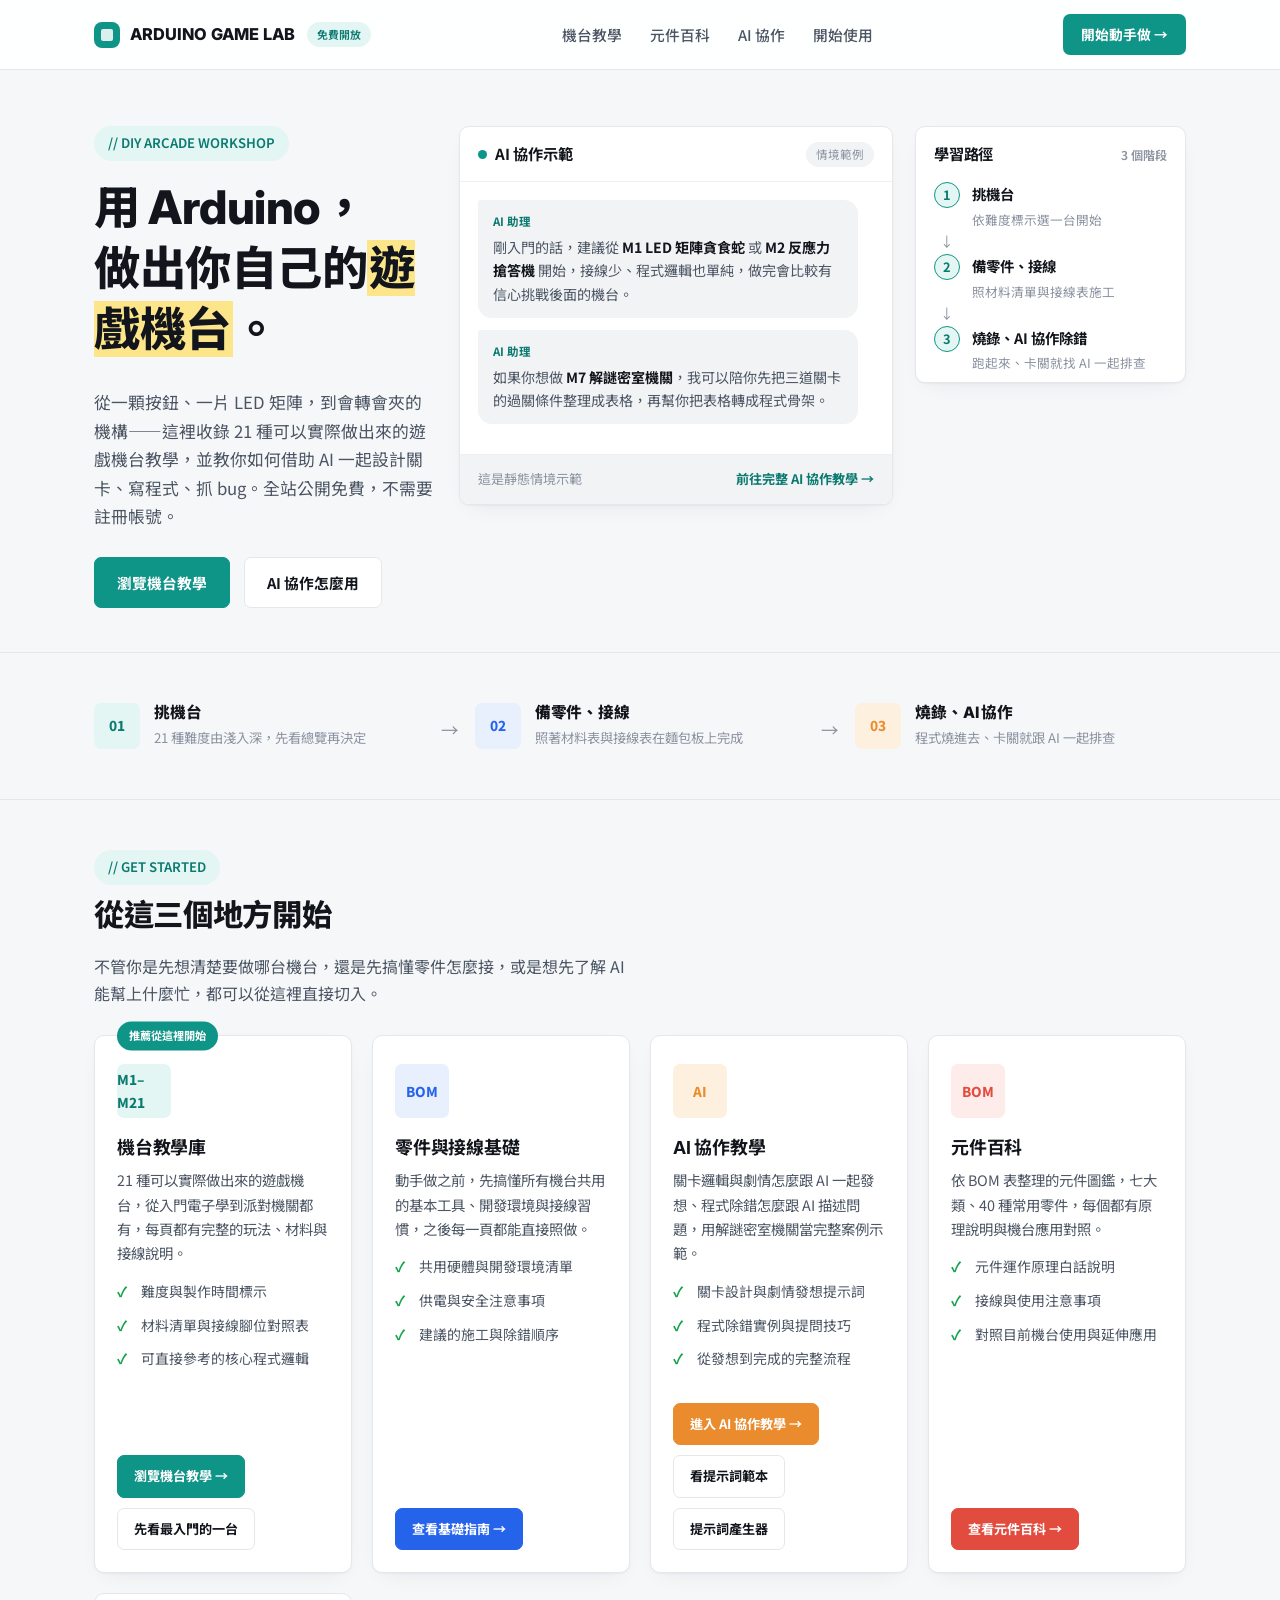
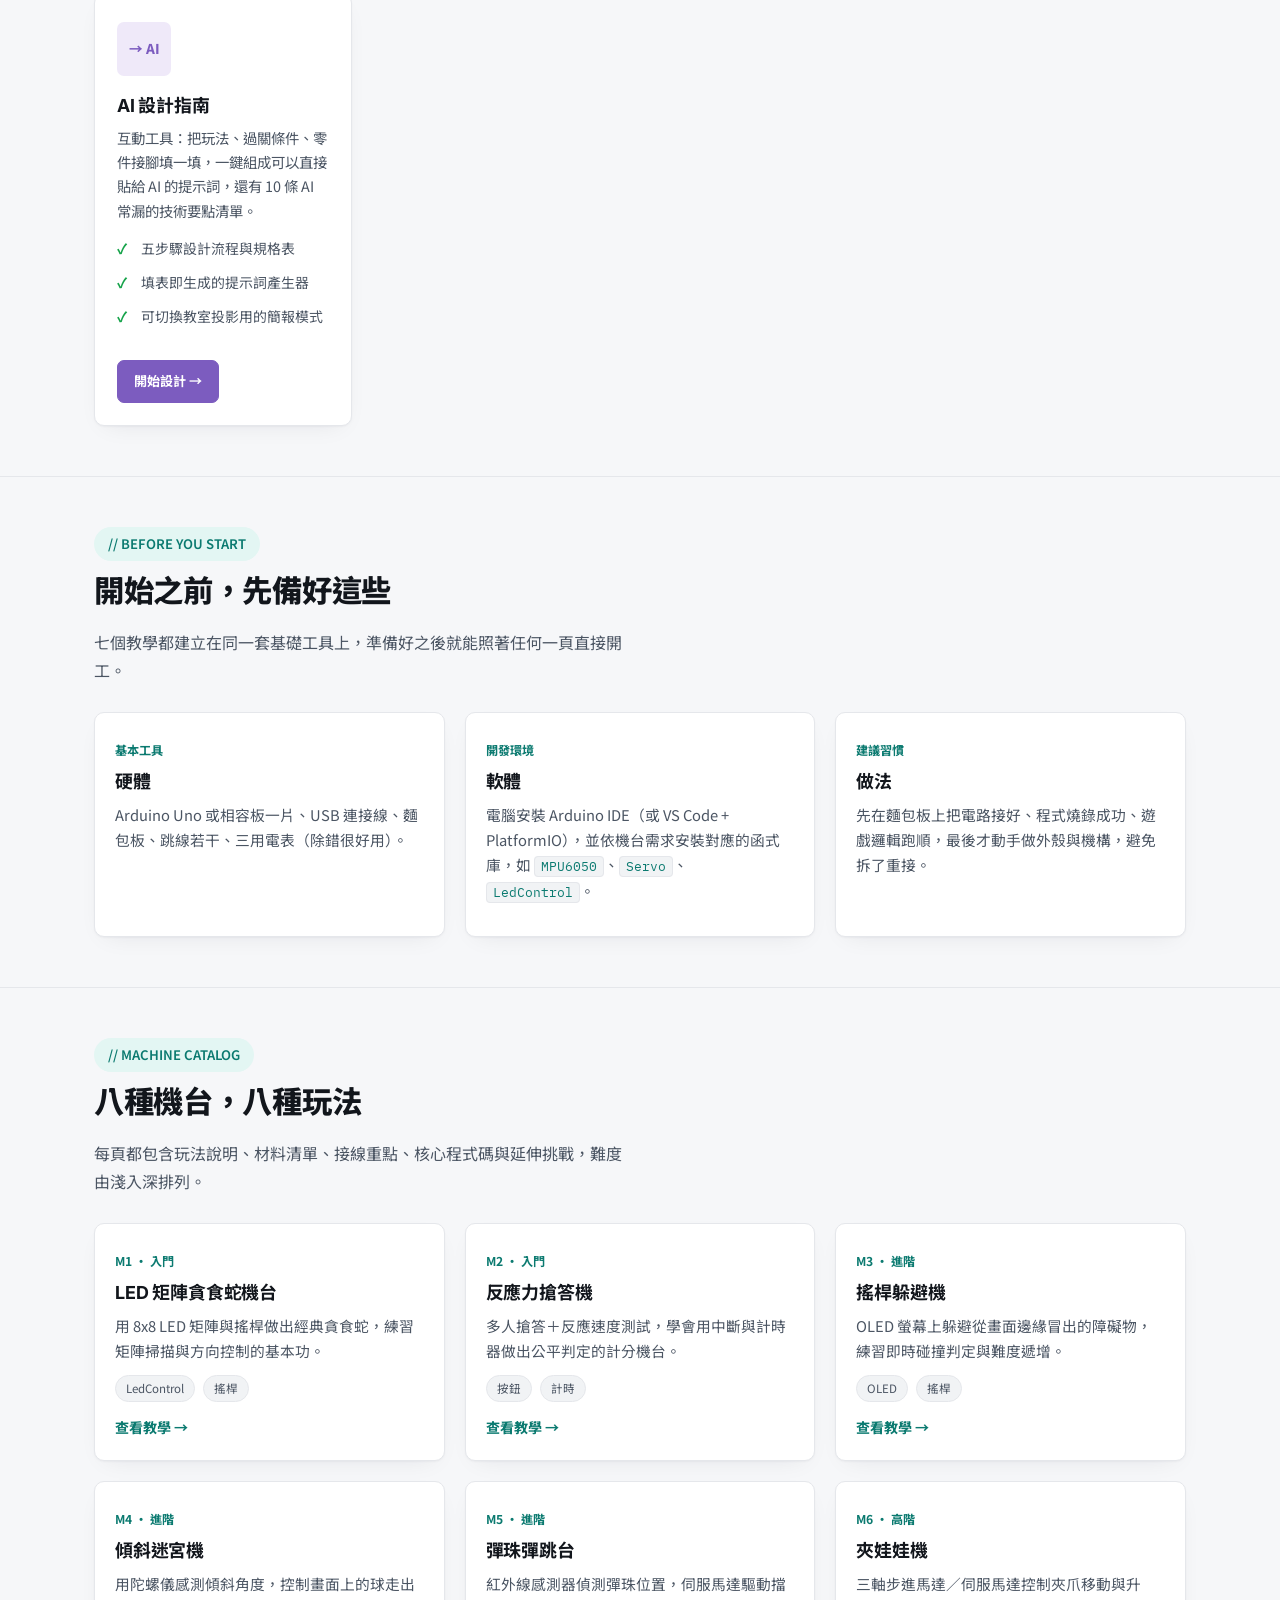
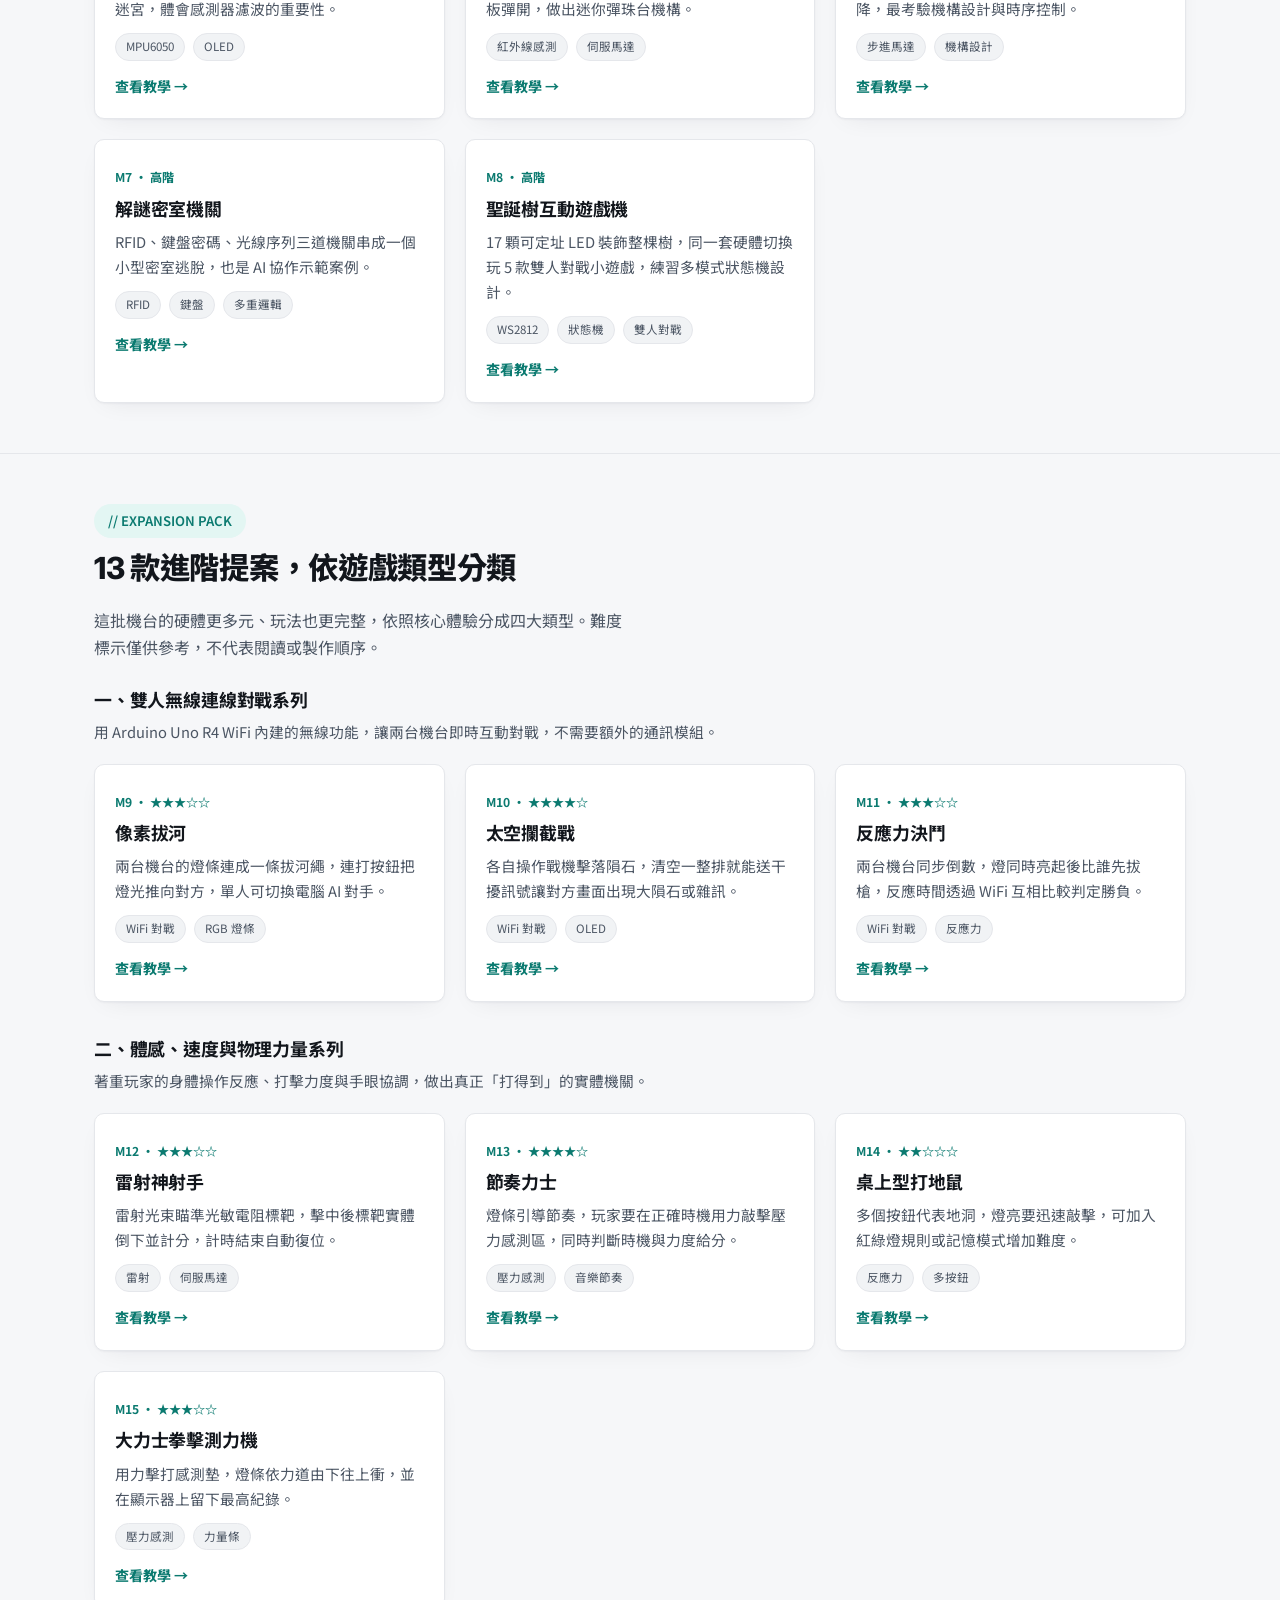
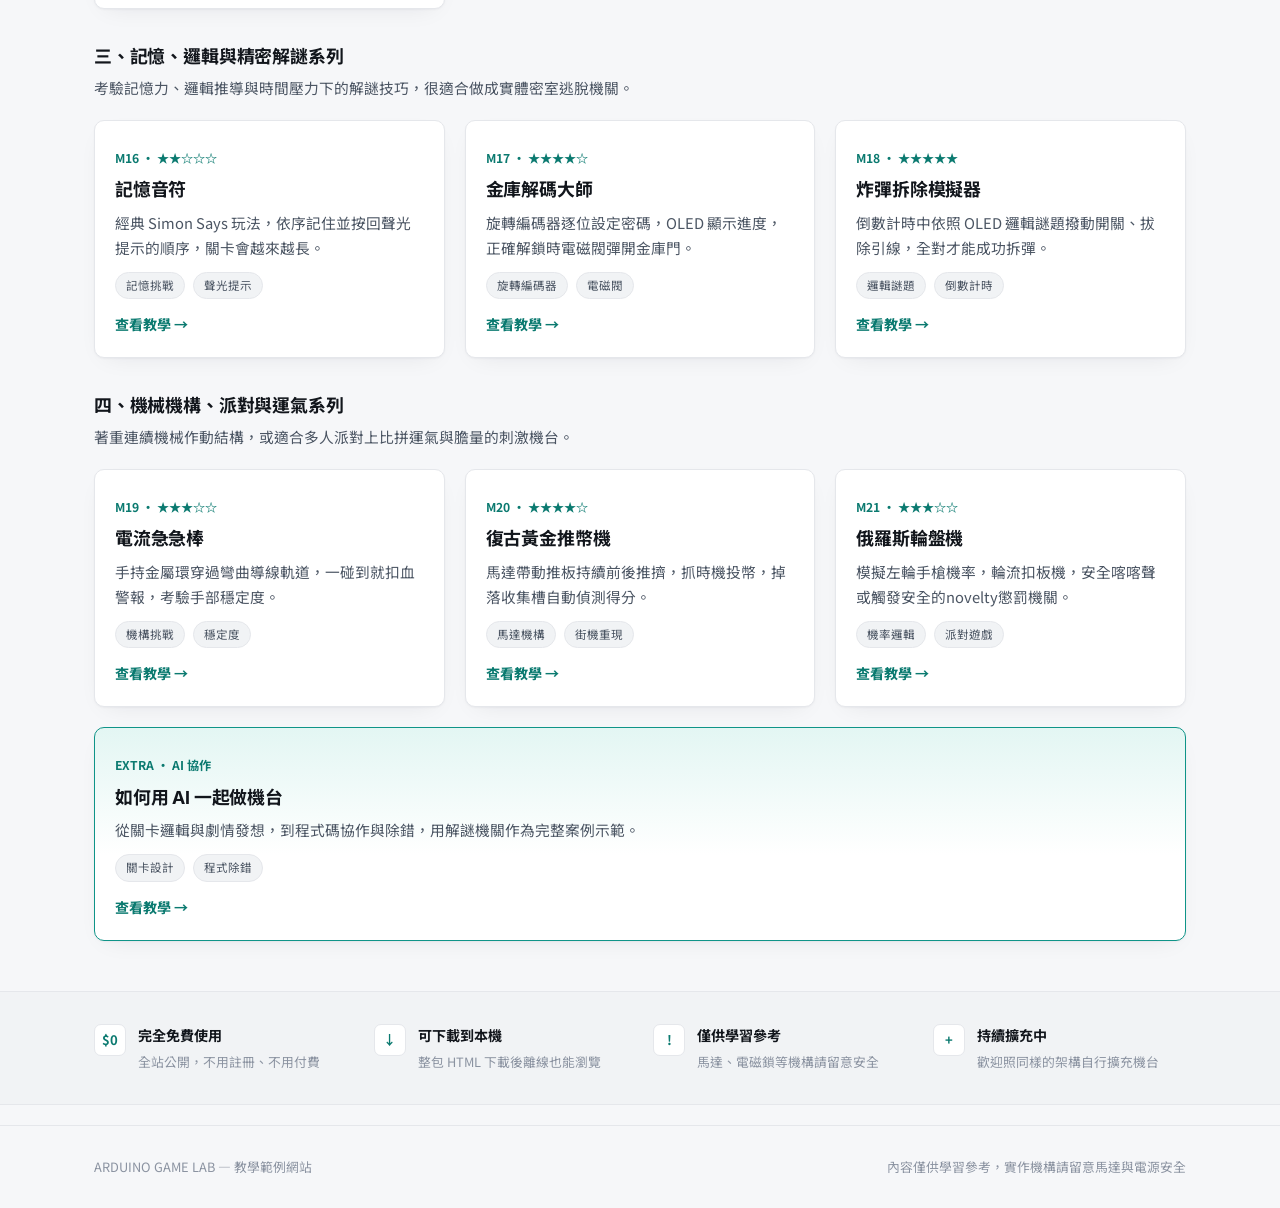
<file: index.html>
<!DOCTYPE html>
<html lang="zh-Hant">
<head>
<meta charset="UTF-8">
<meta name="viewport" content="width=device-width, initial-scale=1.0">
<title>Arduino Game Lab｜自製遊戲機台教學</title>
<link rel="stylesheet" href="style.css">
</head>
<body>

<header class="site-header">
  <nav class="nav">
    <div class="brand"><span class="dot"></span> ARDUINO GAME LAB <span class="free-badge">免費開放</span></div>
    <div class="nav-links">
      <a href="#machines">機台教學</a>
      <a href="components.html">元件百科</a>
      <a href="ai-collaboration.html">AI 協作</a>
      <a href="#start">開始使用</a>
    </div>
    <a href="#machines" class="nav-cta">開始動手做 →</a>
  </nav>
</header>

<section class="hero">
  <div class="wrap hero-grid-app">
    <div>
      <span class="eyebrow">// DIY ARCADE WORKSHOP</span>
      <h1>用 Arduino，<br>做出你自己的<span class="hl">遊戲機台</span>。</h1>
      <p class="lead">從一顆按鈕、一片 LED 矩陣，到會轉會夾的機構——這裡收錄 21 種可以實際做出來的遊戲機台教學，並教你如何借助 AI 一起設計關卡、寫程式、抓 bug。全站公開免費，不需要註冊帳號。</p>
      <div class="btn-row">
        <a href="#machines" class="btn btn-primary">瀏覽機台教學</a>
        <a href="ai-collaboration.html" class="btn btn-ghost">AI 協作怎麼用</a>
      </div>
    </div>

    <a class="assistant-panel" href="ai-collaboration.html">
      <div class="assistant-head">
        <span class="title"><span class="dot"></span> AI 協作示範</span>
        <span class="badge">情境範例</span>
      </div>
      <div class="assistant-body">
        <div class="chat-bubble bot">
          <span class="who">AI 助理</span>
          剛入門的話，建議從 <strong>M1 LED 矩陣貪食蛇</strong> 或 <strong>M2 反應力搶答機</strong> 開始，接線少、程式邏輯也單純，做完會比較有信心挑戰後面的機台。
        </div>
        <div class="chat-bubble bot">
          <span class="who">AI 助理</span>
          如果你想做 <strong>M7 解謎密室機關</strong>，我可以陪你先把三道關卡的過關條件整理成表格，再幫你把表格轉成程式骨架。
        </div>
      </div>
      <div class="assistant-cta">
        <span>這是靜態情境示範</span>
        <span class="go">前往完整 AI 協作教學 →</span>
      </div>
    </a>

    <div class="progress-panel">
      <div class="progress-head"><h3>學習路徑</h3><span>3 個階段</span></div>
      <div class="progress-item">
        <span class="num">1</span>
        <div><strong>挑機台</strong><p>依難度標示選一台開始</p></div>
      </div>
      <div class="progress-arrow">↓</div>
      <div class="progress-item">
        <span class="num">2</span>
        <div><strong>備零件、接線</strong><p>照材料清單與接線表施工</p></div>
      </div>
      <div class="progress-arrow">↓</div>
      <div class="progress-item">
        <span class="num">3</span>
        <div><strong>燒錄、AI 協作除錯</strong><p>跑起來、卡關就找 AI 一起排查</p></div>
      </div>
    </div>
  </div>
</section>

<hr class="divider">

<section>
  <div class="wrap">
    <div class="flow-row">
      <div class="flow-step">
        <div class="flow-icon">01</div>
        <div><h4>挑機台</h4><p>21 種難度由淺入深，先看總覽再決定</p></div>
      </div>
      <span class="flow-arrow">→</span>
      <div class="flow-step">
        <div class="flow-icon">02</div>
        <div><h4>備零件、接線</h4><p>照著材料表與接線表在麵包板上完成</p></div>
      </div>
      <span class="flow-arrow">→</span>
      <div class="flow-step">
        <div class="flow-icon">03</div>
        <div><h4>燒錄、AI 協作</h4><p>程式燒進去、卡關就跟 AI 一起排查</p></div>
      </div>
    </div>
  </div>
</section>

<hr class="divider">

<section>
  <div class="wrap">
    <div class="section-head">
      <span class="eyebrow">// GET STARTED</span>
      <h2>從這三個地方開始</h2>
      <p>不管你是先想清楚要做哪台機台，還是先搞懂零件怎麼接，或是想先了解 AI 能幫上什麼忙，都可以從這裡直接切入。</p>
    </div>
    <div class="feature-grid">

      <div class="feature-card">
        <span class="ribbon">推薦從這裡開始</span>
        <div class="icon-block">M1–M21</div>
        <h3>機台教學庫</h3>
        <p class="desc">21 種可以實際做出來的遊戲機台，從入門電子學到派對機關都有，每頁都有完整的玩法、材料與接線說明。</p>
        <ul class="check-list">
          <li>難度與製作時間標示</li>
          <li>材料清單與接線腳位對照表</li>
          <li>可直接參考的核心程式邏輯</li>
        </ul>
        <div class="card-btn-row">
          <a href="#machines" class="btn btn-primary btn-sm">瀏覽機台教學 →</a>
          <a href="machines/led-matrix-snake.html" class="btn btn-ghost btn-sm">先看最入門的一台</a>
        </div>
      </div>

      <div class="feature-card blue">
        <div class="icon-block">BOM</div>
        <h3>零件與接線基礎</h3>
        <p class="desc">動手做之前，先搞懂所有機台共用的基本工具、開發環境與接線習慣，之後每一頁都能直接照做。</p>
        <ul class="check-list">
          <li>共用硬體與開發環境清單</li>
          <li>供電與安全注意事項</li>
          <li>建議的施工與除錯順序</li>
        </ul>
        <div class="card-btn-row">
          <a href="#start" class="btn btn-blue btn-sm">查看基礎指南 →</a>
        </div>
      </div>

      <div class="feature-card orange">
        <div class="icon-block">AI</div>
        <h3>AI 協作教學</h3>
        <p class="desc">關卡邏輯與劇情怎麼跟 AI 一起發想、程式除錯怎麼跟 AI 描述問題，用解謎密室機關當完整案例示範。</p>
        <ul class="check-list">
          <li>關卡設計與劇情發想提示詞</li>
          <li>程式除錯實例與提問技巧</li>
          <li>從發想到完成的完整流程</li>
        </ul>
        <div class="card-btn-row">
          <a href="ai-collaboration.html" class="btn btn-orange btn-sm">進入 AI 協作教學 →</a>
          <a href="ai-collaboration.html#design-prompts" class="btn btn-ghost btn-sm">看提示詞範本</a>
          <a href="design-guide.html" class="btn btn-ghost btn-sm">提示詞產生器</a>
        </div>
      </div>

      <div class="feature-card red">
        <div class="icon-block">BOM</div>
        <h3>元件百科</h3>
        <p class="desc">依 BOM 表整理的元件圖鑑，七大類、40 種常用零件，每個都有原理說明與機台應用對照。</p>
        <ul class="check-list">
          <li>元件運作原理白話說明</li>
          <li>接線與使用注意事項</li>
          <li>對照目前機台使用與延伸應用</li>
        </ul>
        <div class="card-btn-row">
          <a href="components.html" class="btn btn-red btn-sm">查看元件百科 →</a>
        </div>
      </div>

      <div class="feature-card purple">
        <div class="icon-block">→ AI</div>
        <h3>AI 設計指南</h3>
        <p class="desc">互動工具：把玩法、過關條件、零件接腳填一填，一鍵組成可以直接貼給 AI 的提示詞，還有 10 條 AI 常漏的技術要點清單。</p>
        <ul class="check-list">
          <li>五步驟設計流程與規格表</li>
          <li>填表即生成的提示詞產生器</li>
          <li>可切換教室投影用的簡報模式</li>
        </ul>
        <div class="card-btn-row">
          <a href="design-guide.html" class="btn btn-purple btn-sm">開始設計 →</a>
        </div>
      </div>

    </div>
  </div>
</section>

<hr class="divider">

<section id="start">
  <div class="wrap">
    <div class="section-head">
      <span class="eyebrow">// BEFORE YOU START</span>
      <h2>開始之前，先備好這些</h2>
      <p>七個教學都建立在同一套基礎工具上，準備好之後就能照著任何一頁直接開工。</p>
    </div>
    <div class="card-grid">
      <div class="card">
        <span class="ref">基本工具</span>
        <h3>硬體</h3>
        <p>Arduino Uno 或相容板一片、USB 連接線、麵包板、跳線若干、三用電表（除錯很好用）。</p>
      </div>
      <div class="card">
        <span class="ref">開發環境</span>
        <h3>軟體</h3>
        <p>電腦安裝 Arduino IDE（或 VS Code + PlatformIO），並依機台需求安裝對應的函式庫，如 <code>MPU6050</code>、<code>Servo</code>、<code>LedControl</code>。</p>
      </div>
      <div class="card">
        <span class="ref">建議習慣</span>
        <h3>做法</h3>
        <p>先在麵包板上把電路接好、程式燒錄成功、遊戲邏輯跑順，最後才動手做外殼與機構，避免拆了重接。</p>
      </div>
    </div>
  </div>
</section>

<hr class="divider">

<section id="machines">
  <div class="wrap">
    <div class="section-head">
      <span class="eyebrow">// MACHINE CATALOG</span>
      <h2>八種機台，八種玩法</h2>
      <p>每頁都包含玩法說明、材料清單、接線重點、核心程式碼與延伸挑戰，難度由淺入深排列。</p>
    </div>
    <div class="card-grid">

      <div class="card">
        <span class="ref">M1 · 入門</span>
        <h3>LED 矩陣貪食蛇機台</h3>
        <p>用 8x8 LED 矩陣與搖桿做出經典貪食蛇，練習矩陣掃描與方向控制的基本功。</p>
        <div class="tag-row"><span class="tag">LedControl</span><span class="tag">搖桿</span></div>
        <a class="card-link" href="machines/led-matrix-snake.html">查看教學 →</a>
      </div>

      <div class="card">
        <span class="ref">M2 · 入門</span>
        <h3>反應力搶答機</h3>
        <p>多人搶答＋反應速度測試，學會用中斷與計時器做出公平判定的計分機台。</p>
        <div class="tag-row"><span class="tag">按鈕</span><span class="tag">計時</span></div>
        <a class="card-link" href="machines/reaction-button.html">查看教學 →</a>
      </div>

      <div class="card">
        <span class="ref">M3 · 進階</span>
        <h3>搖桿躲避機</h3>
        <p>OLED 螢幕上躲避從畫面邊緣冒出的障礙物，練習即時碰撞判定與難度遞增。</p>
        <div class="tag-row"><span class="tag">OLED</span><span class="tag">搖桿</span></div>
        <a class="card-link" href="machines/joystick-dodge.html">查看教學 →</a>
      </div>

      <div class="card">
        <span class="ref">M4 · 進階</span>
        <h3>傾斜迷宮機</h3>
        <p>用陀螺儀感測傾斜角度，控制畫面上的球走出迷宮，體會感測器濾波的重要性。</p>
        <div class="tag-row"><span class="tag">MPU6050</span><span class="tag">OLED</span></div>
        <a class="card-link" href="machines/tilt-maze.html">查看教學 →</a>
      </div>

      <div class="card">
        <span class="ref">M5 · 進階</span>
        <h3>彈珠彈跳台</h3>
        <p>紅外線感測器偵測彈珠位置，伺服馬達驅動擋板彈開，做出迷你彈珠台機構。</p>
        <div class="tag-row"><span class="tag">紅外線感測</span><span class="tag">伺服馬達</span></div>
        <a class="card-link" href="machines/pinball.html">查看教學 →</a>
      </div>

      <div class="card">
        <span class="ref">M6 · 高階</span>
        <h3>夾娃娃機</h3>
        <p>三軸步進馬達／伺服馬達控制夾爪移動與升降，最考驗機構設計與時序控制。</p>
        <div class="tag-row"><span class="tag">步進馬達</span><span class="tag">機構設計</span></div>
        <a class="card-link" href="machines/claw-machine.html">查看教學 →</a>
      </div>

      <div class="card">
        <span class="ref">M7 · 高階</span>
        <h3>解謎密室機關</h3>
        <p>RFID、鍵盤密碼、光線序列三道機關串成一個小型密室逃脫，也是 AI 協作示範案例。</p>
        <div class="tag-row"><span class="tag">RFID</span><span class="tag">鍵盤</span><span class="tag">多重邏輯</span></div>
        <a class="card-link" href="machines/puzzle-escape.html">查看教學 →</a>
      </div>

      <div class="card">
        <span class="ref">M8 · 高階</span>
        <h3>聖誕樹互動遊戲機</h3>
        <p>17 顆可定址 LED 裝飾整棵樹，同一套硬體切換玩 5 款雙人對戰小遊戲，練習多模式狀態機設計。</p>
        <div class="tag-row"><span class="tag">WS2812</span><span class="tag">狀態機</span><span class="tag">雙人對戰</span></div>
        <a class="card-link" href="machines/christmas-tree.html">查看教學 →</a>
      </div>

    </div>
  </div>
</section>

<hr class="divider">

<section>
  <div class="wrap">
    <div class="section-head">
      <span class="eyebrow">// EXPANSION PACK</span>
      <h2>13 款進階提案，依遊戲類型分類</h2>
      <p>這批機台的硬體更多元、玩法也更完整，依照核心體驗分成四大類型。難度標示僅供參考，不代表閱讀或製作順序。</p>
    </div>

    <h3 style="margin-bottom:6px;">一、雙人無線連線對戰系列</h3>
    <p style="margin-bottom:20px; font-size:0.92rem;">用 Arduino Uno R4 WiFi 內建的無線功能，讓兩台機台即時互動對戰，不需要額外的通訊模組。</p>
    <div class="card-grid">
      <div class="card">
        <span class="ref">M9 · ★★★☆☆</span>
        <h3>像素拔河</h3>
        <p>兩台機台的燈條連成一條拔河繩，連打按鈕把燈光推向對方，單人可切換電腦 AI 對手。</p>
        <div class="tag-row"><span class="tag">WiFi 對戰</span><span class="tag">RGB 燈條</span></div>
        <a class="card-link" href="machines/tug-of-war-wifi.html">查看教學 →</a>
      </div>
      <div class="card">
        <span class="ref">M10 · ★★★★☆</span>
        <h3>太空攔截戰</h3>
        <p>各自操作戰機擊落隕石，清空一整排就能送干擾訊號讓對方畫面出現大隕石或雜訊。</p>
        <div class="tag-row"><span class="tag">WiFi 對戰</span><span class="tag">OLED</span></div>
        <a class="card-link" href="machines/space-defense.html">查看教學 →</a>
      </div>
      <div class="card">
        <span class="ref">M11 · ★★★☆☆</span>
        <h3>反應力決鬥</h3>
        <p>兩台機台同步倒數，燈同時亮起後比誰先拔槍，反應時間透過 WiFi 互相比較判定勝負。</p>
        <div class="tag-row"><span class="tag">WiFi 對戰</span><span class="tag">反應力</span></div>
        <a class="card-link" href="machines/wild-gunman.html">查看教學 →</a>
      </div>
    </div>

    <h3 style="margin:36px 0 6px;">二、體感、速度與物理力量系列</h3>
    <p style="margin-bottom:20px; font-size:0.92rem;">著重玩家的身體操作反應、打擊力度與手眼協調，做出真正「打得到」的實體機關。</p>
    <div class="card-grid">
      <div class="card">
        <span class="ref">M12 · ★★★☆☆</span>
        <h3>雷射神射手</h3>
        <p>雷射光束瞄準光敏電阻標靶，擊中後標靶實體倒下並計分，計時結束自動復位。</p>
        <div class="tag-row"><span class="tag">雷射</span><span class="tag">伺服馬達</span></div>
        <a class="card-link" href="machines/laser-shooter.html">查看教學 →</a>
      </div>
      <div class="card">
        <span class="ref">M13 · ★★★★☆</span>
        <h3>節奏力士</h3>
        <p>燈條引導節奏，玩家要在正確時機用力敲擊壓力感測區，同時判斷時機與力度給分。</p>
        <div class="tag-row"><span class="tag">壓力感測</span><span class="tag">音樂節奏</span></div>
        <a class="card-link" href="machines/rhythm-striker.html">查看教學 →</a>
      </div>
      <div class="card">
        <span class="ref">M14 · ★★☆☆☆</span>
        <h3>桌上型打地鼠</h3>
        <p>多個按鈕代表地洞，燈亮要迅速敲擊，可加入紅綠燈規則或記憶模式增加難度。</p>
        <div class="tag-row"><span class="tag">反應力</span><span class="tag">多按鈕</span></div>
        <a class="card-link" href="machines/mini-whac-a-mole.html">查看教學 →</a>
      </div>
      <div class="card">
        <span class="ref">M15 · ★★★☆☆</span>
        <h3>大力士拳擊測力機</h3>
        <p>用力擊打感測墊，燈條依力道由下往上衝，並在顯示器上留下最高紀錄。</p>
        <div class="tag-row"><span class="tag">壓力感測</span><span class="tag">力量條</span></div>
        <a class="card-link" href="machines/punch-power-meter.html">查看教學 →</a>
      </div>
    </div>

    <h3 style="margin:36px 0 6px;">三、記憶、邏輯與精密解謎系列</h3>
    <p style="margin-bottom:20px; font-size:0.92rem;">考驗記憶力、邏輯推導與時間壓力下的解謎技巧，很適合做成實體密室逃脫機關。</p>
    <div class="card-grid">
      <div class="card">
        <span class="ref">M16 · ★★☆☆☆</span>
        <h3>記憶音符</h3>
        <p>經典 Simon Says 玩法，依序記住並按回聲光提示的順序，關卡會越來越長。</p>
        <div class="tag-row"><span class="tag">記憶挑戰</span><span class="tag">聲光提示</span></div>
        <a class="card-link" href="machines/memory-notes.html">查看教學 →</a>
      </div>
      <div class="card">
        <span class="ref">M17 · ★★★★☆</span>
        <h3>金庫解碼大師</h3>
        <p>旋轉編碼器逐位設定密碼，OLED 顯示進度，正確解鎖時電磁閥彈開金庫門。</p>
        <div class="tag-row"><span class="tag">旋轉編碼器</span><span class="tag">電磁閥</span></div>
        <a class="card-link" href="machines/vault-cracker.html">查看教學 →</a>
      </div>
      <div class="card">
        <span class="ref">M18 · ★★★★★</span>
        <h3>炸彈拆除模擬器</h3>
        <p>倒數計時中依照 OLED 邏輯謎題撥動開關、拔除引線，全對才能成功拆彈。</p>
        <div class="tag-row"><span class="tag">邏輯謎題</span><span class="tag">倒數計時</span></div>
        <a class="card-link" href="machines/bomb-defuser.html">查看教學 →</a>
      </div>
    </div>

    <h3 style="margin:36px 0 6px;">四、機械機構、派對與運氣系列</h3>
    <p style="margin-bottom:20px; font-size:0.92rem;">著重連續機械作動結構，或適合多人派對上比拼運氣與膽量的刺激機台。</p>
    <div class="card-grid">
      <div class="card">
        <span class="ref">M19 · ★★★☆☆</span>
        <h3>電流急急棒</h3>
        <p>手持金屬環穿過彎曲導線軌道，一碰到就扣血警報，考驗手部穩定度。</p>
        <div class="tag-row"><span class="tag">機構挑戰</span><span class="tag">穩定度</span></div>
        <a class="card-link" href="machines/steady-hand.html">查看教學 →</a>
      </div>
      <div class="card">
        <span class="ref">M20 · ★★★★☆</span>
        <h3>復古黃金推幣機</h3>
        <p>馬達帶動推板持續前後推擠，抓時機投幣，掉落收集槽自動偵測得分。</p>
        <div class="tag-row"><span class="tag">馬達機構</span><span class="tag">街機重現</span></div>
        <a class="card-link" href="machines/coin-pusher.html">查看教學 →</a>
      </div>
      <div class="card">
        <span class="ref">M21 · ★★★☆☆</span>
        <h3>俄羅斯輪盤機</h3>
        <p>模擬左輪手槍機率，輪流扣板機，安全喀喀聲或觸發安全的novelty懲罰機關。</p>
        <div class="tag-row"><span class="tag">機率邏輯</span><span class="tag">派對遊戲</span></div>
        <a class="card-link" href="machines/russian-roulette.html">查看教學 →</a>
      </div>
    </div>

    <div class="card highlight" style="margin-top:20px;">
      <span class="ref">EXTRA · AI 協作</span>
      <h3>如何用 AI 一起做機台</h3>
      <p>從關卡邏輯與劇情發想，到程式碼協作與除錯，用解謎機關作為完整案例示範。</p>
      <div class="tag-row"><span class="tag">關卡設計</span><span class="tag">程式除錯</span></div>
      <a class="card-link" href="ai-collaboration.html">查看教學 →</a>
    </div>

  </div>
</section>

<section class="info-strip">
  <div class="wrap info-grid">
    <div class="info-item">
      <span class="mark">$0</span>
      <div><strong>完全免費使用</strong><p>全站公開，不用註冊、不用付費</p></div>
    </div>
    <div class="info-item">
      <span class="mark">↓</span>
      <div><strong>可下載到本機</strong><p>整包 HTML 下載後離線也能瀏覽</p></div>
    </div>
    <div class="info-item">
      <span class="mark">!</span>
      <div><strong>僅供學習參考</strong><p>馬達、電磁鎖等機構請留意安全</p></div>
    </div>
    <div class="info-item">
      <span class="mark">+</span>
      <div><strong>持續擴充中</strong><p>歡迎照同樣的架構自行擴充機台</p></div>
    </div>
  </div>
</section>

<footer>
  <div class="wrap">
    <span>ARDUINO GAME LAB — 教學範例網站</span>
    <span>內容僅供學習參考，實作機構請留意馬達與電源安全</span>
  </div>
</footer>

</body>
</html>
</file>
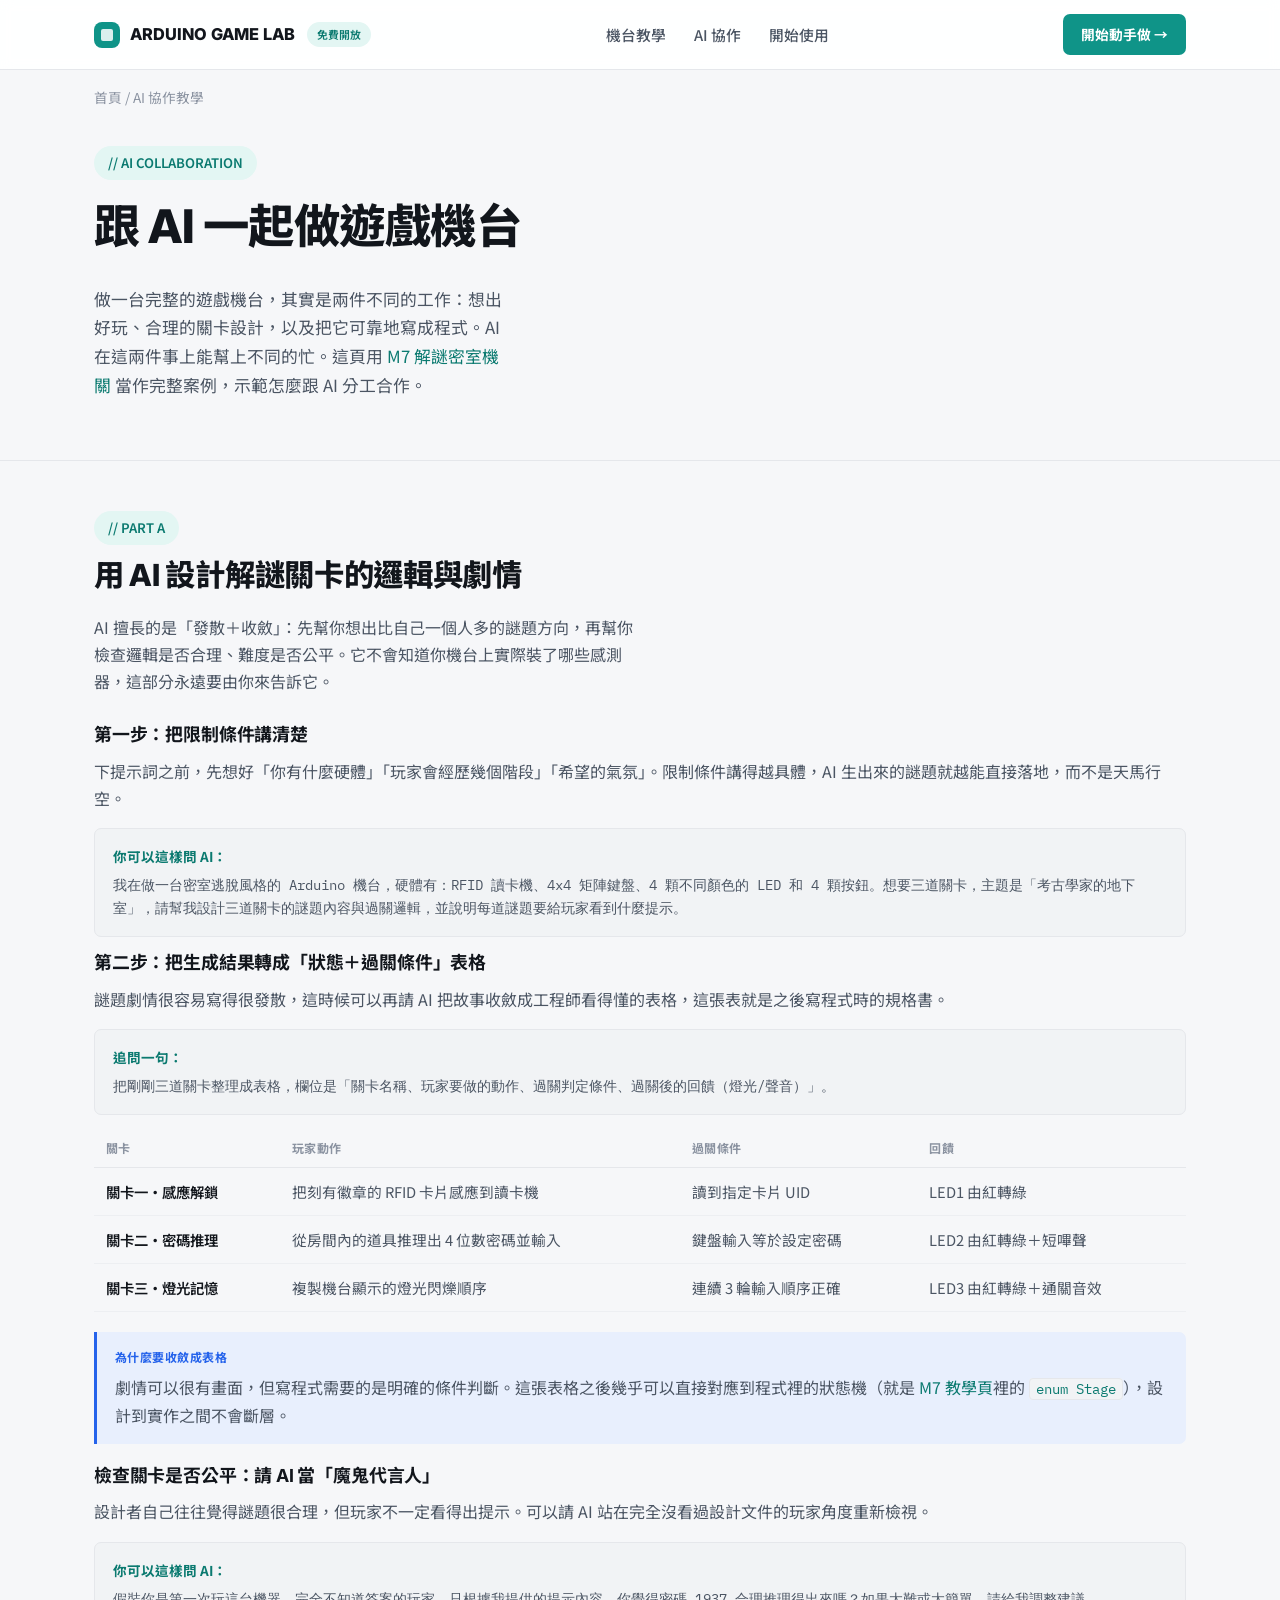
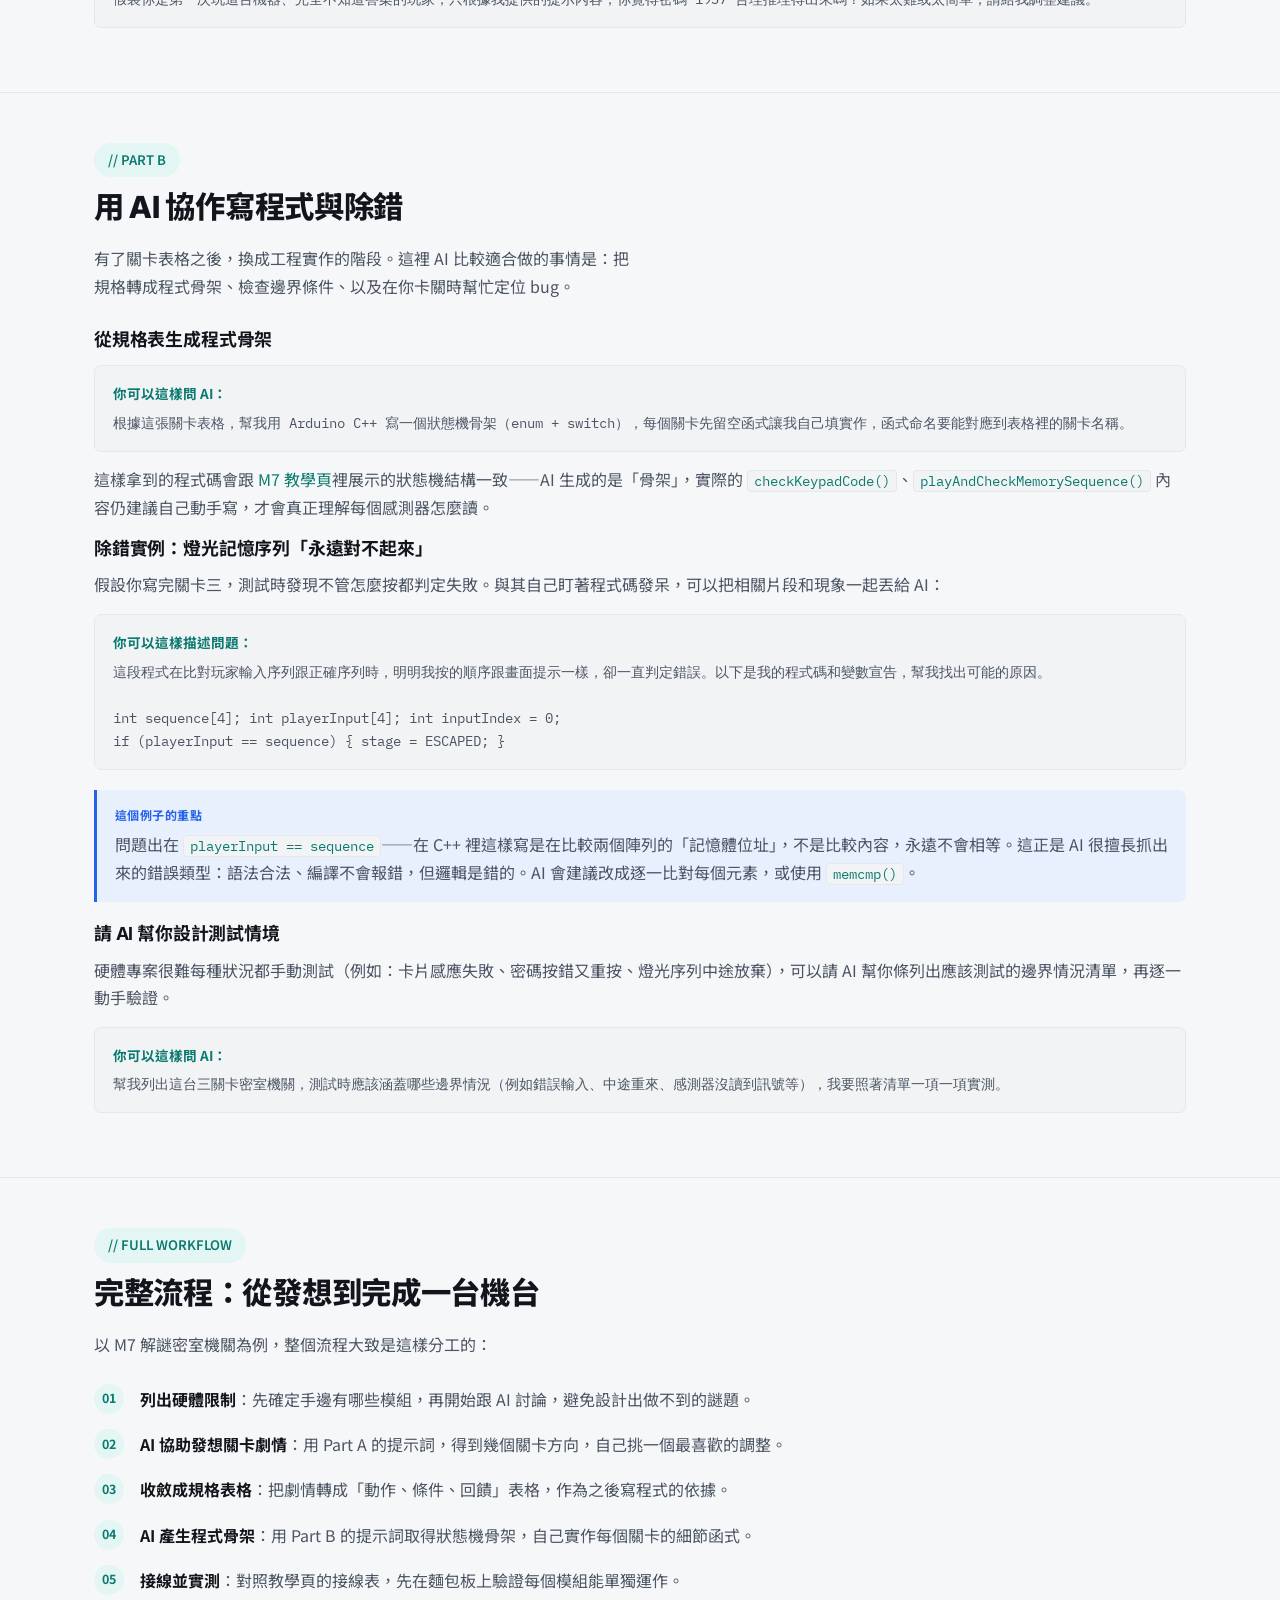
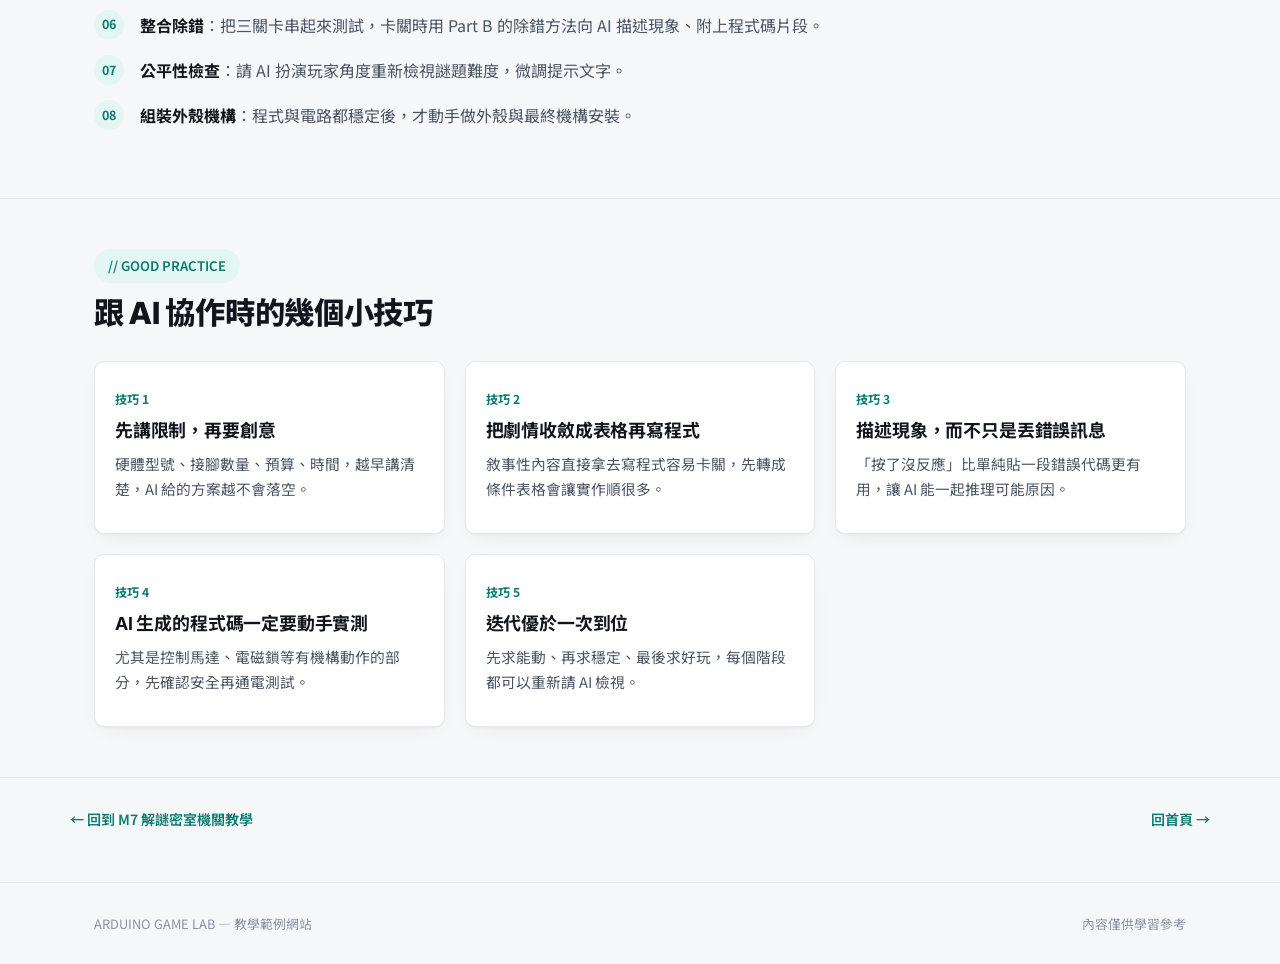
<file: ai-collaboration.html>
<!DOCTYPE html>
<html lang="zh-Hant">
<head>
<meta charset="UTF-8">
<meta name="viewport" content="width=device-width, initial-scale=1.0">
<title>AI 協作教學｜Arduino Game Lab</title>
<link rel="stylesheet" href="style.css">
</head>
<body>

<header class="site-header">
  <nav class="nav">
    <div class="brand"><span class="dot"></span> ARDUINO GAME LAB <span class="free-badge">免費開放</span></div>
    <div class="nav-links">
      <a href="index.html#machines">機台教學</a>
      <a href="ai-collaboration.html">AI 協作</a>
      <a href="index.html#start">開始使用</a>
    </div>
    <a href="index.html#machines" class="nav-cta">開始動手做 →</a>
  </nav>
</header>
<div class="breadcrumb"><a href="index.html">首頁</a> / AI 協作教學</div>

<section class="hero" style="padding-top:36px;">
  <div class="wrap">
    <span class="eyebrow">// AI COLLABORATION</span>
    <h1>跟 AI 一起做遊戲機台</h1>
    <p class="lead">做一台完整的遊戲機台，其實是兩件不同的工作：想出好玩、合理的關卡設計，以及把它可靠地寫成程式。AI 在這兩件事上能幫上不同的忙。這頁用 <a href="machines/puzzle-escape.html">M7 解謎密室機關</a> 當作完整案例，示範怎麼跟 AI 分工合作。</p>
  </div>
</section>

<hr class="divider">

<section id="design-prompts">
  <div class="wrap">
    <div class="section-head">
      <span class="eyebrow">// PART A</span>
      <h2>用 AI 設計解謎關卡的邏輯與劇情</h2>
      <p>AI 擅長的是「發散＋收斂」：先幫你想出比自己一個人多的謎題方向，再幫你檢查邏輯是否合理、難度是否公平。它不會知道你機台上實際裝了哪些感測器，這部分永遠要由你來告訴它。</p>
    </div>

    <h3>第一步：把限制條件講清楚</h3>
    <p>下提示詞之前，先想好「你有什麼硬體」「玩家會經歷幾個階段」「希望的氣氛」。限制條件講得越具體，AI 生出來的謎題就越能直接落地，而不是天馬行空。</p>

    <div class="prompt-card">
      <span class="who">你可以這樣問 AI：</span>
      我在做一台密室逃脫風格的 Arduino 機台，硬體有：RFID 讀卡機、4x4 矩陣鍵盤、4 顆不同顏色的 LED 和 4 顆按鈕。想要三道關卡，主題是「考古學家的地下室」，請幫我設計三道關卡的謎題內容與過關邏輯，並說明每道謎題要給玩家看到什麼提示。
    </div>

    <h3>第二步：把生成結果轉成「狀態＋過關條件」表格</h3>
    <p>謎題劇情很容易寫得很發散，這時候可以再請 AI 把故事收斂成工程師看得懂的表格，這張表就是之後寫程式時的規格書。</p>

    <div class="prompt-card">
      <span class="who">追問一句：</span>
      把剛剛三道關卡整理成表格，欄位是「關卡名稱、玩家要做的動作、過關判定條件、過關後的回饋（燈光/聲音）」。
    </div>

    <table>
      <thead><tr><th>關卡</th><th>玩家動作</th><th>過關條件</th><th>回饋</th></tr></thead>
      <tbody>
        <tr><td>關卡一・感應解鎖</td><td>把刻有徽章的 RFID 卡片感應到讀卡機</td><td>讀到指定卡片 UID</td><td>LED1 由紅轉綠</td></tr>
        <tr><td>關卡二・密碼推理</td><td>從房間內的道具推理出 4 位數密碼並輸入</td><td>鍵盤輸入等於設定密碼</td><td>LED2 由紅轉綠＋短嗶聲</td></tr>
        <tr><td>關卡三・燈光記憶</td><td>複製機台顯示的燈光閃爍順序</td><td>連續 3 輪輸入順序正確</td><td>LED3 由紅轉綠＋通關音效</td></tr>
      </tbody>
    </table>

    <div class="note">
      <span class="note-label">為什麼要收斂成表格</span>
      <p>劇情可以很有畫面，但寫程式需要的是明確的條件判斷。這張表格之後幾乎可以直接對應到程式裡的狀態機（就是 <a href="machines/puzzle-escape.html">M7 教學頁</a>裡的 <code>enum Stage</code>），設計到實作之間不會斷層。</p>
    </div>

    <h3>檢查關卡是否公平：請 AI 當「魔鬼代言人」</h3>
    <p>設計者自己往往覺得謎題很合理，但玩家不一定看得出提示。可以請 AI 站在完全沒看過設計文件的玩家角度重新檢視。</p>
    <div class="prompt-card">
      <span class="who">你可以這樣問 AI：</span>
      假裝你是第一次玩這台機器、完全不知道答案的玩家，只根據我提供的提示內容，你覺得密碼 1937 合理推理得出來嗎？如果太難或太簡單，請給我調整建議。
    </div>
  </div>
</section>

<hr class="divider">

<section>
  <div class="wrap">
    <div class="section-head">
      <span class="eyebrow">// PART B</span>
      <h2>用 AI 協作寫程式與除錯</h2>
      <p>有了關卡表格之後，換成工程實作的階段。這裡 AI 比較適合做的事情是：把規格轉成程式骨架、檢查邊界條件、以及在你卡關時幫忙定位 bug。</p>
    </div>

    <h3>從規格表生成程式骨架</h3>
    <div class="prompt-card">
      <span class="who">你可以這樣問 AI：</span>
      根據這張關卡表格，幫我用 Arduino C++ 寫一個狀態機骨架（enum + switch），每個關卡先留空函式讓我自己填實作，函式命名要能對應到表格裡的關卡名稱。
    </div>
    <p>這樣拿到的程式碼會跟 <a href="machines/puzzle-escape.html">M7 教學頁</a>裡展示的狀態機結構一致——AI 生成的是「骨架」，實際的 <code>checkKeypadCode()</code>、<code>playAndCheckMemorySequence()</code> 內容仍建議自己動手寫，才會真正理解每個感測器怎麼讀。</p>

    <h3>除錯實例：燈光記憶序列「永遠對不起來」</h3>
    <p>假設你寫完關卡三，測試時發現不管怎麼按都判定失敗。與其自己盯著程式碼發呆，可以把相關片段和現象一起丟給 AI：</p>

    <div class="prompt-card">
      <span class="who">你可以這樣描述問題：</span>
      這段程式在比對玩家輸入序列跟正確序列時，明明我按的順序跟畫面提示一樣，卻一直判定錯誤。以下是我的程式碼和變數宣告，幫我找出可能的原因。
      <br><br>
      <code>int sequence[4]; int playerInput[4]; int inputIndex = 0;</code><br>
      <code>if (playerInput == sequence) { stage = ESCAPED; }</code>
    </div>

    <div class="note">
      <span class="note-label">這個例子的重點</span>
      <p>問題出在 <code>playerInput == sequence</code>——在 C++ 裡這樣寫是在比較兩個陣列的「記憶體位址」，不是比較內容，永遠不會相等。這正是 AI 很擅長抓出來的錯誤類型：語法合法、編譯不會報錯，但邏輯是錯的。AI 會建議改成逐一比對每個元素，或使用 <code>memcmp()</code>。</p>
    </div>

    <h3>請 AI 幫你設計測試情境</h3>
    <p>硬體專案很難每種狀況都手動測試（例如：卡片感應失敗、密碼按錯又重按、燈光序列中途放棄），可以請 AI 幫你條列出應該測試的邊界情況清單，再逐一動手驗證。</p>
    <div class="prompt-card">
      <span class="who">你可以這樣問 AI：</span>
      幫我列出這台三關卡密室機關，測試時應該涵蓋哪些邊界情況（例如錯誤輸入、中途重來、感測器沒讀到訊號等），我要照著清單一項一項實測。
    </div>
  </div>
</section>

<hr class="divider">

<section>
  <div class="wrap">
    <div class="section-head">
      <span class="eyebrow">// FULL WORKFLOW</span>
      <h2>完整流程：從發想到完成一台機台</h2>
      <p>以 M7 解謎密室機關為例，整個流程大致是這樣分工的：</p>
    </div>
    <ol class="steps">
      <li><strong>列出硬體限制</strong>：先確定手邊有哪些模組，再開始跟 AI 討論，避免設計出做不到的謎題。</li>
      <li><strong>AI 協助發想關卡劇情</strong>：用 Part A 的提示詞，得到幾個關卡方向，自己挑一個最喜歡的調整。</li>
      <li><strong>收斂成規格表格</strong>：把劇情轉成「動作、條件、回饋」表格，作為之後寫程式的依據。</li>
      <li><strong>AI 產生程式骨架</strong>：用 Part B 的提示詞取得狀態機骨架，自己實作每個關卡的細節函式。</li>
      <li><strong>接線並實測</strong>：對照教學頁的接線表，先在麵包板上驗證每個模組能單獨運作。</li>
      <li><strong>整合除錯</strong>：把三關卡串起來測試，卡關時用 Part B 的除錯方法向 AI 描述現象、附上程式碼片段。</li>
      <li><strong>公平性檢查</strong>：請 AI 扮演玩家角度重新檢視謎題難度，微調提示文字。</li>
      <li><strong>組裝外殼機構</strong>：程式與電路都穩定後，才動手做外殼與最終機構安裝。</li>
    </ol>
  </div>
</section>

<hr class="divider">

<section>
  <div class="wrap">
    <div class="section-head">
      <span class="eyebrow">// GOOD PRACTICE</span>
      <h2>跟 AI 協作時的幾個小技巧</h2>
    </div>
    <div class="card-grid">
      <div class="card">
        <span class="ref">技巧 1</span>
        <h3>先講限制，再要創意</h3>
        <p>硬體型號、接腳數量、預算、時間，越早講清楚，AI 給的方案越不會落空。</p>
      </div>
      <div class="card">
        <span class="ref">技巧 2</span>
        <h3>把劇情收斂成表格再寫程式</h3>
        <p>敘事性內容直接拿去寫程式容易卡關，先轉成條件表格會讓實作順很多。</p>
      </div>
      <div class="card">
        <span class="ref">技巧 3</span>
        <h3>描述現象，而不只是丟錯誤訊息</h3>
        <p>「按了沒反應」比單純貼一段錯誤代碼更有用，讓 AI 能一起推理可能原因。</p>
      </div>
      <div class="card">
        <span class="ref">技巧 4</span>
        <h3>AI 生成的程式碼一定要動手實測</h3>
        <p>尤其是控制馬達、電磁鎖等有機構動作的部分，先確認安全再通電測試。</p>
      </div>
      <div class="card">
        <span class="ref">技巧 5</span>
        <h3>迭代優於一次到位</h3>
        <p>先求能動、再求穩定、最後求好玩，每個階段都可以重新請 AI 檢視。</p>
      </div>
    </div>
  </div>
</section>

<hr class="divider">
<div class="wrap page-nav">
  <a href="machines/puzzle-escape.html">← 回到 M7 解謎密室機關教學</a>
  <a href="index.html">回首頁 →</a>
</div>

<footer>
  <div class="wrap">
    <span>ARDUINO GAME LAB — 教學範例網站</span>
    <span>內容僅供學習參考</span>
  </div>
</footer>

</body>
</html>
</file>
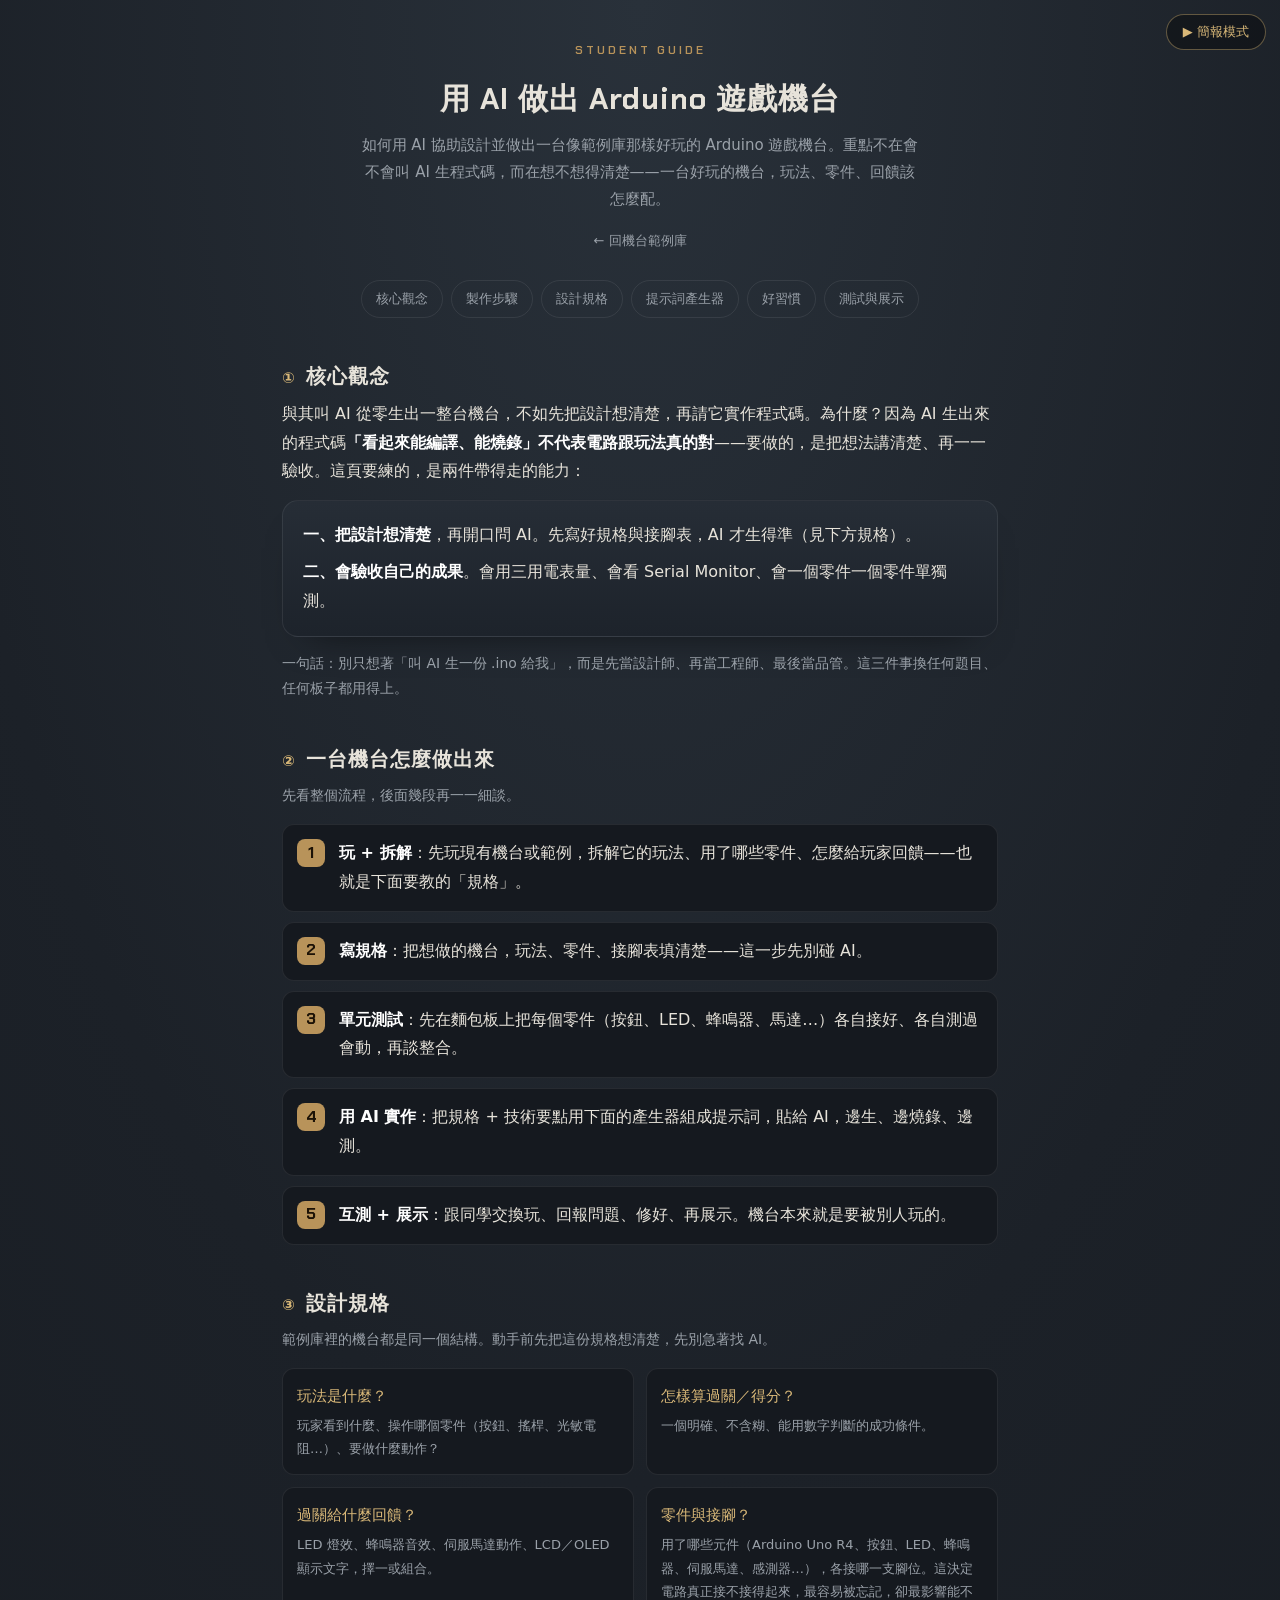
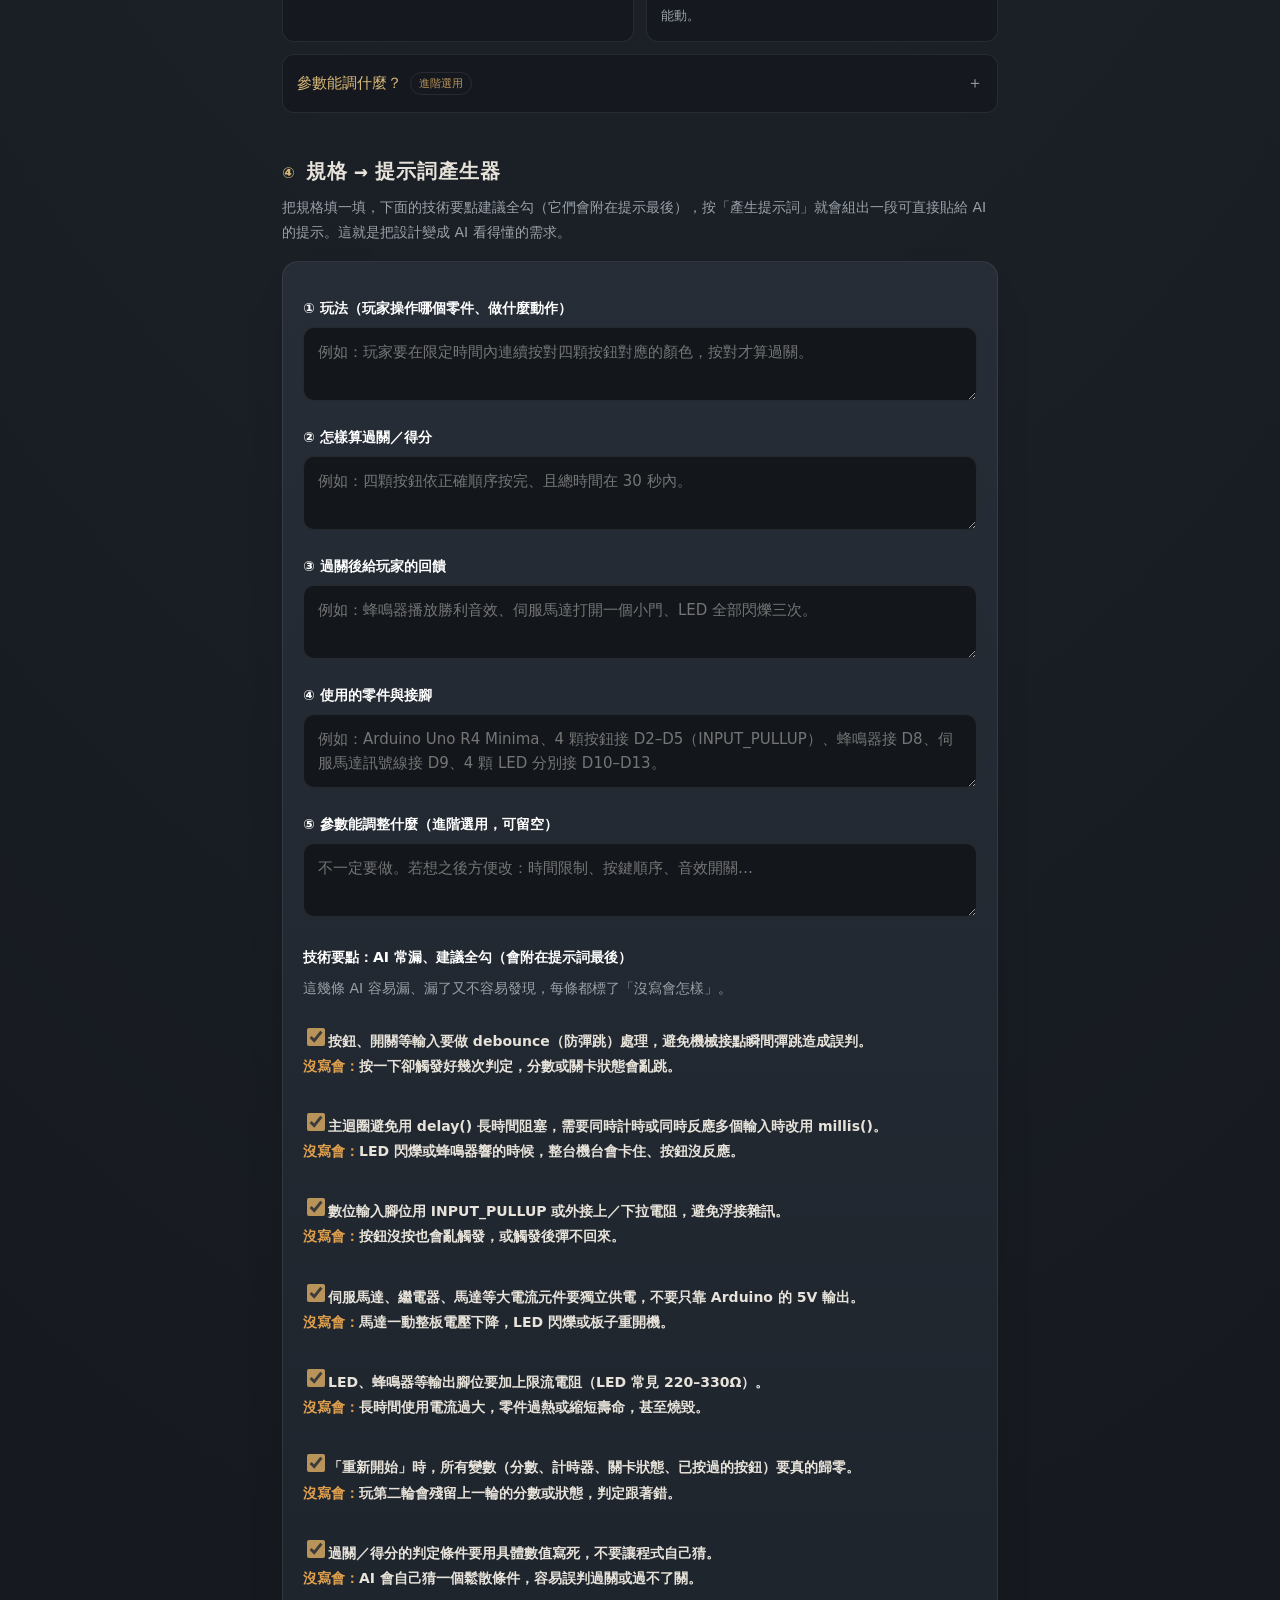
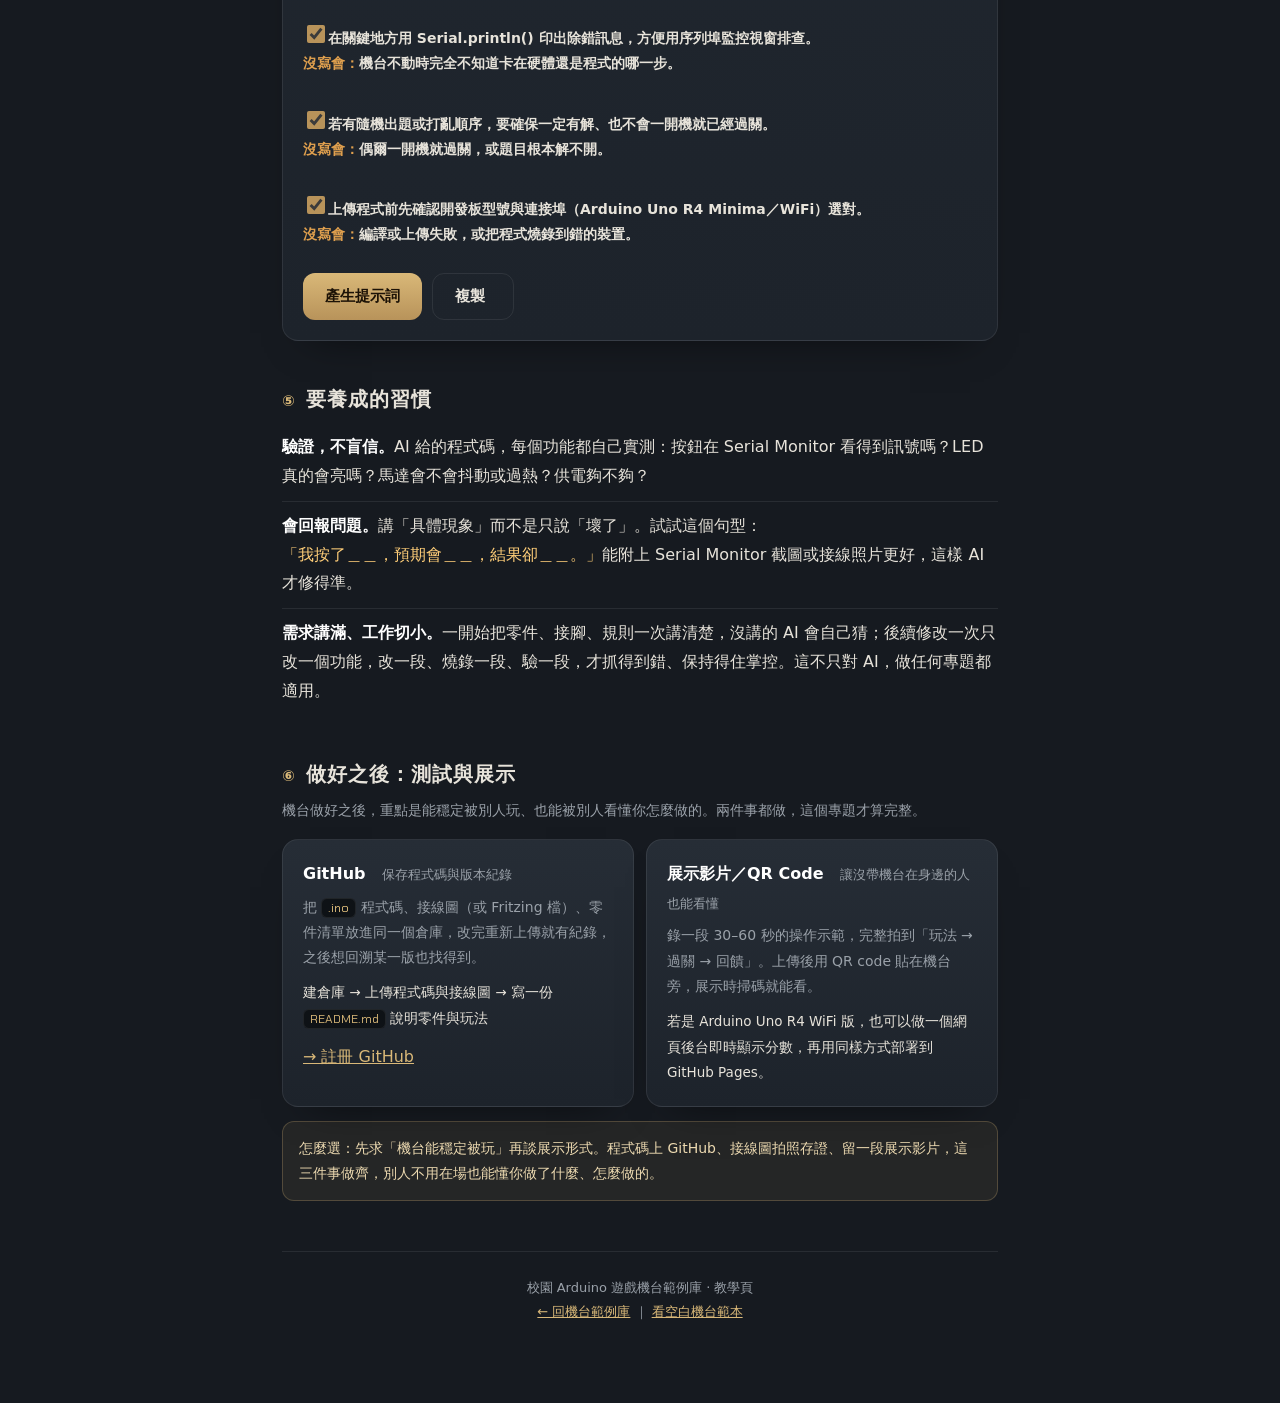
<file: arduino-arcade-guide.html>
<!DOCTYPE html>
<html lang="zh-Hant">
<head>
<meta charset="UTF-8">
<meta name="viewport" content="width=device-width, initial-scale=1.0">
<title>用 AI 做出 Arduino 遊戲機台 · 教學</title>
<link rel="preconnect" href="https://fonts.googleapis.com">
<link rel="preconnect" href="https://fonts.gstatic.com" crossorigin>
<link href="https://fonts.googleapis.com/css2?family=Chakra+Petch:wght@400;500;600;700&display=swap" rel="stylesheet">
<style>
  :root{
    --slate:#1c2128; --slate2:#161a20;
    --graphite:#2a3139; --graphite-lo:#1f242b;
    --brass:#d9b878; --brass-mid:#b8935a; --brass-lo:#8a6d3f;
    --amber:#ffce78;
    --txt:#e7e3da; --txt-dim:#9aa1a9;
    --line:rgba(255,255,255,.08);
    --display:"Chakra Petch", system-ui, sans-serif;
    --cjk:"PingFang TC","Microsoft JhengHei","Noto Sans TC", system-ui, sans-serif;
  }
  *{box-sizing:border-box;-webkit-tap-highlight-color:transparent}
  html{scroll-behavior:smooth}
  body{margin:0;font-family:var(--cjk);color:var(--txt);line-height:1.8;
    background:radial-gradient(120% 70% at 50% 0%, #29313a 0%, var(--slate) 46%, var(--slate2) 100%);}
  .wrap{max-width:760px;margin:0 auto;padding:40px 22px 80px}
  a{color:var(--brass)}

  header{text-align:center;margin-bottom:14px}
  .kicker{font-family:var(--display);font-weight:600;letter-spacing:3px;font-size:12px;color:var(--brass-mid);text-transform:uppercase}
  h1{font-family:var(--display);font-weight:700;letter-spacing:1px;font-size:30px;margin:10px 0 6px}
  .lede{color:var(--txt-dim);font-size:15px;max-width:560px;margin:0 auto}
  .back{display:inline-block;margin-top:16px;color:var(--txt-dim);font-size:13px;text-decoration:none}
  .back:hover{color:var(--brass)}

  .toc{display:flex;flex-wrap:wrap;gap:8px;justify-content:center;margin:26px 0 8px}
  .toc a{font-size:13px;color:var(--txt-dim);text-decoration:none;border:1px solid var(--line);border-radius:999px;padding:6px 14px}
  .toc a:hover{color:var(--brass);border-color:rgba(217,184,120,.4)}

  section{margin-top:40px;scroll-margin-top:20px}
  h2{font-family:var(--display);font-weight:700;font-size:20px;letter-spacing:1px;margin:0 0 6px;display:flex;align-items:baseline;gap:10px}
  h2 .n{color:var(--brass);font-size:15px}
  .note{color:var(--txt-dim);font-size:14px;margin:0 0 16px}
  p{margin:0 0 14px}
  strong{color:#fff}

  .card{background:linear-gradient(180deg,#262d36,#1d232b);border:1px solid var(--line);border-radius:16px;padding:20px;margin:14px 0;
    box-shadow:0 20px 40px -28px rgba(0,0,0,.7)}
  .grid2{display:grid;grid-template-columns:1fr 1fr;gap:12px}
  @media (max-width:560px){.grid2{grid-template-columns:1fr}}
  .spec-q{background:#15191f;border:1px solid var(--line);border-radius:12px;padding:14px}
  .spec-q .q{font-family:var(--display);color:var(--brass);font-size:15px;margin-bottom:4px}
  .spec-q .d{color:var(--txt-dim);font-size:13px}
  details.spec-q{padding:0}
  details.spec-q>summary{list-style:none;cursor:pointer;padding:13px 14px;display:flex;align-items:center;gap:8px}
  details.spec-q>summary::-webkit-details-marker{display:none}
  details.spec-q>summary .q{margin:0}
  details.spec-q .advbadge{font-size:11px;color:var(--brass-mid);border:1px solid var(--line);border-radius:999px;padding:1px 8px}
  details.spec-q>summary::after{content:"＋";margin-left:auto;color:var(--txt-dim);font-family:var(--display);font-size:16px}
  details.spec-q[open]>summary::after{content:"－"}
  details.spec-q .d{padding:0 14px 14px}
  .spec-q.adv{padding:0}
  .spec-q.adv summary{list-style:none;cursor:pointer;padding:14px;font-family:var(--display);color:var(--brass);font-size:15px;display:flex;align-items:center;gap:8px}
  .spec-q.adv summary::-webkit-details-marker{display:none}
  .spec-q.adv summary::after{content:"＋";margin-left:auto;color:var(--txt-dim);font-size:16px}
  .spec-q.adv[open] summary::after{content:"－"}
  .spec-q.adv .d{padding:0 14px 14px}
  .advbadge{font-size:11px;color:var(--brass-mid);border:1px solid var(--line);border-radius:999px;padding:1px 8px}

  ol.steps{counter-reset:s;list-style:none;padding:0;margin:0}
  ol.steps li{position:relative;padding:14px 14px 14px 56px;background:#15191f;border:1px solid var(--line);border-radius:12px;margin-bottom:10px}
  ol.steps li::before{counter-increment:s;content:counter(s);position:absolute;left:14px;top:14px;width:28px;height:28px;border-radius:8px;
    background:var(--brass-mid);color:#1c1206;font-family:var(--display);font-weight:700;display:flex;align-items:center;justify-content:center}
  ol.steps li b{color:#fff}

  ul.plain{list-style:none;padding:0;margin:0}
  ul.plain li{padding:10px 0;border-bottom:1px solid var(--line)}
  ul.plain li:last-child{border-bottom:none}
  ul.plain li b{color:#fff}

  /* 十行清單 */
  .checklist{margin:0;padding:0;list-style:none}
  .checklist li{padding:12px 0;border-bottom:1px solid var(--line)}
  .checklist li:last-child{border-bottom:none}
  .ci-rule{color:var(--txt)}
  .ci-why{color:var(--txt-dim);font-size:13px;margin-top:3px}
  .ci-why b{color:#e0a04e;font-weight:600}

  /* 產生器 */
  .gen label{display:block;font-size:14px;color:#fff;font-weight:600;margin:14px 0 6px}
  .gen textarea{width:100%;background:#13171c;border:1px solid var(--line);border-radius:11px;color:var(--txt);padding:12px 14px;font-size:15px;font-family:var(--cjk);min-height:60px;resize:vertical;line-height:1.6}
  .gen textarea:focus{outline:none;border-color:var(--brass-mid)}
  .checks{margin-top:6px}
  .chk{display:flex;gap:10px;align-items:flex-start;padding:8px 0;cursor:pointer}
  .chk input{margin-top:4px;width:18px;height:18px;accent-color:var(--brass-mid);flex:none}
  .chk span{font-size:14px;color:var(--txt)}
  .genbtns{display:flex;gap:10px;margin-top:18px;flex-wrap:wrap}
  .btn{border:none;border-radius:12px;padding:13px 22px;font-family:var(--cjk);font-weight:700;font-size:15px;cursor:pointer}
  .btn.primary{background:linear-gradient(180deg,var(--brass),var(--brass-mid));color:#1c1206}
  .btn.ghost{background:transparent;border:1px solid var(--line);color:var(--txt)}
  .out{margin-top:16px;background:#0e1216;border:1px solid var(--line);border-radius:12px;padding:14px;white-space:pre-wrap;font-size:13.5px;color:#d8e0e6;line-height:1.7;display:none}
  .out.show{display:block}
  .copied{color:#5fbf7e;font-size:13px;margin-left:6px}

  .tip{background:rgba(217,184,120,.08);border:1px solid rgba(217,184,120,.25);border-radius:12px;padding:14px 16px;color:#ecd9b0;font-size:14px}
  code{background:#0e1216;border:1px solid var(--line);border-radius:6px;padding:1px 6px;font-family:var(--display);font-size:.9em;color:var(--brass);word-break:break-word}
  footer{margin-top:50px;text-align:center;color:var(--txt-dim);font-size:13px;border-top:1px solid var(--line);padding-top:24px}
  .parts{display:flex;flex-wrap:wrap;gap:8px;margin:0 0 14px}
  .parts span{font-size:12.5px;background:#15191f;border:1px solid var(--line);color:var(--txt-dim);border-radius:999px;padding:5px 12px}
  /* 簡報模式 */
  #presentBtn{position:fixed;top:14px;right:14px;z-index:30;border:1px solid rgba(217,184,120,.4);background:rgba(0,0,0,.35);color:var(--brass);border-radius:999px;padding:8px 16px;font-family:var(--cjk);font-size:13px;cursor:pointer}
  #presentBtn:hover{background:rgba(217,184,120,.15)}
  #slideNav{position:fixed;bottom:18px;left:50%;transform:translateX(-50%);z-index:60;display:none;align-items:center;gap:10px;background:rgba(20,24,30,.92);border:1px solid var(--line);border-radius:999px;padding:8px 12px;box-shadow:0 10px 30px -10px rgba(0,0,0,.6)}
  body.present #slideNav{display:flex}
  #slideNav button{border:none;background:transparent;color:var(--txt);font-size:18px;cursor:pointer;width:40px;height:40px;border-radius:50%;font-family:var(--cjk)}
  #slideNav button:hover{background:rgba(255,255,255,.08);color:var(--brass)}
  #slideNav .count{font-family:var(--display);font-size:14px;color:var(--txt-dim);min-width:58px;text-align:center}
  body.present{overflow:hidden;background:var(--slate)}
  body.present .wrap{max-width:none;margin:0;padding:0}
  body.present .toc,body.present .back,body.present footer,body.present #presentBtn{display:none}
  body.present header,body.present section{display:none}
  body.present .slide-active{display:block;position:fixed;inset:0;overflow:auto;padding:6vh 8vw 13vh;margin:0;background-color:var(--slate);background-image:radial-gradient(120% 70% at 50% 0%, #29313a 0%, var(--slate) 46%, var(--slate2) 100%);animation:slidein .25s ease}
  @keyframes slidein{from{opacity:0;transform:translateY(10px)}to{opacity:1;transform:none}}
  body.present .slide-active>*{max-width:920px;margin-left:auto;margin-right:auto}
  body.present .slide-active h1{font-size:42px}
  body.present .slide-active h2{font-size:32px}
  body.present .slide-active .lede,body.present .slide-active p,body.present .slide-active li,body.present .slide-active .ci-rule,body.present .slide-active .spec-q .q{font-size:18px}
  body.present .slide-active .note,body.present .slide-active .d,body.present .slide-active .ci-why{font-size:15px}
  @media print{body{background:#fff;color:#000}.toc,.genbtns,.back,.out{display:none!important}.card{box-shadow:none;border-color:#ccc}}
</style>
</head>
<body>
<div class="wrap">
  <header>
    <div class="kicker">Student Guide</div>
    <h1>用 AI 做出 Arduino 遊戲機台</h1>
    <p class="lede">如何用 AI 協助設計並做出一台像範例庫那樣好玩的 Arduino 遊戲機台。重點不在會不會叫 AI 生程式碼，而在想不想得清楚——一台好玩的機台，玩法、零件、回饋該怎麼配。</p>
    <a class="back" href="../">← 回機台範例庫</a>
  </header>

  <nav class="toc">
    <a href="#idea">核心觀念</a>
    <a href="#flow">製作步驟</a>
    <a href="#spec">設計規格</a>
    <a href="#gen">提示詞產生器</a>
    <a href="#habit">好習慣</a>
    <a href="#publish">測試與展示</a>
  </nav>

  <section id="idea">
    <h2><span class="n">①</span>核心觀念</h2>
    <p>與其叫 AI 從零生出一整台機台，不如先把設計想清楚，再請它實作程式碼。為什麼？因為 AI 生出來的程式碼<strong>「看起來能編譯、能燒錄」不代表電路跟玩法真的對</strong>——要做的，是把想法講清楚、再一一驗收。這頁要練的，是兩件帶得走的能力：</p>
    <div class="card">
      <p style="margin:0 0 8px"><strong>一、把設計想清楚</strong>，再開口問 AI。先寫好規格與接腳表，AI 才生得準（見下方規格）。</p>
      <p style="margin:0"><strong>二、會驗收自己的成果</strong>。會用三用電表量、會看 Serial Monitor、會一個零件一個零件單獨測。</p>
    </div>
    <p class="note">一句話：別只想著「叫 AI 生一份 .ino 給我」，而是先當設計師、再當工程師、最後當品管。這三件事換任何題目、任何板子都用得上。</p>
  </section>

  <section id="flow">
    <h2><span class="n">②</span>一台機台怎麼做出來</h2>
    <p class="note">先看整個流程，後面幾段再一一細談。</p>
    <ol class="steps">
      <li><b>玩 + 拆解</b>：先玩現有機台或範例，拆解它的玩法、用了哪些零件、怎麼給玩家回饋——也就是下面要教的「規格」。</li>
      <li><b>寫規格</b>：把想做的機台，玩法、零件、接腳表填清楚——這一步先別碰 AI。</li>
      <li><b>單元測試</b>：先在麵包板上把每個零件（按鈕、LED、蜂鳴器、馬達…）各自接好、各自測過會動，再談整合。</li>
      <li><b>用 AI 實作</b>：把規格 + 技術要點用下面的產生器組成提示詞，貼給 AI，邊生、邊燒錄、邊測。</li>
      <li><b>互測 + 展示</b>：跟同學交換玩、回報問題、修好、再展示。機台本來就是要被別人玩的。</li>
    </ol>
  </section>

  <section id="spec">
    <h2><span class="n">③</span>設計規格</h2>
    <p class="note">範例庫裡的機台都是同一個結構。動手前先把這份規格想清楚，先別急著找 AI。</p>
    <div class="grid2">
      <div class="spec-q"><div class="q">玩法是什麼？</div><div class="d">玩家看到什麼、操作哪個零件（按鈕、搖桿、光敏電阻…）、要做什麼動作？</div></div>
      <div class="spec-q"><div class="q">怎樣算過關／得分？</div><div class="d">一個明確、不含糊、能用數字判斷的成功條件。</div></div>
      <div class="spec-q"><div class="q">過關給什麼回饋？</div><div class="d">LED 燈效、蜂鳴器音效、伺服馬達動作、LCD／OLED 顯示文字，擇一或組合。</div></div>
      <div class="spec-q"><div class="q">零件與接腳？</div><div class="d">用了哪些元件（Arduino Uno R4、按鈕、LED、蜂鳴器、伺服馬達、感測器…），各接哪一支腳位。這決定電路真正接不接得起來，最容易被忘記，卻最影響能不能動。</div></div>
      <details class="spec-q adv" style="grid-column:1/-1">
        <summary><span class="q">參數能調什麼？</span><span class="advbadge">進階選用</span></summary>
        <div class="d">參數是為了之後能快速調整難度（時間限制、分數門檻、感測器靈敏度），可以用可調電位器、序列埠指令，或 Uno R4 WiFi 版做網頁後台。對機台能不能玩不是必要的，先做出能玩的版本，行有餘力再加。</div>
      </details>
    </div>
  </section>

  <section id="gen">
    <h2><span class="n">④</span>規格 → 提示詞產生器</h2>
    <p class="note">把規格填一填，下面的技術要點建議全勾（它們會附在提示最後），按「產生提示詞」就會組出一段可直接貼給 AI 的提示。這就是把設計變成 AI 看得懂的需求。</p>
    <div class="card gen">
      <label>① 玩法（玩家操作哪個零件、做什麼動作）</label>
      <textarea id="qPlay" placeholder="例如：玩家要在限定時間內連續按對四顆按鈕對應的顏色，按對才算過關。"></textarea>
      <label>② 怎樣算過關／得分</label>
      <textarea id="qWin" placeholder="例如：四顆按鈕依正確順序按完、且總時間在 30 秒內。"></textarea>
      <label>③ 過關後給玩家的回饋</label>
      <textarea id="qClue" placeholder="例如：蜂鳴器播放勝利音效、伺服馬達打開一個小門、LED 全部閃爍三次。"></textarea>
      <label>④ 使用的零件與接腳</label>
      <textarea id="qParts" placeholder="例如：Arduino Uno R4 Minima、4 顆按鈕接 D2–D5（INPUT_PULLUP）、蜂鳴器接 D8、伺服馬達訊號線接 D9、4 顆 LED 分別接 D10–D13。"></textarea>
      <label>⑤ 參數能調整什麼（進階選用，可留空）</label>
      <textarea id="qAdmin" placeholder="不一定要做。若想之後方便改：時間限制、按鍵順序、音效開關…"></textarea>

      <label style="margin-top:18px">技術要點：AI 常漏、建議全勾（會附在提示詞最後）</label>
      <p class="note" style="margin:2px 0 8px">這幾條 AI 容易漏、漏了又不容易發現，每條都標了「沒寫會怎樣」。</p>
      <div class="checks" id="checks"></div>

      <div class="genbtns">
        <button class="btn primary" id="genBtn">產生提示詞</button>
        <button class="btn ghost" id="copyBtn">複製<span class="copied" id="copied"></span></button>
      </div>
      <div class="out" id="out"></div>
    </div>
  </section>

  <section id="habit">
    <h2><span class="n">⑤</span>要養成的習慣</h2>
    <ul class="plain">
      <li><b>驗證，不盲信。</b>AI 給的程式碼，每個功能都自己實測：按鈕在 Serial Monitor 看得到訊號嗎？LED 真的會亮嗎？馬達會不會抖動或過熱？供電夠不夠？</li>
      <li><b>會回報問題。</b>講「具體現象」而不是只說「壞了」。試試這個句型：<br><span style="color:var(--amber)">「我按了＿＿，預期會＿＿，結果卻＿＿。」</span>能附上 Serial Monitor 截圖或接線照片更好，這樣 AI 才修得準。</li>
      <li><b>需求講滿、工作切小。</b>一開始把零件、接腳、規則一次講清楚，沒講的 AI 會自己猜；後續修改一次只改一個功能，改一段、燒錄一段、驗一段，才抓得到錯、保持得住掌控。這不只對 AI，做任何專題都適用。</li>
    </ul>
  </section>

  <section id="publish">
    <h2><span class="n">⑥</span>做好之後：測試與展示</h2>
    <p class="note">機台做好之後，重點是能穩定被別人玩、也能被別人看懂你怎麼做的。兩件事都做，這個專題才算完整。</p>
    <div class="grid2">
      <div class="card" style="margin:0">
        <p style="margin:0 0 6px"><strong>GitHub</strong>　<span style="color:var(--txt-dim);font-size:13px">保存程式碼與版本紀錄</span></p>
        <p style="margin:0 0 10px;color:var(--txt-dim);font-size:14px">把 <code>.ino</code> 程式碼、接線圖（或 Fritzing 檔）、零件清單放進同一個倉庫，改完重新上傳就有紀錄，之後想回溯某一版也找得到。</p>
        <p style="margin:0;font-size:13.5px;line-height:1.9">建倉庫 → 上傳程式碼與接線圖 → 寫一份 <code>README.md</code> 說明零件與玩法</p>
        <p style="margin:12px 0 0"><a href="https://github.com/signup" target="_blank" rel="noopener">→ 註冊 GitHub</a></p>
      </div>
      <div class="card" style="margin:0">
        <p style="margin:0 0 6px"><strong>展示影片／QR Code</strong>　<span style="color:var(--txt-dim);font-size:13px">讓沒帶機台在身邊的人也能看懂</span></p>
        <p style="margin:0 0 10px;color:var(--txt-dim);font-size:14px">錄一段 30–60 秒的操作示範，完整拍到「玩法 → 過關 → 回饋」。上傳後用 QR code 貼在機台旁，展示時掃碼就能看。</p>
        <p style="margin:0;font-size:13.5px;line-height:1.9">若是 Arduino Uno R4 WiFi 版，也可以做一個網頁後台即時顯示分數，再用同樣方式部署到 GitHub Pages。</p>
      </div>
    </div>
    <div class="tip" style="margin-top:14px">怎麼選：先求「機台能穩定被玩」再談展示形式。程式碼上 GitHub、接線圖拍照存證、留一段展示影片，這三件事做齊，別人不用在場也能懂你做了什麼、怎麼做的。</div>
  </section>

  <footer>
    校園 Arduino 遊戲機台範例庫 · 教學頁<br>
    <a href="../">← 回機台範例庫</a> ｜ <a href="../template/">看空白機台範本</a>
  </footer>
</div>

<button id="presentBtn">▶ 簡報模式</button>
<div id="slideNav">
  <button id="slidePrev" title="上一頁 (←)">◀</button>
  <span class="count" id="slideCount"></span>
  <button id="slideNext" title="下一頁 (→)">▶</button>
  <button id="slideExit" title="離開 (Esc)">✕</button>
</div>

<script>
(function(){
  "use strict";
  var header=document.querySelector(".wrap > header");
  var slides=[header].concat(Array.prototype.slice.call(document.querySelectorAll(".wrap > section")));
  var cur=0, on=false;
  var countEl=document.getElementById("slideCount");
  function show(i){
    cur=Math.max(0,Math.min(slides.length-1,i));
    slides.forEach(function(s,idx){ s.classList.toggle("slide-active", idx===cur); });
    countEl.textContent=(cur+1)+" / "+slides.length;
    if(slides[cur]) slides[cur].scrollTop=0;
  }
  function enter(){ on=true; document.body.classList.add("present"); show(0); }
  function exit(){ on=false; document.body.classList.remove("present"); slides.forEach(function(s){s.classList.remove("slide-active");}); }
  function next(){ if(cur<slides.length-1) show(cur+1); }
  function prev(){ if(cur>0) show(cur-1); }
  document.getElementById("presentBtn").addEventListener("click",enter);
  document.getElementById("slideNext").addEventListener("click",next);
  document.getElementById("slidePrev").addEventListener("click",prev);
  document.getElementById("slideExit").addEventListener("click",exit);
  document.addEventListener("keydown",function(e){
    if(!on)return;
    if(e.key==="Escape"){ exit(); return; }
    var tag=((e.target&&e.target.tagName)||"").toUpperCase();
    if(tag==="TEXTAREA"||tag==="INPUT")return;
    if(e.key==="ArrowRight"||e.key===" "||e.key==="PageDown"){ e.preventDefault(); next(); }
    else if(e.key==="ArrowLeft"||e.key==="PageUp"){ e.preventDefault(); prev(); }
  });
})();
</script>

<script>
(function(){
  "use strict";
  var TECH=[
    { rule:"按鈕、開關等輸入要做 debounce（防彈跳）處理，避免機械接點瞬間彈跳造成誤判。", why:"沒寫 → 按一下卻觸發好幾次判定，分數或關卡狀態會亂跳。" },
    { rule:"主迴圈避免用 delay() 長時間阻塞，需要同時計時或同時反應多個輸入時改用 millis()。", why:"沒寫 → LED 閃爍或蜂鳴器響的時候，整台機台會卡住、按鈕沒反應。" },
    { rule:"數位輸入腳位用 INPUT_PULLUP 或外接上／下拉電阻，避免浮接雜訊。", why:"沒寫 → 按鈕沒按也會亂觸發，或觸發後彈不回來。" },
    { rule:"伺服馬達、繼電器、馬達等大電流元件要獨立供電，不要只靠 Arduino 的 5V 輸出。", why:"沒寫 → 馬達一動整板電壓下降，LED 閃爍或板子重開機。" },
    { rule:"LED、蜂鳴器等輸出腳位要加上限流電阻（LED 常見 220–330Ω）。", why:"沒寫 → 長時間使用電流過大，零件過熱或縮短壽命，甚至燒毀。" },
    { rule:"「重新開始」時，所有變數（分數、計時器、關卡狀態、已按過的按鈕）要真的歸零。", why:"沒寫 → 玩第二輪會殘留上一輪的分數或狀態，判定跟著錯。" },
    { rule:"過關／得分的判定條件要用具體數值寫死，不要讓程式自己猜。", why:"沒寫 → AI 會自己猜一個鬆散條件，容易誤判過關或過不了關。" },
    { rule:"在關鍵地方用 Serial.println() 印出除錯訊息，方便用序列埠監控視窗排查。", why:"沒寫 → 機台不動時完全不知道卡在硬體還是程式的哪一步。" },
    { rule:"若有隨機出題或打亂順序，要確保一定有解、也不會一開機就已經過關。", why:"沒寫 → 偶爾一開機就過關，或題目根本解不開。" },
    { rule:"上傳程式前先確認開發板型號與連接埠（Arduino Uno R4 Minima／WiFi）選對。", why:"沒寫 → 編譯或上傳失敗，或把程式燒錄到錯的裝置。" }
  ];

  // 產生器的勾選清單（含「沒寫會怎樣」）
  var checks=document.getElementById("checks");
  TECH.forEach(function(t,i){
    var lab=document.createElement("label"); lab.className="chk";
    var cb=document.createElement("input"); cb.type="checkbox"; cb.checked=true; cb.dataset.i=i;
    var sp=document.createElement("span");
    var why=t.why.replace(/^[^→]*→\s*/,"");
    sp.innerHTML='<span class="ci-rule">'+escapeHtml(t.rule)+'</span><br><span class="ci-why"><b>沒寫會：</b>'+escapeHtml(why)+'</span>';
    lab.appendChild(cb); lab.appendChild(sp); checks.appendChild(lab);
  });

  function escapeHtml(s){ return String(s).replace(/&/g,"&amp;").replace(/</g,"&lt;").replace(/>/g,"&gt;"); }
  function val(id){ return document.getElementById(id).value.trim(); }

  var lastPrompt="";
  function build(){
    var play=val("qPlay"), win=val("qWin"), clue=val("qClue"), parts=val("qParts"), admin=val("qAdmin");
    var p="我想做一個給同學玩的 Arduino 遊戲機台專題，使用 Arduino Uno R4。請用 Arduino C/C++ 寫出完整的單一 .ino 檔案，程式內註解用繁體中文。\n\n";
    p+="【玩法】\n"+(play||"（請描述玩家操作哪個零件、要做什麼動作）")+"\n\n";
    p+="【怎樣算過關／得分】\n"+(win||"（請描述明確、可用數字判斷的成功條件）")+"\n\n";
    p+="【過關後給玩家的回饋】\n"+(clue||"（例如：燈效、音效、馬達動作或顯示文字）")+"\n\n";
    p+="【零件與接腳】\n"+(parts||"（請列出所有零件與各自接的腳位）")+"\n\n";
    if(admin) p+="【參數要能調整的東西（選用）】\n"+admin+"\n\n";
    var picked=[];
    Array.prototype.forEach.call(checks.querySelectorAll("input"),function(cb){ if(cb.checked) picked.push(TECH[+cb.dataset.i].rule); });
    if(picked.length){
      p+="請務必遵守以下技術要點：\n";
      picked.forEach(function(r,i){ p+=(i+1)+". "+r+"\n"; });
      p+="\n";
    }
    p+="先簡單說明你打算怎麼做（含接線方式），再給我完整的 .ino 程式碼。";
    lastPrompt=p;
    var out=document.getElementById("out"); out.textContent=p; out.classList.add("show");
    document.getElementById("copied").textContent="";
  }
  document.getElementById("genBtn").addEventListener("click",build);
  document.getElementById("copyBtn").addEventListener("click",function(){
    if(!lastPrompt){ build(); }
    var done=function(){ document.getElementById("copied").textContent="已複製！"; };
    var fail=function(){ document.getElementById("copied").textContent="請手動選取複製"; };
    if(navigator.clipboard&&navigator.clipboard.writeText){ navigator.clipboard.writeText(lastPrompt).then(done,fail); }
    else {
      try{ var ta=document.createElement("textarea"); ta.value=lastPrompt; document.body.appendChild(ta); ta.select(); document.execCommand("copy"); document.body.removeChild(ta); done(); }catch(e){ fail(); }
    }
  });
})();
</script>
</body>
</html>
</file>
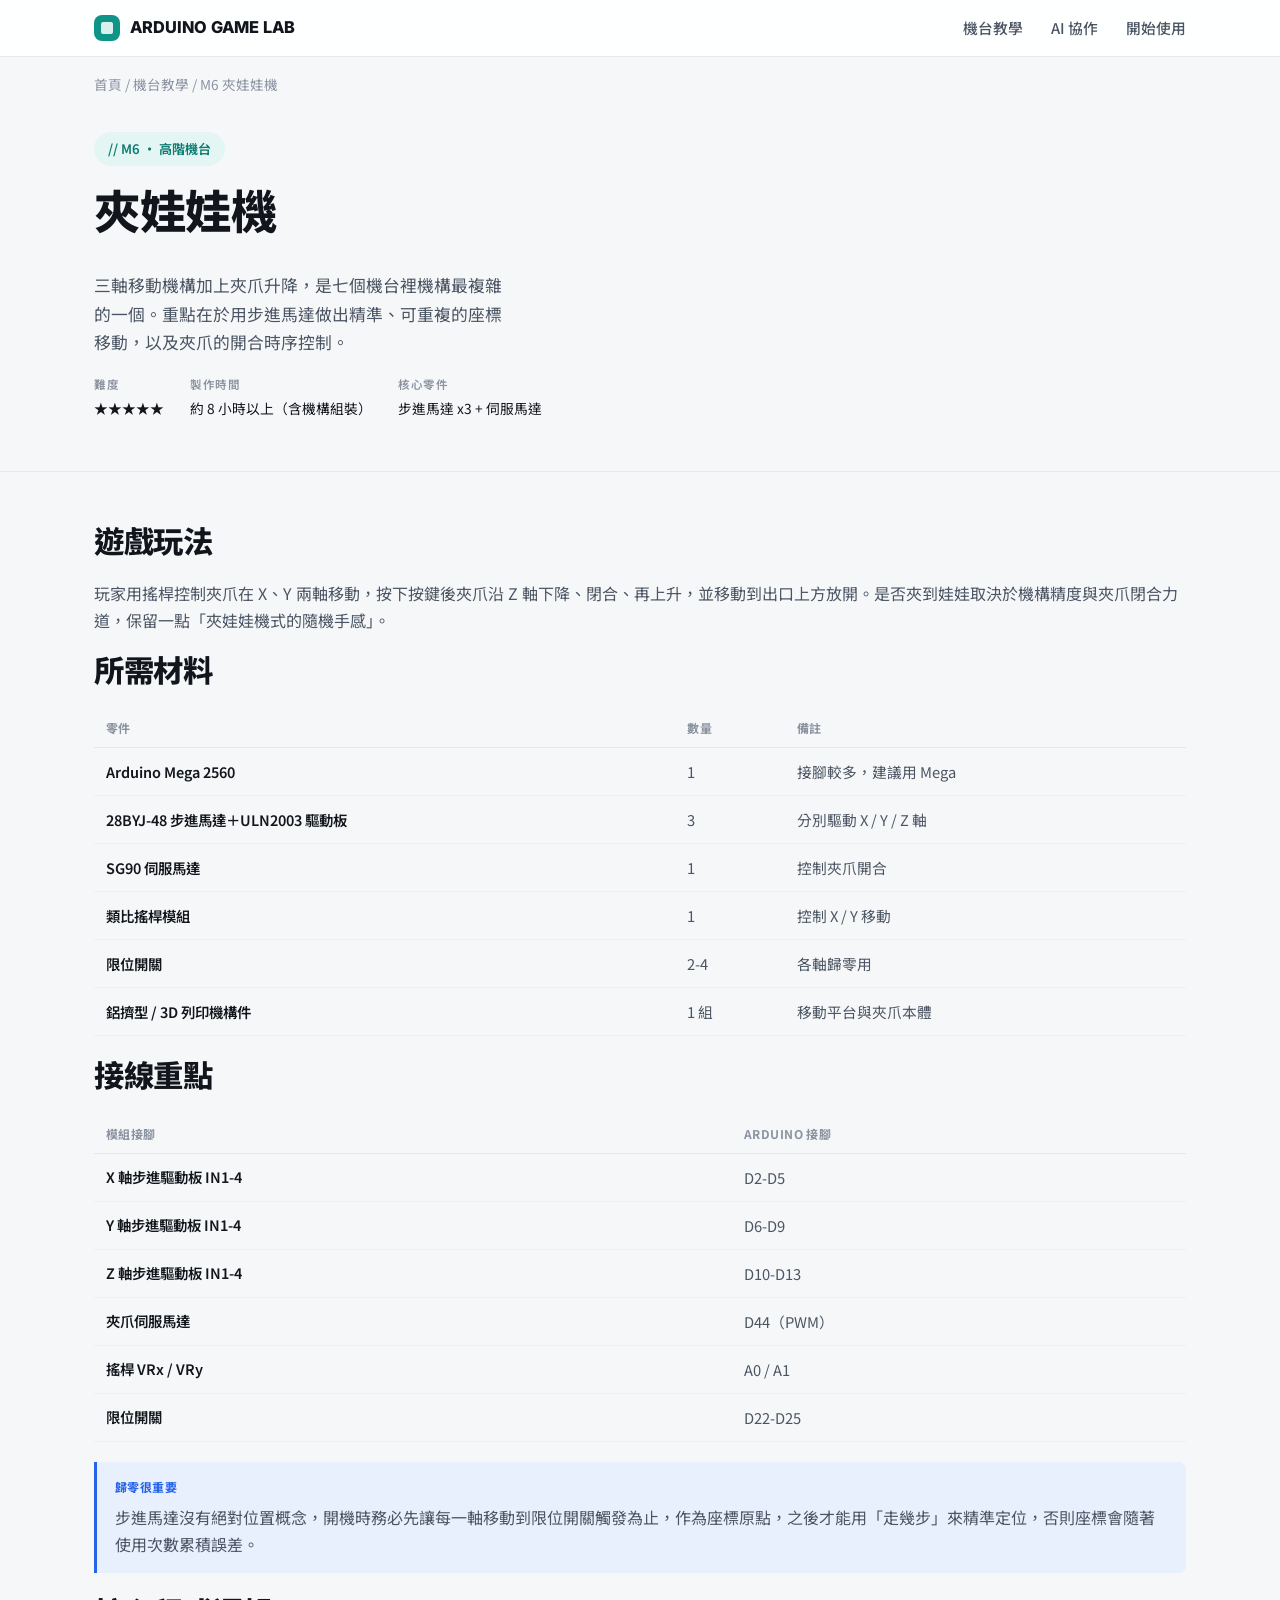
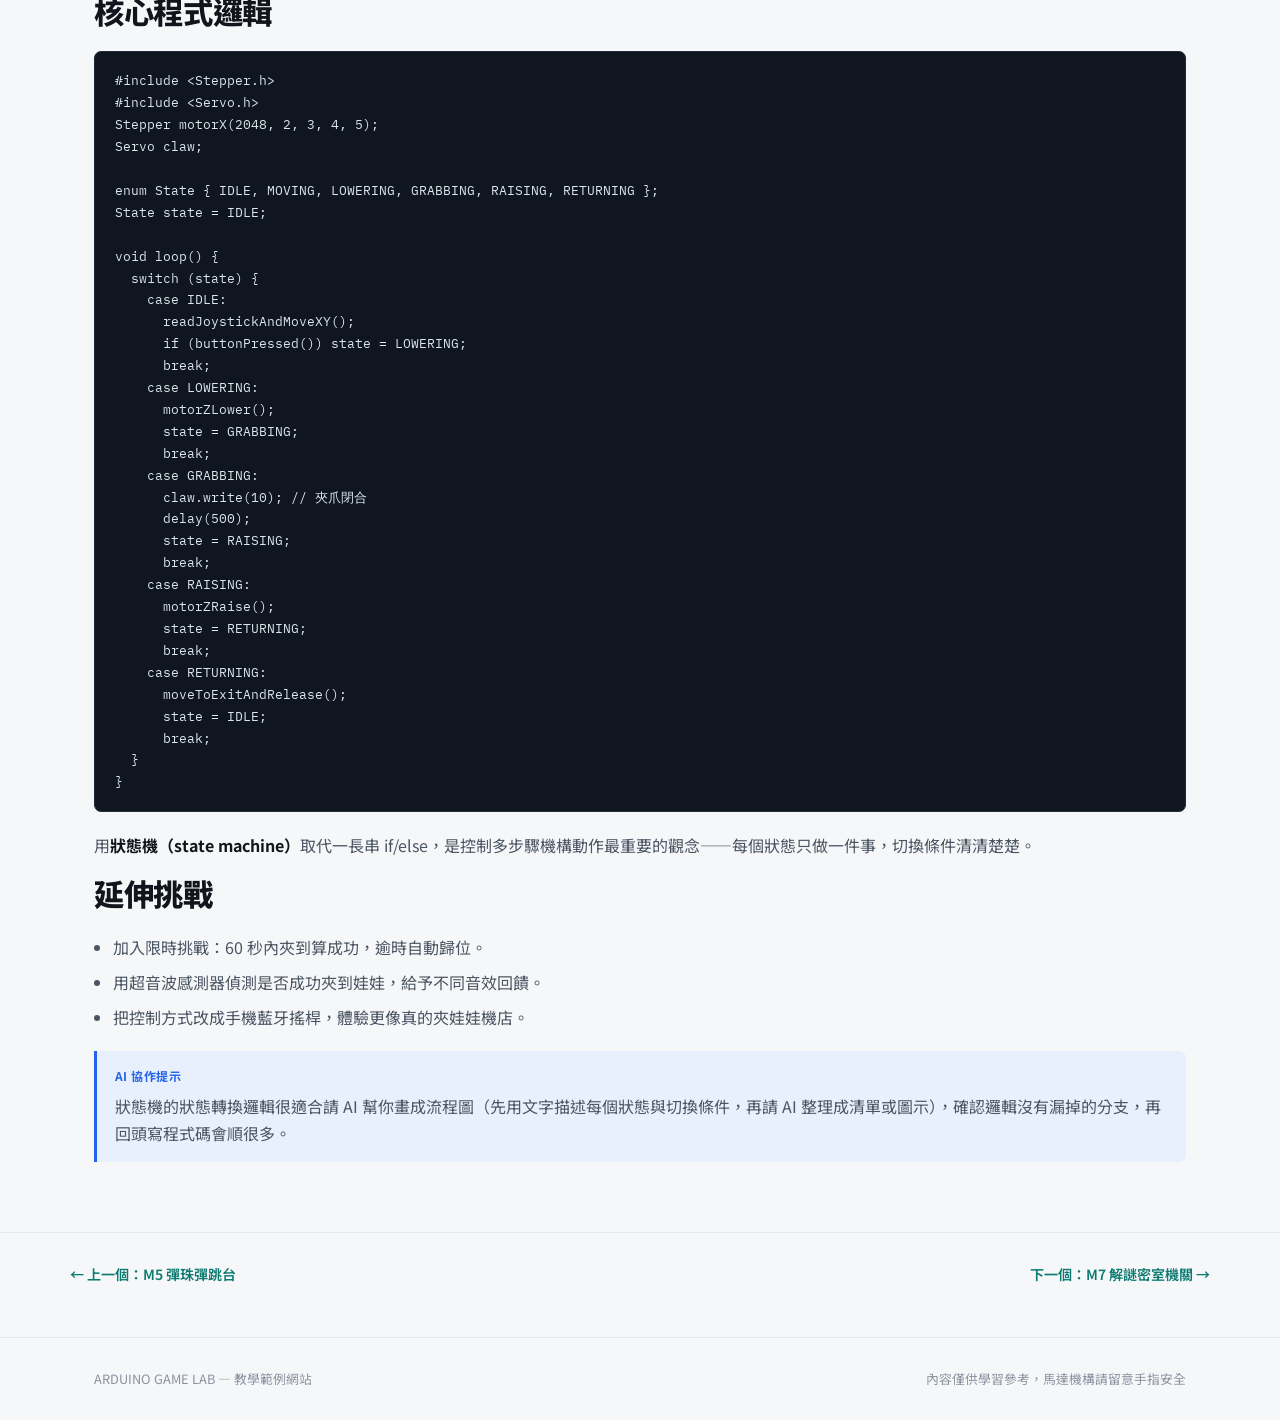
<file: claw-machine.html>
<!DOCTYPE html>
<html lang="zh-Hant">
<head>
<meta charset="UTF-8">
<meta name="viewport" content="width=device-width, initial-scale=1.0">
<title>M6 夾娃娃機｜Arduino Game Lab</title>
<link rel="stylesheet" href="../style.css">
</head>
<body>

<header class="site-header">
  <nav class="nav">
    <div class="brand"><span class="dot"></span> ARDUINO GAME LAB</div>
    <div class="nav-links">
      <a href="../index.html#machines">機台教學</a>
      <a href="../ai-collaboration.html">AI 協作</a>
      <a href="../index.html#start">開始使用</a>
    </div>
  </nav>
</header>
<div class="breadcrumb"><a href="../index.html">首頁</a> / <a href="../index.html#machines">機台教學</a> / M6 夾娃娃機</div>

<section class="hero" style="padding-top:36px;">
  <div class="wrap">
    <span class="eyebrow">// M6 · 高階機台</span>
    <h1>夾娃娃機</h1>
    <p class="lead">三軸移動機構加上夾爪升降，是七個機台裡機構最複雜的一個。重點在於用步進馬達做出精準、可重複的座標移動，以及夾爪的開合時序控制。</p>
    <div class="meta-row">
      <div><span>難度</span>★★★★★</div>
      <div><span>製作時間</span>約 8 小時以上（含機構組裝）</div>
      <div><span>核心零件</span>步進馬達 x3 + 伺服馬達</div>
    </div>
  </div>
</section>

<hr class="divider">

<section>
  <div class="wrap">
    <h2>遊戲玩法</h2>
    <p>玩家用搖桿控制夾爪在 X、Y 兩軸移動，按下按鍵後夾爪沿 Z 軸下降、閉合、再上升，並移動到出口上方放開。是否夾到娃娃取決於機構精度與夾爪閉合力道，保留一點「夾娃娃機式的隨機手感」。</p>

    <h2>所需材料</h2>
    <table>
      <thead><tr><th>零件</th><th>數量</th><th>備註</th></tr></thead>
      <tbody>
        <tr><td>Arduino Mega 2560</td><td>1</td><td>接腳較多，建議用 Mega</td></tr>
        <tr><td>28BYJ-48 步進馬達＋ULN2003 驅動板</td><td>3</td><td>分別驅動 X / Y / Z 軸</td></tr>
        <tr><td>SG90 伺服馬達</td><td>1</td><td>控制夾爪開合</td></tr>
        <tr><td>類比搖桿模組</td><td>1</td><td>控制 X / Y 移動</td></tr>
        <tr><td>限位開關</td><td>2-4</td><td>各軸歸零用</td></tr>
        <tr><td>鋁擠型 / 3D 列印機構件</td><td>1 組</td><td>移動平台與夾爪本體</td></tr>
      </tbody>
    </table>

    <h2>接線重點</h2>
    <table>
      <thead><tr><th>模組接腳</th><th>Arduino 接腳</th></tr></thead>
      <tbody>
        <tr><td>X 軸步進驅動板 IN1-4</td><td>D2-D5</td></tr>
        <tr><td>Y 軸步進驅動板 IN1-4</td><td>D6-D9</td></tr>
        <tr><td>Z 軸步進驅動板 IN1-4</td><td>D10-D13</td></tr>
        <tr><td>夾爪伺服馬達</td><td>D44（PWM）</td></tr>
        <tr><td>搖桿 VRx / VRy</td><td>A0 / A1</td></tr>
        <tr><td>限位開關</td><td>D22-D25</td></tr>
      </tbody>
    </table>
    <div class="note">
      <span class="note-label">歸零很重要</span>
      <p>步進馬達沒有絕對位置概念，開機時務必先讓每一軸移動到限位開關觸發為止，作為座標原點，之後才能用「走幾步」來精準定位，否則座標會隨著使用次數累積誤差。</p>
    </div>

    <h2>核心程式邏輯</h2>
    <pre>#include &lt;Stepper.h&gt;
#include &lt;Servo.h&gt;
Stepper motorX(2048, 2, 3, 4, 5);
Servo claw;

enum State { IDLE, MOVING, LOWERING, GRABBING, RAISING, RETURNING };
State state = IDLE;

void loop() {
  switch (state) {
    case IDLE:
      readJoystickAndMoveXY();
      if (buttonPressed()) state = LOWERING;
      break;
    case LOWERING:
      motorZLower();
      state = GRABBING;
      break;
    case GRABBING:
      claw.write(10); // 夾爪閉合
      delay(500);
      state = RAISING;
      break;
    case RAISING:
      motorZRaise();
      state = RETURNING;
      break;
    case RETURNING:
      moveToExitAndRelease();
      state = IDLE;
      break;
  }
}</pre>
    <p>用<strong>狀態機（state machine）</strong>取代一長串 if/else，是控制多步驟機構動作最重要的觀念——每個狀態只做一件事，切換條件清清楚楚。</p>

    <h2>延伸挑戰</h2>
    <ul class="plain">
      <li>加入限時挑戰：60 秒內夾到算成功，逾時自動歸位。</li>
      <li>用超音波感測器偵測是否成功夾到娃娃，給予不同音效回饋。</li>
      <li>把控制方式改成手機藍牙搖桿，體驗更像真的夾娃娃機店。</li>
    </ul>

    <div class="note">
      <span class="note-label">AI 協作提示</span>
      <p>狀態機的狀態轉換邏輯很適合請 AI 幫你畫成流程圖（先用文字描述每個狀態與切換條件，再請 AI 整理成清單或圖示），確認邏輯沒有漏掉的分支，再回頭寫程式碼會順很多。</p>
    </div>
  </div>
</section>

<hr class="divider">
<div class="wrap page-nav">
  <a href="pinball.html">← 上一個：M5 彈珠彈跳台</a>
  <a href="puzzle-escape.html">下一個：M7 解謎密室機關 →</a>
</div>

<footer>
  <div class="wrap">
    <span>ARDUINO GAME LAB — 教學範例網站</span>
    <span>內容僅供學習參考，馬達機構請留意手指安全</span>
  </div>
</footer>

</body>
</html>
</file>
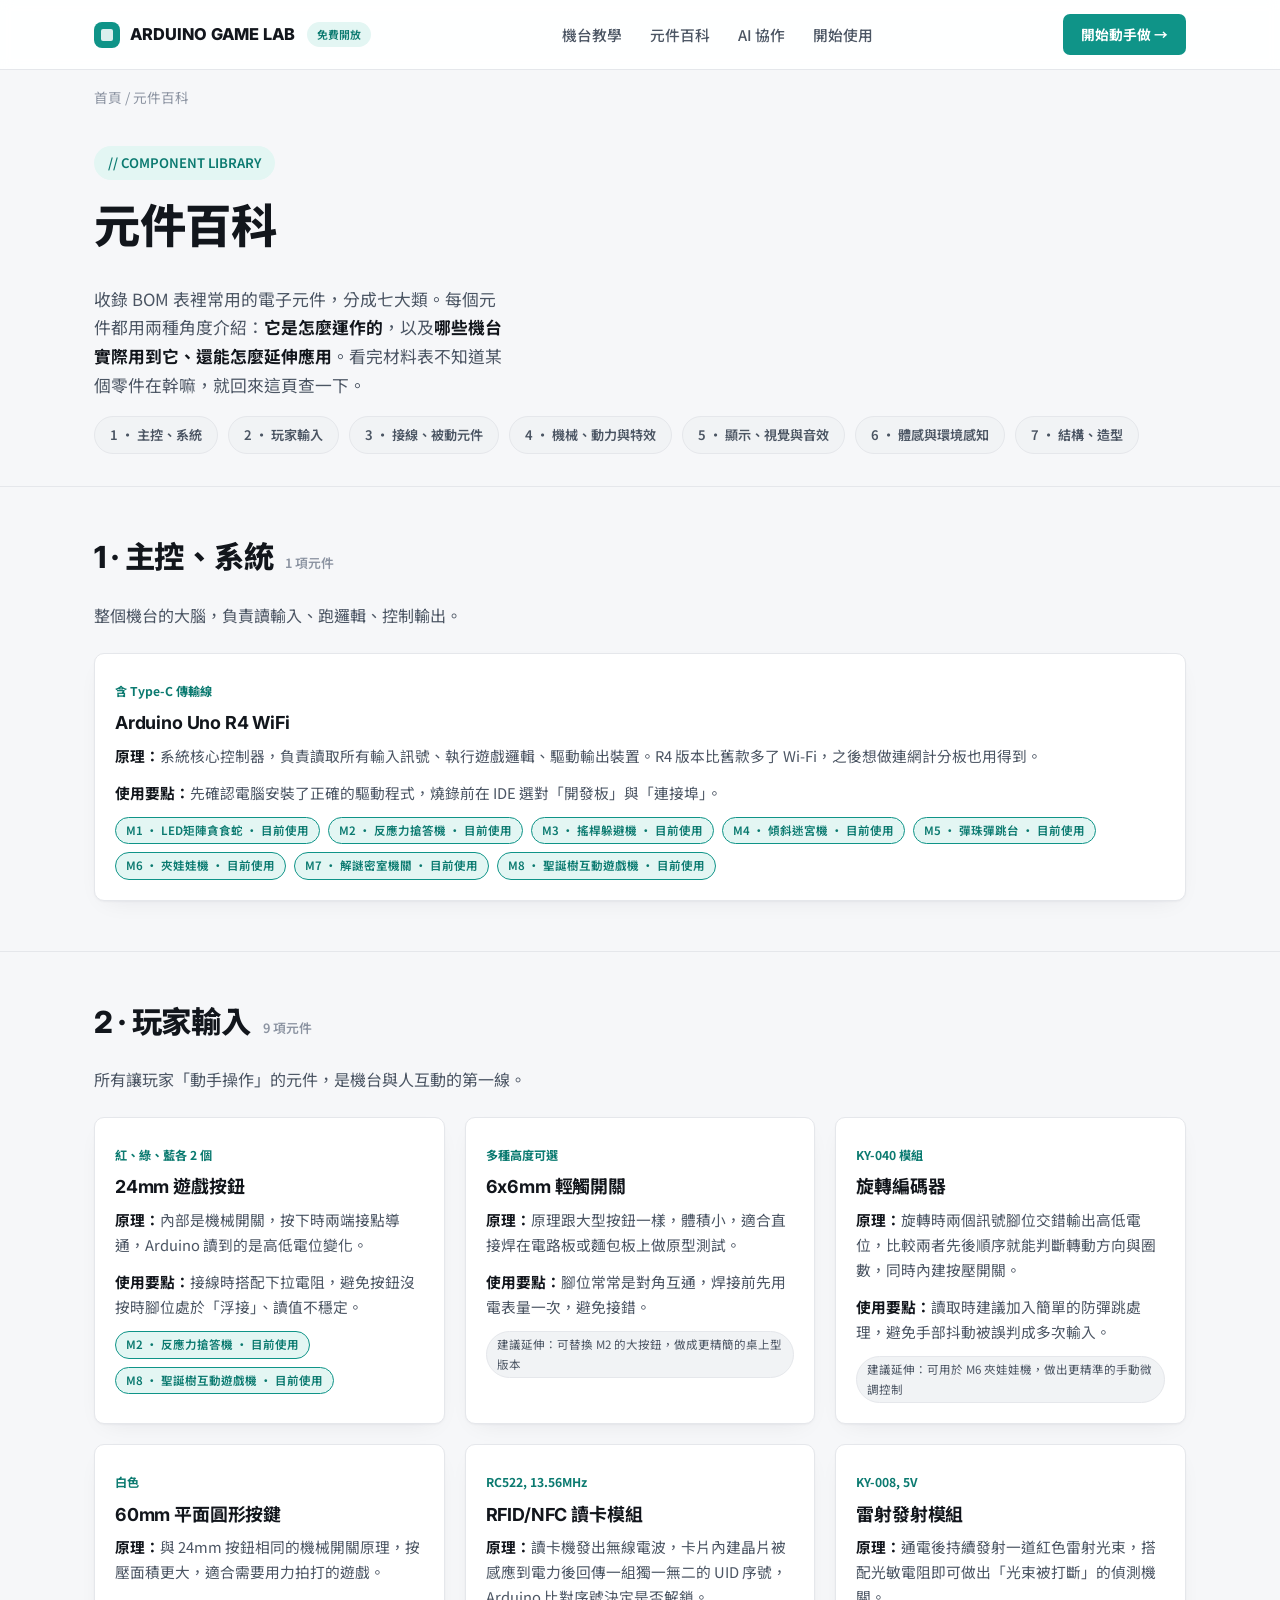
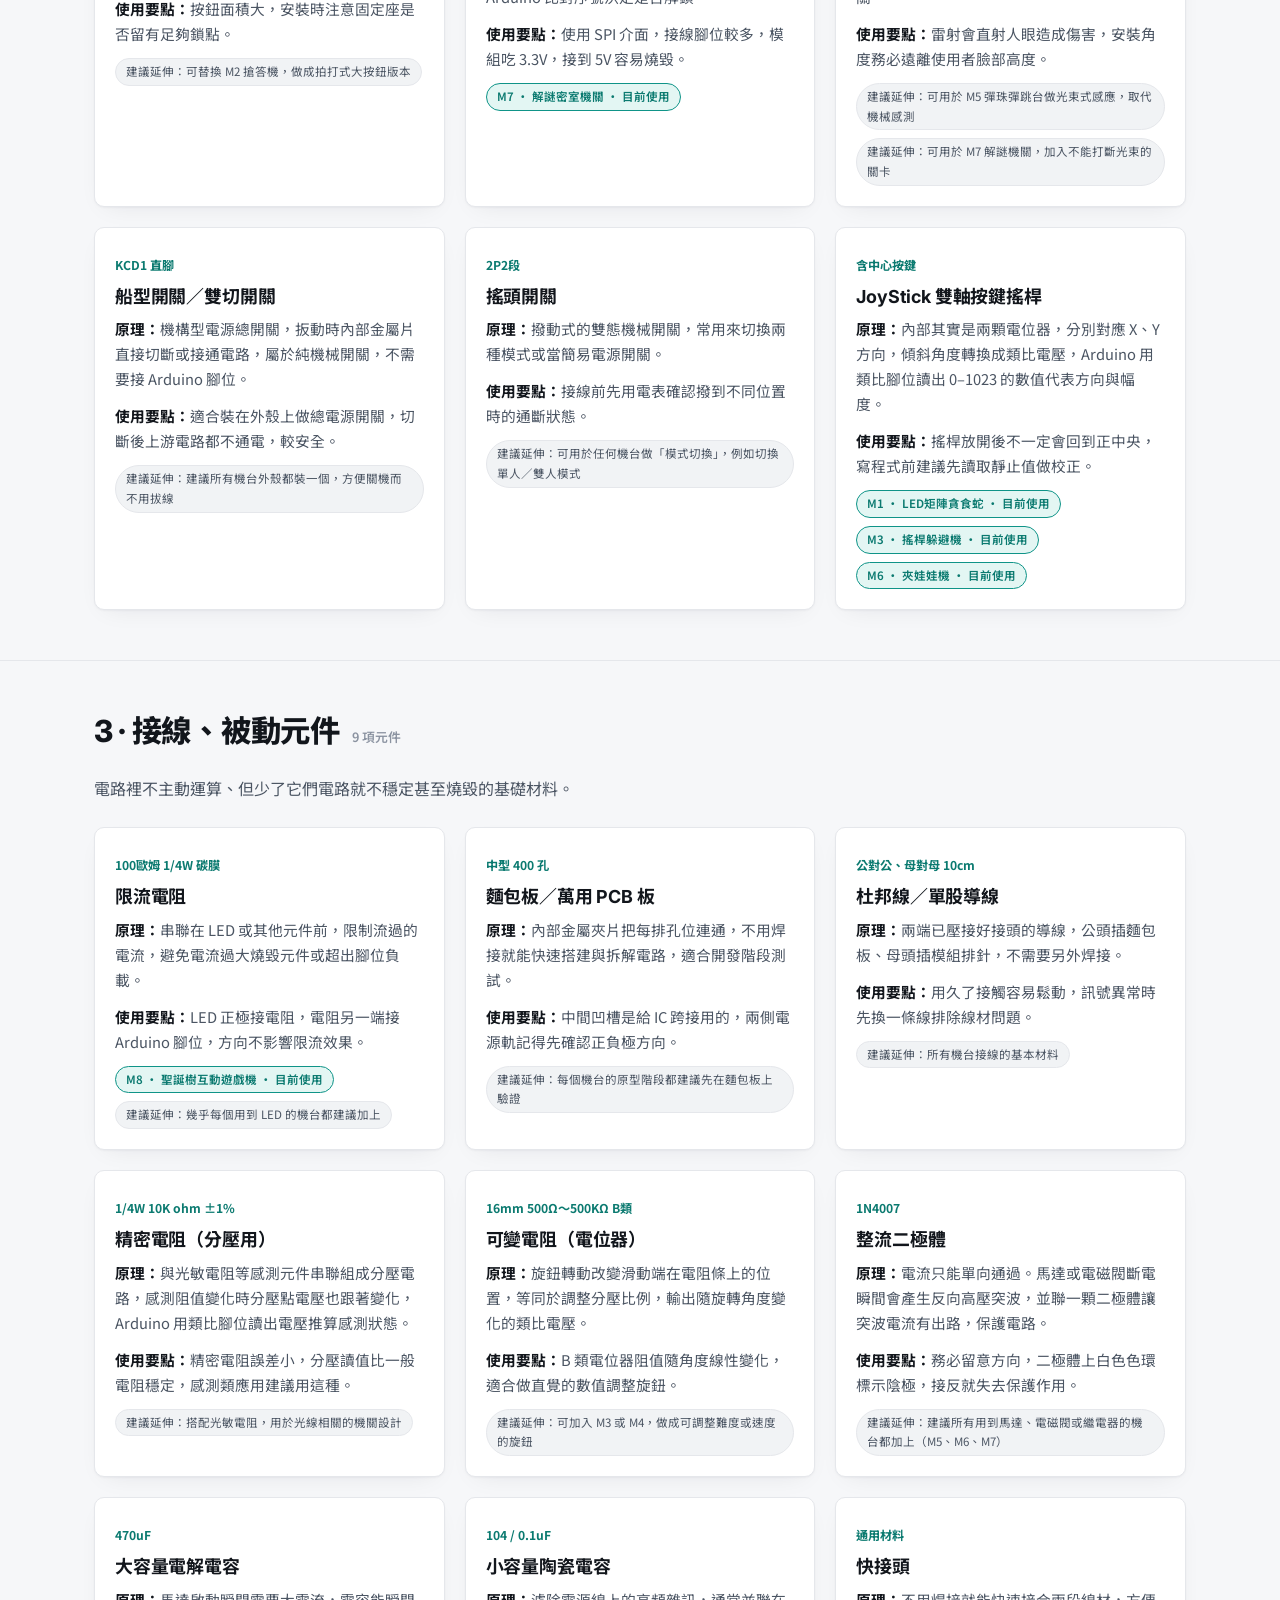
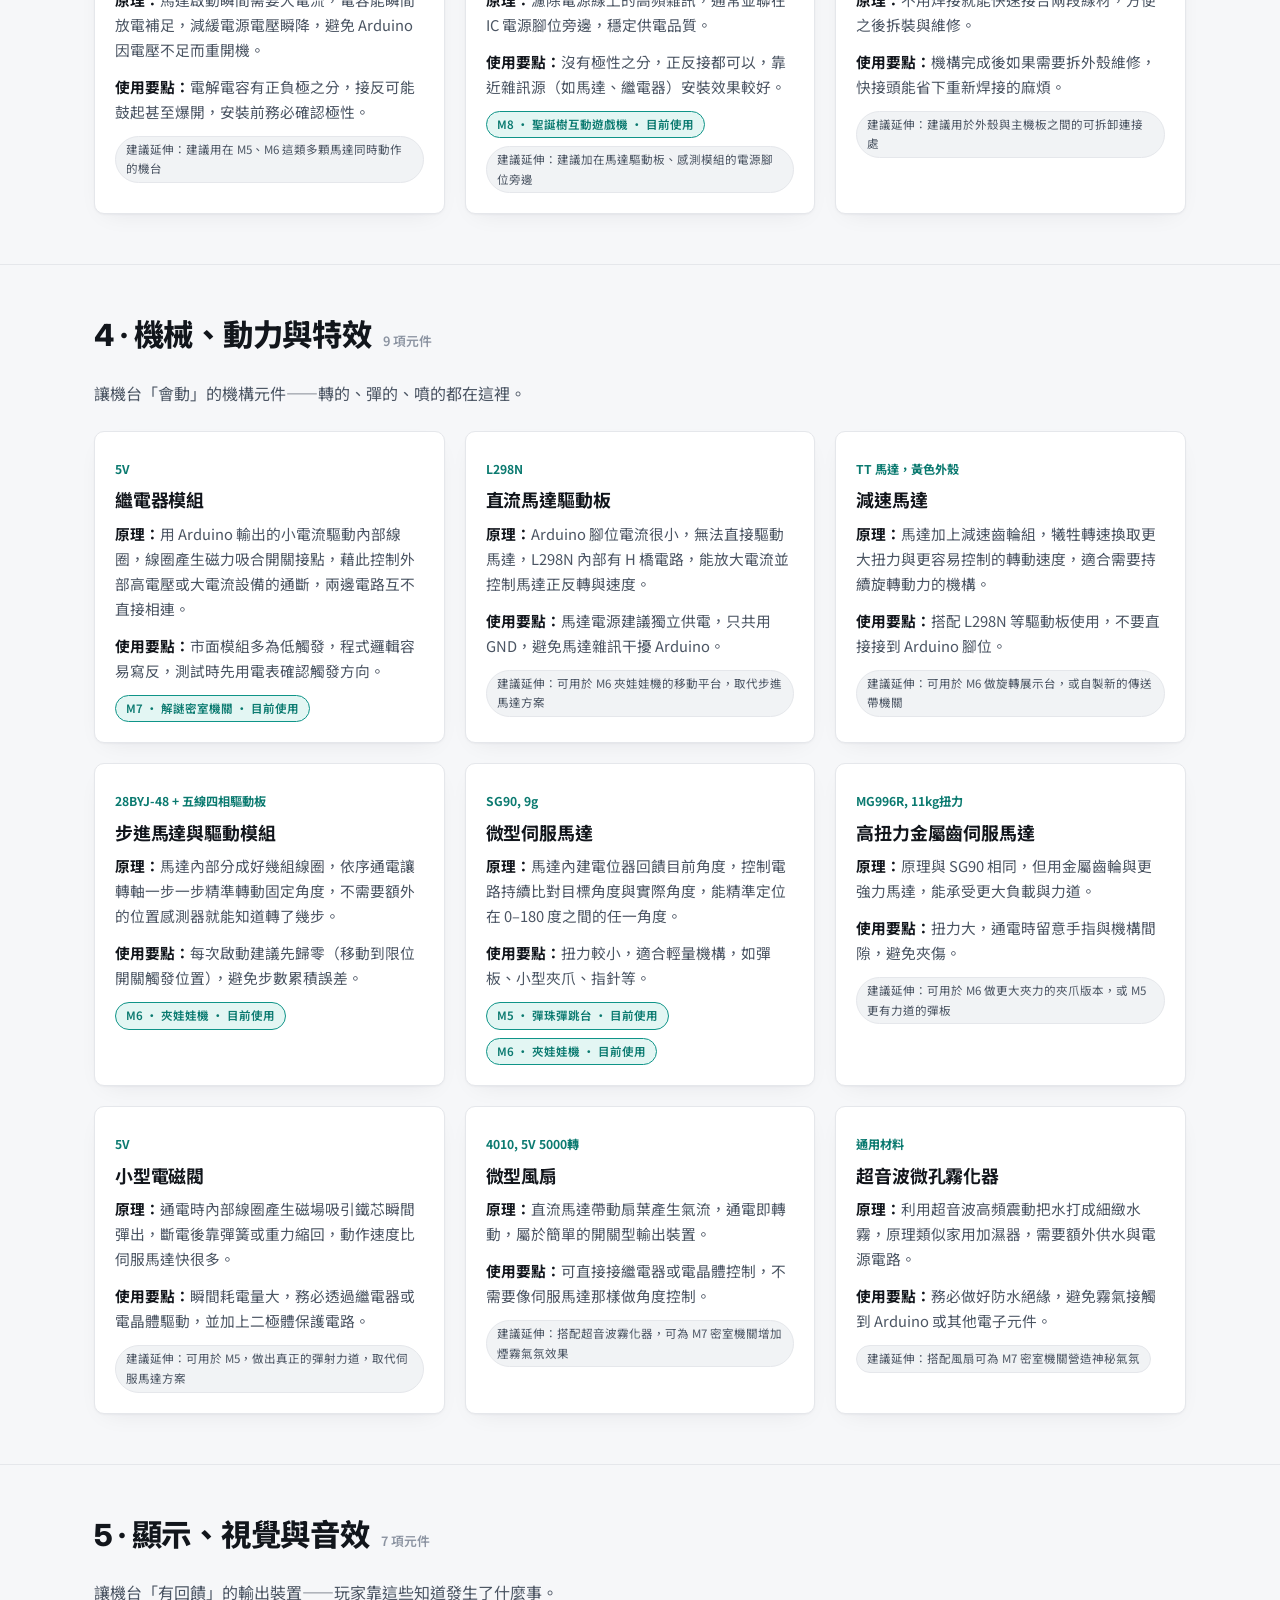
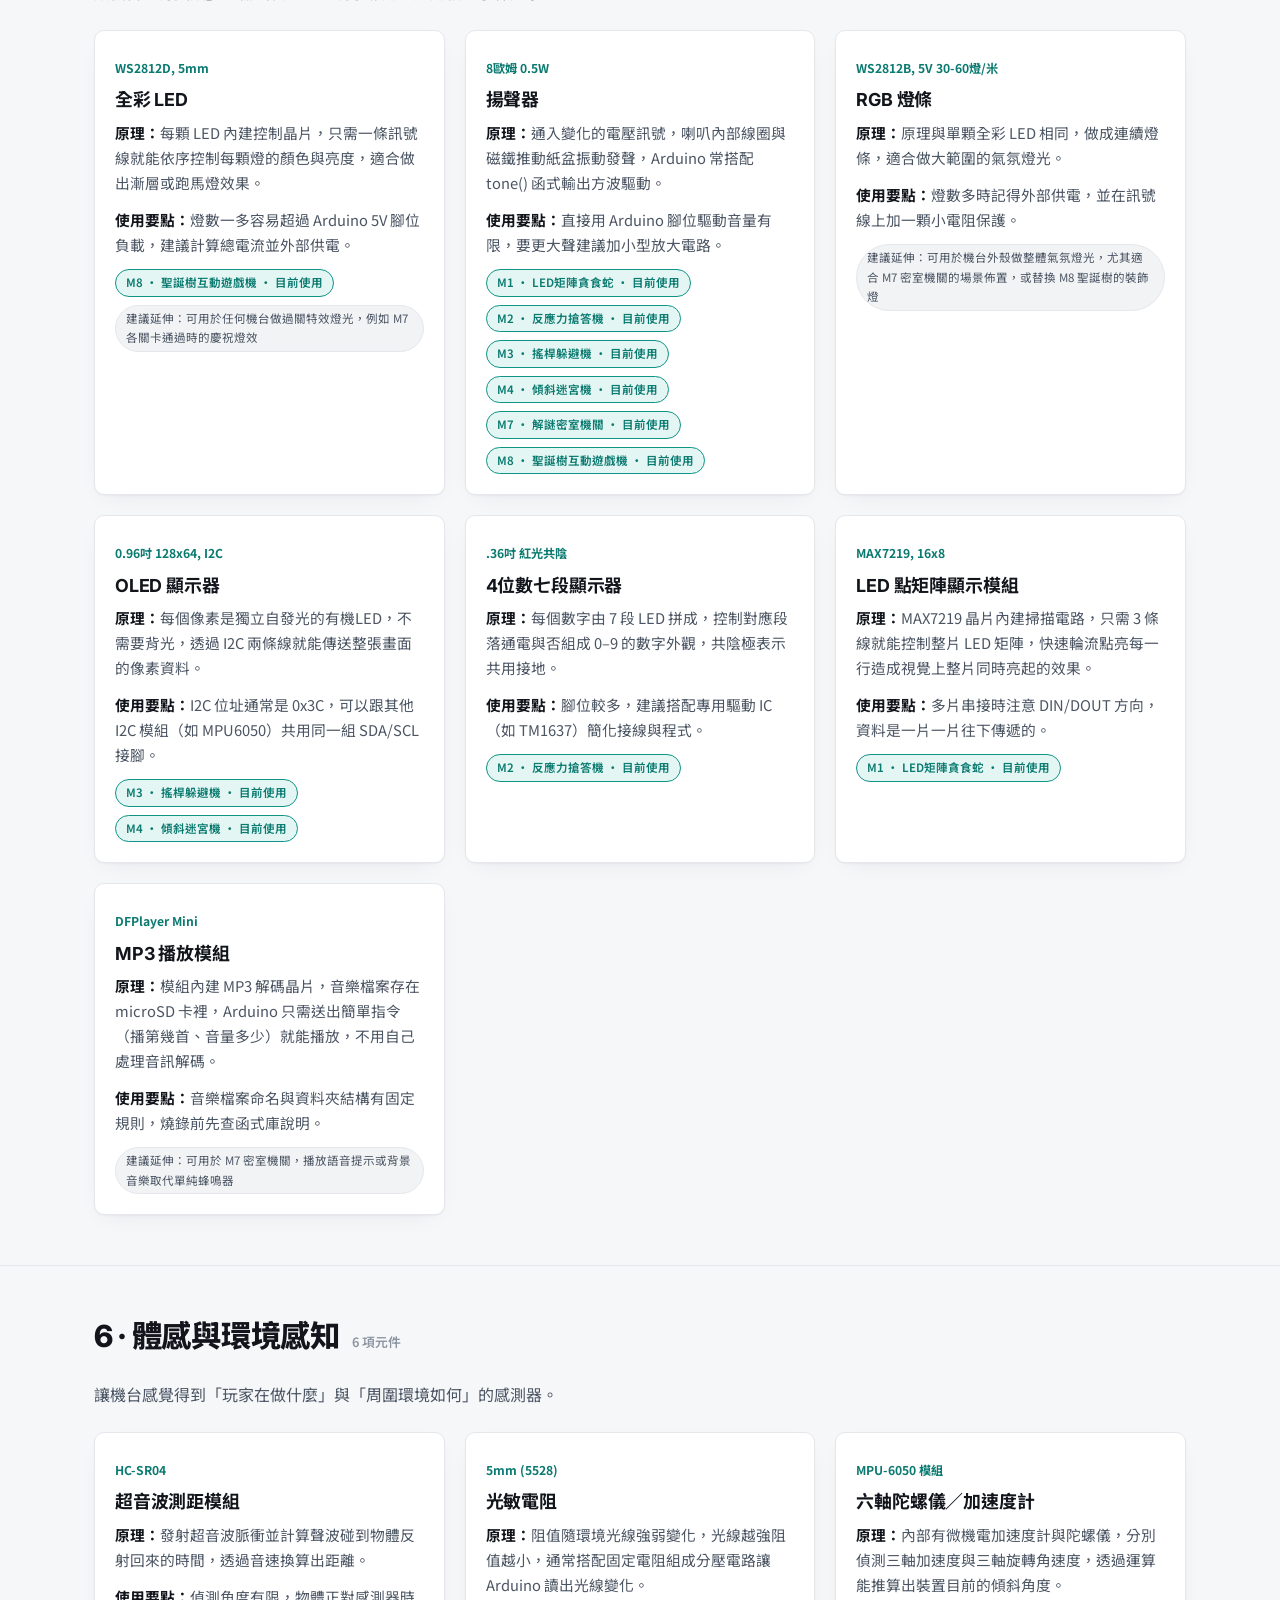
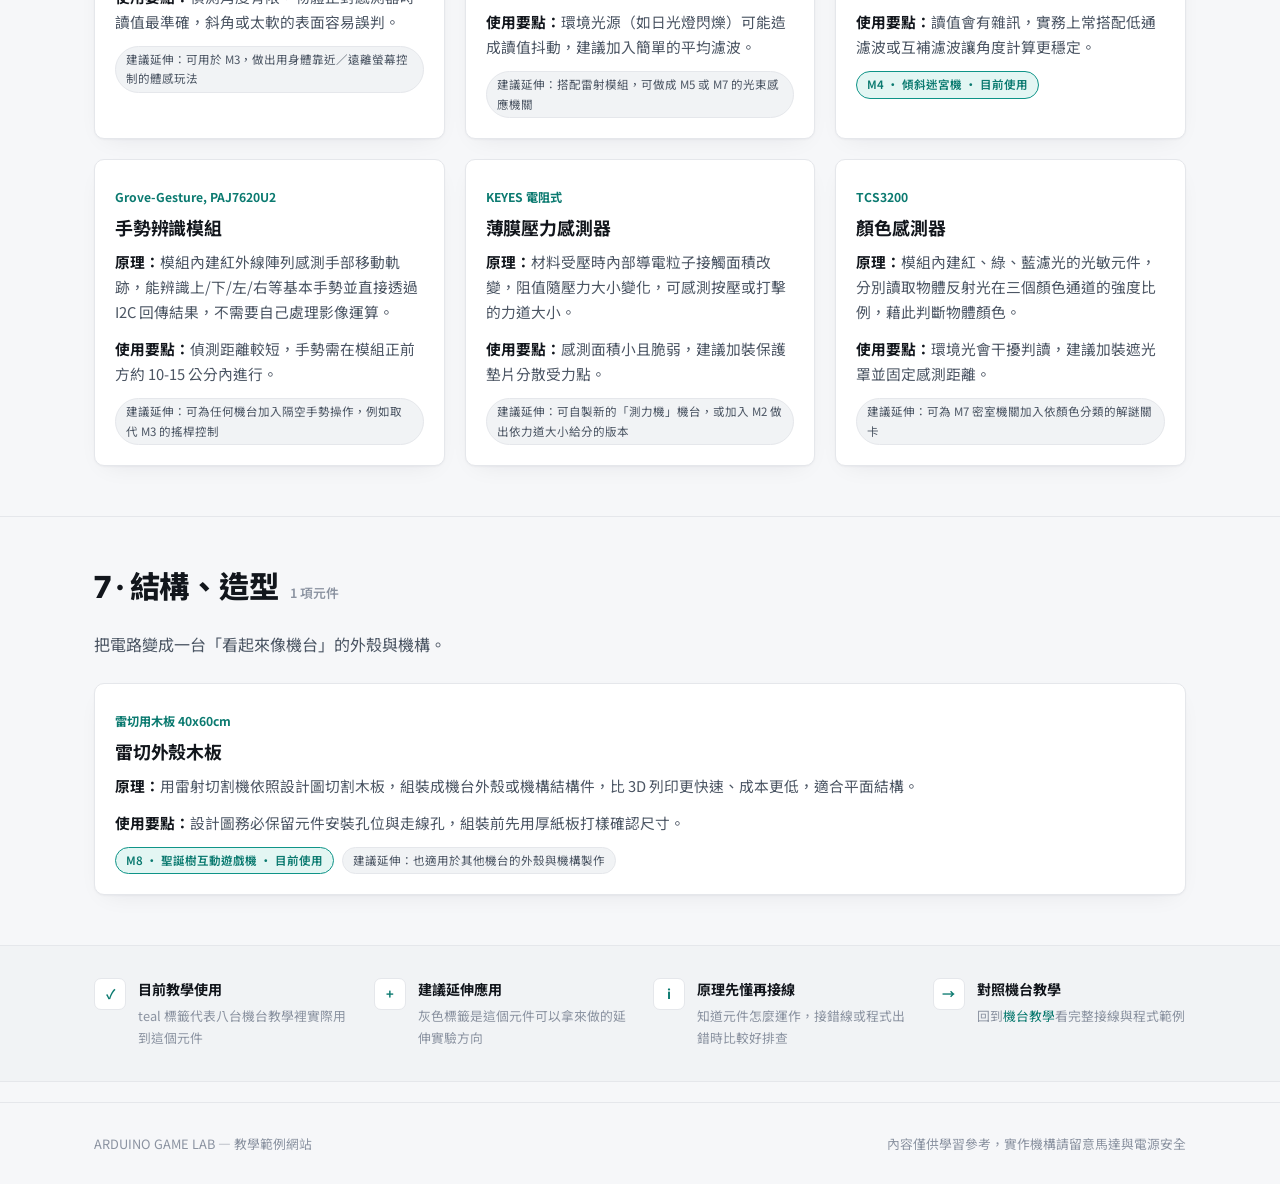
<file: components.html>
<!DOCTYPE html>
<html lang="zh-Hant">
<head>
<meta charset="UTF-8">
<meta name="viewport" content="width=device-width, initial-scale=1.0">
<title>元件百科｜Arduino Game Lab</title>
<link rel="stylesheet" href="style.css">
</head>
<body>

<header class="site-header">
  <nav class="nav">
    <div class="brand"><span class="dot"></span> ARDUINO GAME LAB <span class="free-badge">免費開放</span></div>
    <div class="nav-links">
      <a href="index.html#machines">機台教學</a>
      <a href="components.html">元件百科</a>
      <a href="ai-collaboration.html">AI 協作</a>
      <a href="index.html#start">開始使用</a>
    </div>
    <a href="index.html#machines" class="nav-cta">開始動手做 →</a>
  </nav>
</header>
<div class="breadcrumb"><a href="index.html">首頁</a> / 元件百科</div>

<section class="hero" style="padding-top:36px; padding-bottom:24px;">
  <div class="wrap">
    <span class="eyebrow">// COMPONENT LIBRARY</span>
    <h1>元件百科</h1>
    <p class="lead">收錄 BOM 表裡常用的電子元件，分成七大類。每個元件都用兩種角度介紹：<strong>它是怎麼運作的</strong>，以及<strong>哪些機台實際用到它、還能怎麼延伸應用</strong>。看完材料表不知道某個零件在幹嘛，就回來這頁查一下。</p>
    <div class="quicknav">
      <a href="#cat-1">1 · 主控、系統</a>
      <a href="#cat-2">2 · 玩家輸入</a>
      <a href="#cat-3">3 · 接線、被動元件</a>
      <a href="#cat-4">4 · 機械、動力與特效</a>
      <a href="#cat-5">5 · 顯示、視覺與音效</a>
      <a href="#cat-6">6 · 體感與環境感知</a>
      <a href="#cat-7">7 · 結構、造型</a>
    </div>
  </div>
</section>

<hr class="divider">

<section id="cat-1">
  <div class="wrap">
    <div class="category-head">
      <h2>1 · 主控、系統</h2>
      <span class="cat-count">1 項元件</span>
    </div>
    <p class="section-head" style="margin-bottom:24px;">整個機台的大腦，負責讀輸入、跑邏輯、控制輸出。</p>
    <div class="card-grid">
      <div class="card" id="arduino-uno-r4">
        <span class="ref">含 Type-C 傳輸線</span>
        <h3>Arduino Uno R4 WiFi</h3>
        <p><strong>原理：</strong>系統核心控制器，負責讀取所有輸入訊號、執行遊戲邏輯、驅動輸出裝置。R4 版本比舊款多了 Wi-Fi，之後想做連網計分板也用得到。</p>
        <p><strong>使用要點：</strong>先確認電腦安裝了正確的驅動程式，燒錄前在 IDE 選對「開發板」與「連接埠」。</p>
        <div class="tag-row">
          <a class="tag tag-used" href="machines/led-matrix-snake.html">M1 · LED矩陣貪食蛇 · 目前使用</a>
          <a class="tag tag-used" href="machines/reaction-button.html">M2 · 反應力搶答機 · 目前使用</a>
          <a class="tag tag-used" href="machines/joystick-dodge.html">M3 · 搖桿躲避機 · 目前使用</a>
          <a class="tag tag-used" href="machines/tilt-maze.html">M4 · 傾斜迷宮機 · 目前使用</a>
          <a class="tag tag-used" href="machines/pinball.html">M5 · 彈珠彈跳台 · 目前使用</a>
          <a class="tag tag-used" href="machines/claw-machine.html">M6 · 夾娃娃機 · 目前使用</a>
          <a class="tag tag-used" href="machines/puzzle-escape.html">M7 · 解謎密室機關 · 目前使用</a>
          <a class="tag tag-used" href="machines/christmas-tree.html">M8 · 聖誕樹互動遊戲機 · 目前使用</a>
        </div>
      </div>
    </div>
  </div>
</section>

<hr class="divider">

<section id="cat-2">
  <div class="wrap">
    <div class="category-head">
      <h2>2 · 玩家輸入</h2>
      <span class="cat-count">9 項元件</span>
    </div>
    <p class="section-head" style="margin-bottom:24px;">所有讓玩家「動手操作」的元件，是機台與人互動的第一線。</p>
    <div class="card-grid">
      <div class="card" id="btn-24mm">
        <span class="ref">紅、綠、藍各 2 個</span>
        <h3>24mm 遊戲按鈕</h3>
        <p><strong>原理：</strong>內部是機械開關，按下時兩端接點導通，Arduino 讀到的是高低電位變化。</p>
        <p><strong>使用要點：</strong>接線時搭配下拉電阻，避免按鈕沒按時腳位處於「浮接」、讀值不穩定。</p>
        <div class="tag-row">
          <a class="tag tag-used" href="machines/reaction-button.html">M2 · 反應力搶答機 · 目前使用</a>
          <a class="tag tag-used" href="machines/christmas-tree.html">M8 · 聖誕樹互動遊戲機 · 目前使用</a>
        </div>
      </div>
      <div class="card" id="tactile-switch">
        <span class="ref">多種高度可選</span>
        <h3>6x6mm 輕觸開關</h3>
        <p><strong>原理：</strong>原理跟大型按鈕一樣，體積小，適合直接焊在電路板或麵包板上做原型測試。</p>
        <p><strong>使用要點：</strong>腳位常常是對角互通，焊接前先用電表量一次，避免接錯。</p>
        <div class="tag-row">
          <span class="tag">建議延伸：可替換 M2 的大按鈕，做成更精簡的桌上型版本</span>
        </div>
      </div>
      <div class="card" id="rotary-encoder">
        <span class="ref">KY-040 模組</span>
        <h3>旋轉編碼器</h3>
        <p><strong>原理：</strong>旋轉時兩個訊號腳位交錯輸出高低電位，比較兩者先後順序就能判斷轉動方向與圈數，同時內建按壓開關。</p>
        <p><strong>使用要點：</strong>讀取時建議加入簡單的防彈跳處理，避免手部抖動被誤判成多次輸入。</p>
        <div class="tag-row">
          <span class="tag">建議延伸：可用於 M6 夾娃娃機，做出更精準的手動微調控制</span>
        </div>
      </div>
      <div class="card" id="btn-60mm">
        <span class="ref">白色</span>
        <h3>60mm 平面圓形按鍵</h3>
        <p><strong>原理：</strong>與 24mm 按鈕相同的機械開關原理，按壓面積更大，適合需要用力拍打的遊戲。</p>
        <p><strong>使用要點：</strong>按鈕面積大，安裝時注意固定座是否留有足夠鎖點。</p>
        <div class="tag-row">
          <span class="tag">建議延伸：可替換 M2 搶答機，做成拍打式大按鈕版本</span>
        </div>
      </div>
      <div class="card" id="rfid-rc522">
        <span class="ref">RC522, 13.56MHz</span>
        <h3>RFID/NFC 讀卡模組</h3>
        <p><strong>原理：</strong>讀卡機發出無線電波，卡片內建晶片被感應到電力後回傳一組獨一無二的 UID 序號，Arduino 比對序號決定是否解鎖。</p>
        <p><strong>使用要點：</strong>使用 SPI 介面，接線腳位較多，模組吃 3.3V，接到 5V 容易燒毀。</p>
        <div class="tag-row">
          <a class="tag tag-used" href="machines/puzzle-escape.html">M7 · 解謎密室機關 · 目前使用</a>
        </div>
      </div>
      <div class="card" id="laser-ky008">
        <span class="ref">KY-008, 5V</span>
        <h3>雷射發射模組</h3>
        <p><strong>原理：</strong>通電後持續發射一道紅色雷射光束，搭配光敏電阻即可做出「光束被打斷」的偵測機關。</p>
        <p><strong>使用要點：</strong>雷射會直射人眼造成傷害，安裝角度務必遠離使用者臉部高度。</p>
        <div class="tag-row">
          <span class="tag">建議延伸：可用於 M5 彈珠彈跳台做光束式感應，取代機械感測</span>
          <span class="tag">建議延伸：可用於 M7 解謎機關，加入不能打斷光束的關卡</span>
        </div>
      </div>
      <div class="card" id="boat-switch">
        <span class="ref">KCD1 直腳</span>
        <h3>船型開關／雙切開關</h3>
        <p><strong>原理：</strong>機構型電源總開關，扳動時內部金屬片直接切斷或接通電路，屬於純機械開關，不需要接 Arduino 腳位。</p>
        <p><strong>使用要點：</strong>適合裝在外殼上做總電源開關，切斷後上游電路都不通電，較安全。</p>
        <div class="tag-row">
          <span class="tag">建議延伸：建議所有機台外殼都裝一個，方便關機而不用拔線</span>
        </div>
      </div>
      <div class="card" id="toggle-switch">
        <span class="ref">2P2段</span>
        <h3>搖頭開關</h3>
        <p><strong>原理：</strong>撥動式的雙態機械開關，常用來切換兩種模式或當簡易電源開關。</p>
        <p><strong>使用要點：</strong>接線前先用電表確認撥到不同位置時的通斷狀態。</p>
        <div class="tag-row">
          <span class="tag">建議延伸：可用於任何機台做「模式切換」，例如切換單人／雙人模式</span>
        </div>
      </div>
      <div class="card" id="joystick">
        <span class="ref">含中心按鍵</span>
        <h3>JoyStick 雙軸按鍵搖桿</h3>
        <p><strong>原理：</strong>內部其實是兩顆電位器，分別對應 X、Y 方向，傾斜角度轉換成類比電壓，Arduino 用類比腳位讀出 0–1023 的數值代表方向與幅度。</p>
        <p><strong>使用要點：</strong>搖桿放開後不一定會回到正中央，寫程式前建議先讀取靜止值做校正。</p>
        <div class="tag-row">
          <a class="tag tag-used" href="machines/led-matrix-snake.html">M1 · LED矩陣貪食蛇 · 目前使用</a>
          <a class="tag tag-used" href="machines/joystick-dodge.html">M3 · 搖桿躲避機 · 目前使用</a>
          <a class="tag tag-used" href="machines/claw-machine.html">M6 · 夾娃娃機 · 目前使用</a>
        </div>
      </div>
    </div>
  </div>
</section>

<hr class="divider">

<section id="cat-3">
  <div class="wrap">
    <div class="category-head">
      <h2>3 · 接線、被動元件</h2>
      <span class="cat-count">9 項元件</span>
    </div>
    <p class="section-head" style="margin-bottom:24px;">電路裡不主動運算、但少了它們電路就不穩定甚至燒毀的基礎材料。</p>
    <div class="card-grid">
      <div class="card" id="resistor-100">
        <span class="ref">100歐姆 1/4W 碳膜</span>
        <h3>限流電阻</h3>
        <p><strong>原理：</strong>串聯在 LED 或其他元件前，限制流過的電流，避免電流過大燒毀元件或超出腳位負載。</p>
        <p><strong>使用要點：</strong>LED 正極接電阻，電阻另一端接 Arduino 腳位，方向不影響限流效果。</p>
        <div class="tag-row">
          <a class="tag tag-used" href="machines/christmas-tree.html">M8 · 聖誕樹互動遊戲機 · 目前使用</a>
          <span class="tag">建議延伸：幾乎每個用到 LED 的機台都建議加上</span>
        </div>
      </div>
      <div class="card" id="breadboard">
        <span class="ref">中型 400 孔</span>
        <h3>麵包板／萬用 PCB 板</h3>
        <p><strong>原理：</strong>內部金屬夾片把每排孔位連通，不用焊接就能快速搭建與拆解電路，適合開發階段測試。</p>
        <p><strong>使用要點：</strong>中間凹槽是給 IC 跨接用的，兩側電源軌記得先確認正負極方向。</p>
        <div class="tag-row">
          <span class="tag">建議延伸：每個機台的原型階段都建議先在麵包板上驗證</span>
        </div>
      </div>
      <div class="card" id="dupont-wire">
        <span class="ref">公對公、母對母 10cm</span>
        <h3>杜邦線／單股導線</h3>
        <p><strong>原理：</strong>兩端已壓接好接頭的導線，公頭插麵包板、母頭插模組排針，不需要另外焊接。</p>
        <p><strong>使用要點：</strong>用久了接觸容易鬆動，訊號異常時先換一條線排除線材問題。</p>
        <div class="tag-row">
          <span class="tag">建議延伸：所有機台接線的基本材料</span>
        </div>
      </div>
      <div class="card" id="resistor-10k">
        <span class="ref">1/4W 10K ohm ±1%</span>
        <h3>精密電阻（分壓用）</h3>
        <p><strong>原理：</strong>與光敏電阻等感測元件串聯組成分壓電路，感測阻值變化時分壓點電壓也跟著變化，Arduino 用類比腳位讀出電壓推算感測狀態。</p>
        <p><strong>使用要點：</strong>精密電阻誤差小，分壓讀值比一般電阻穩定，感測類應用建議用這種。</p>
        <div class="tag-row">
          <span class="tag">建議延伸：搭配光敏電阻，用於光線相關的機關設計</span>
        </div>
      </div>
      <div class="card" id="potentiometer">
        <span class="ref">16mm 500Ω～500KΩ B類</span>
        <h3>可變電阻（電位器）</h3>
        <p><strong>原理：</strong>旋鈕轉動改變滑動端在電阻條上的位置，等同於調整分壓比例，輸出隨旋轉角度變化的類比電壓。</p>
        <p><strong>使用要點：</strong>B 類電位器阻值隨角度線性變化，適合做直覺的數值調整旋鈕。</p>
        <div class="tag-row">
          <span class="tag">建議延伸：可加入 M3 或 M4，做成可調整難度或速度的旋鈕</span>
        </div>
      </div>
      <div class="card" id="diode-1n4007">
        <span class="ref">1N4007</span>
        <h3>整流二極體</h3>
        <p><strong>原理：</strong>電流只能單向通過。馬達或電磁閥斷電瞬間會產生反向高壓突波，並聯一顆二極體讓突波電流有出路，保護電路。</p>
        <p><strong>使用要點：</strong>務必留意方向，二極體上白色色環標示陰極，接反就失去保護作用。</p>
        <div class="tag-row">
          <span class="tag">建議延伸：建議所有用到馬達、電磁閥或繼電器的機台都加上（M5、M6、M7）</span>
        </div>
      </div>
      <div class="card" id="cap-470uf">
        <span class="ref">470uF</span>
        <h3>大容量電解電容</h3>
        <p><strong>原理：</strong>馬達啟動瞬間需要大電流，電容能瞬間放電補足，減緩電源電壓瞬降，避免 Arduino 因電壓不足而重開機。</p>
        <p><strong>使用要點：</strong>電解電容有正負極之分，接反可能鼓起甚至爆開，安裝前務必確認極性。</p>
        <div class="tag-row">
          <span class="tag">建議延伸：建議用在 M5、M6 這類多顆馬達同時動作的機台</span>
        </div>
      </div>
      <div class="card" id="cap-104">
        <span class="ref">104 / 0.1uF</span>
        <h3>小容量陶瓷電容</h3>
        <p><strong>原理：</strong>濾除電源線上的高頻雜訊，通常並聯在 IC 電源腳位旁邊，穩定供電品質。</p>
        <p><strong>使用要點：</strong>沒有極性之分，正反接都可以，靠近雜訊源（如馬達、繼電器）安裝效果較好。</p>
        <div class="tag-row">
          <a class="tag tag-used" href="machines/christmas-tree.html">M8 · 聖誕樹互動遊戲機 · 目前使用</a>
          <span class="tag">建議延伸：建議加在馬達驅動板、感測模組的電源腳位旁邊</span>
        </div>
      </div>
      <div class="card" id="quick-connector">
        <span class="ref">通用材料</span>
        <h3>快接頭</h3>
        <p><strong>原理：</strong>不用焊接就能快速接合兩段線材，方便之後拆裝與維修。</p>
        <p><strong>使用要點：</strong>機構完成後如果需要拆外殼維修，快接頭能省下重新焊接的麻煩。</p>
        <div class="tag-row">
          <span class="tag">建議延伸：建議用於外殼與主機板之間的可拆卸連接處</span>
        </div>
      </div>
    </div>
  </div>
</section>

<hr class="divider">

<section id="cat-4">
  <div class="wrap">
    <div class="category-head">
      <h2>4 · 機械、動力與特效</h2>
      <span class="cat-count">9 項元件</span>
    </div>
    <p class="section-head" style="margin-bottom:24px;">讓機台「會動」的機構元件——轉的、彈的、噴的都在這裡。</p>
    <div class="card-grid">
      <div class="card" id="relay">
        <span class="ref">5V</span>
        <h3>繼電器模組</h3>
        <p><strong>原理：</strong>用 Arduino 輸出的小電流驅動內部線圈，線圈產生磁力吸合開關接點，藉此控制外部高電壓或大電流設備的通斷，兩邊電路互不直接相連。</p>
        <p><strong>使用要點：</strong>市面模組多為低觸發，程式邏輯容易寫反，測試時先用電表確認觸發方向。</p>
        <div class="tag-row">
          <a class="tag tag-used" href="machines/puzzle-escape.html">M7 · 解謎密室機關 · 目前使用</a>
        </div>
      </div>
      <div class="card" id="l298n">
        <span class="ref">L298N</span>
        <h3>直流馬達驅動板</h3>
        <p><strong>原理：</strong>Arduino 腳位電流很小，無法直接驅動馬達，L298N 內部有 H 橋電路，能放大電流並控制馬達正反轉與速度。</p>
        <p><strong>使用要點：</strong>馬達電源建議獨立供電，只共用 GND，避免馬達雜訊干擾 Arduino。</p>
        <div class="tag-row">
          <span class="tag">建議延伸：可用於 M6 夾娃娃機的移動平台，取代步進馬達方案</span>
        </div>
      </div>
      <div class="card" id="tt-motor">
        <span class="ref">TT 馬達，黃色外殼</span>
        <h3>減速馬達</h3>
        <p><strong>原理：</strong>馬達加上減速齒輪組，犧牲轉速換取更大扭力與更容易控制的轉動速度，適合需要持續旋轉動力的機構。</p>
        <p><strong>使用要點：</strong>搭配 L298N 等驅動板使用，不要直接接到 Arduino 腳位。</p>
        <div class="tag-row">
          <span class="tag">建議延伸：可用於 M6 做旋轉展示台，或自製新的傳送帶機關</span>
        </div>
      </div>
      <div class="card" id="stepper-28byj48">
        <span class="ref">28BYJ-48 + 五線四相驅動板</span>
        <h3>步進馬達與驅動模組</h3>
        <p><strong>原理：</strong>馬達內部分成好幾組線圈，依序通電讓轉軸一步一步精準轉動固定角度，不需要額外的位置感測器就能知道轉了幾步。</p>
        <p><strong>使用要點：</strong>每次啟動建議先歸零（移動到限位開關觸發位置），避免步數累積誤差。</p>
        <div class="tag-row">
          <a class="tag tag-used" href="machines/claw-machine.html">M6 · 夾娃娃機 · 目前使用</a>
        </div>
      </div>
      <div class="card" id="servo-sg90">
        <span class="ref">SG90, 9g</span>
        <h3>微型伺服馬達</h3>
        <p><strong>原理：</strong>馬達內建電位器回饋目前角度，控制電路持續比對目標角度與實際角度，能精準定位在 0–180 度之間的任一角度。</p>
        <p><strong>使用要點：</strong>扭力較小，適合輕量機構，如彈板、小型夾爪、指針等。</p>
        <div class="tag-row">
          <a class="tag tag-used" href="machines/pinball.html">M5 · 彈珠彈跳台 · 目前使用</a>
          <a class="tag tag-used" href="machines/claw-machine.html">M6 · 夾娃娃機 · 目前使用</a>
        </div>
      </div>
      <div class="card" id="servo-mg996r">
        <span class="ref">MG996R, 11kg扭力</span>
        <h3>高扭力金屬齒伺服馬達</h3>
        <p><strong>原理：</strong>原理與 SG90 相同，但用金屬齒輪與更強力馬達，能承受更大負載與力道。</p>
        <p><strong>使用要點：</strong>扭力大，通電時留意手指與機構間隙，避免夾傷。</p>
        <div class="tag-row">
          <span class="tag">建議延伸：可用於 M6 做更大夾力的夾爪版本，或 M5 更有力道的彈板</span>
        </div>
      </div>
      <div class="card" id="solenoid">
        <span class="ref">5V</span>
        <h3>小型電磁閥</h3>
        <p><strong>原理：</strong>通電時內部線圈產生磁場吸引鐵芯瞬間彈出，斷電後靠彈簧或重力縮回，動作速度比伺服馬達快很多。</p>
        <p><strong>使用要點：</strong>瞬間耗電量大，務必透過繼電器或電晶體驅動，並加上二極體保護電路。</p>
        <div class="tag-row">
          <span class="tag">建議延伸：可用於 M5，做出真正的彈射力道，取代伺服馬達方案</span>
        </div>
      </div>
      <div class="card" id="fan">
        <span class="ref">4010, 5V 5000轉</span>
        <h3>微型風扇</h3>
        <p><strong>原理：</strong>直流馬達帶動扇葉產生氣流，通電即轉動，屬於簡單的開關型輸出裝置。</p>
        <p><strong>使用要點：</strong>可直接接繼電器或電晶體控制，不需要像伺服馬達那樣做角度控制。</p>
        <div class="tag-row">
          <span class="tag">建議延伸：搭配超音波霧化器，可為 M7 密室機關增加煙霧氣氛效果</span>
        </div>
      </div>
      <div class="card" id="atomizer">
        <span class="ref">通用材料</span>
        <h3>超音波微孔霧化器</h3>
        <p><strong>原理：</strong>利用超音波高頻震動把水打成細緻水霧，原理類似家用加濕器，需要額外供水與電源電路。</p>
        <p><strong>使用要點：</strong>務必做好防水絕緣，避免霧氣接觸到 Arduino 或其他電子元件。</p>
        <div class="tag-row">
          <span class="tag">建議延伸：搭配風扇可為 M7 密室機關營造神秘氣氛</span>
        </div>
      </div>
    </div>
  </div>
</section>

<hr class="divider">

<section id="cat-5">
  <div class="wrap">
    <div class="category-head">
      <h2>5 · 顯示、視覺與音效</h2>
      <span class="cat-count">7 項元件</span>
    </div>
    <p class="section-head" style="margin-bottom:24px;">讓機台「有回饋」的輸出裝置——玩家靠這些知道發生了什麼事。</p>
    <div class="card-grid">
      <div class="card" id="ws2812d">
        <span class="ref">WS2812D, 5mm</span>
        <h3>全彩 LED</h3>
        <p><strong>原理：</strong>每顆 LED 內建控制晶片，只需一條訊號線就能依序控制每顆燈的顏色與亮度，適合做出漸層或跑馬燈效果。</p>
        <p><strong>使用要點：</strong>燈數一多容易超過 Arduino 5V 腳位負載，建議計算總電流並外部供電。</p>
        <div class="tag-row">
          <a class="tag tag-used" href="machines/christmas-tree.html">M8 · 聖誕樹互動遊戲機 · 目前使用</a>
          <span class="tag">建議延伸：可用於任何機台做過關特效燈光，例如 M7 各關卡通過時的慶祝燈效</span>
        </div>
      </div>
      <div class="card" id="speaker">
        <span class="ref">8歐姆 0.5W</span>
        <h3>揚聲器</h3>
        <p><strong>原理：</strong>通入變化的電壓訊號，喇叭內部線圈與磁鐵推動紙盆振動發聲，Arduino 常搭配 tone() 函式輸出方波驅動。</p>
        <p><strong>使用要點：</strong>直接用 Arduino 腳位驅動音量有限，要更大聲建議加小型放大電路。</p>
        <div class="tag-row">
          <a class="tag tag-used" href="machines/led-matrix-snake.html">M1 · LED矩陣貪食蛇 · 目前使用</a>
          <a class="tag tag-used" href="machines/reaction-button.html">M2 · 反應力搶答機 · 目前使用</a>
          <a class="tag tag-used" href="machines/joystick-dodge.html">M3 · 搖桿躲避機 · 目前使用</a>
          <a class="tag tag-used" href="machines/tilt-maze.html">M4 · 傾斜迷宮機 · 目前使用</a>
          <a class="tag tag-used" href="machines/puzzle-escape.html">M7 · 解謎密室機關 · 目前使用</a>
          <a class="tag tag-used" href="machines/christmas-tree.html">M8 · 聖誕樹互動遊戲機 · 目前使用</a>
        </div>
      </div>
      <div class="card" id="ws2812b-strip">
        <span class="ref">WS2812B, 5V 30-60燈/米</span>
        <h3>RGB 燈條</h3>
        <p><strong>原理：</strong>原理與單顆全彩 LED 相同，做成連續燈條，適合做大範圍的氣氛燈光。</p>
        <p><strong>使用要點：</strong>燈數多時記得外部供電，並在訊號線上加一顆小電阻保護。</p>
        <div class="tag-row">
          <span class="tag">建議延伸：可用於機台外殼做整體氣氛燈光，尤其適合 M7 密室機關的場景佈置，或替換 M8 聖誕樹的裝飾燈</span>
        </div>
      </div>
      <div class="card" id="oled">
        <span class="ref">0.96吋 128x64, I2C</span>
        <h3>OLED 顯示器</h3>
        <p><strong>原理：</strong>每個像素是獨立自發光的有機LED，不需要背光，透過 I2C 兩條線就能傳送整張畫面的像素資料。</p>
        <p><strong>使用要點：</strong>I2C 位址通常是 0x3C，可以跟其他 I2C 模組（如 MPU6050）共用同一組 SDA/SCL 接腳。</p>
        <div class="tag-row">
          <a class="tag tag-used" href="machines/joystick-dodge.html">M3 · 搖桿躲避機 · 目前使用</a>
          <a class="tag tag-used" href="machines/tilt-maze.html">M4 · 傾斜迷宮機 · 目前使用</a>
        </div>
      </div>
      <div class="card" id="segment-display">
        <span class="ref">.36吋 紅光共陰</span>
        <h3>4位數七段顯示器</h3>
        <p><strong>原理：</strong>每個數字由 7 段 LED 拼成，控制對應段落通電與否組成 0–9 的數字外觀，共陰極表示共用接地。</p>
        <p><strong>使用要點：</strong>腳位較多，建議搭配專用驅動 IC（如 TM1637）簡化接線與程式。</p>
        <div class="tag-row">
          <a class="tag tag-used" href="machines/reaction-button.html">M2 · 反應力搶答機 · 目前使用</a>
        </div>
      </div>
      <div class="card" id="led-matrix">
        <span class="ref">MAX7219, 16x8</span>
        <h3>LED 點矩陣顯示模組</h3>
        <p><strong>原理：</strong>MAX7219 晶片內建掃描電路，只需 3 條線就能控制整片 LED 矩陣，快速輪流點亮每一行造成視覺上整片同時亮起的效果。</p>
        <p><strong>使用要點：</strong>多片串接時注意 DIN/DOUT 方向，資料是一片一片往下傳遞的。</p>
        <div class="tag-row">
          <a class="tag tag-used" href="machines/led-matrix-snake.html">M1 · LED矩陣貪食蛇 · 目前使用</a>
        </div>
      </div>
      <div class="card" id="dfplayer">
        <span class="ref">DFPlayer Mini</span>
        <h3>MP3 播放模組</h3>
        <p><strong>原理：</strong>模組內建 MP3 解碼晶片，音樂檔案存在 microSD 卡裡，Arduino 只需送出簡單指令（播第幾首、音量多少）就能播放，不用自己處理音訊解碼。</p>
        <p><strong>使用要點：</strong>音樂檔案命名與資料夾結構有固定規則，燒錄前先查函式庫說明。</p>
        <div class="tag-row">
          <span class="tag">建議延伸：可用於 M7 密室機關，播放語音提示或背景音樂取代單純蜂鳴器</span>
        </div>
      </div>
    </div>
  </div>
</section>

<hr class="divider">

<section id="cat-6">
  <div class="wrap">
    <div class="category-head">
      <h2>6 · 體感與環境感知</h2>
      <span class="cat-count">6 項元件</span>
    </div>
    <p class="section-head" style="margin-bottom:24px;">讓機台感覺得到「玩家在做什麼」與「周圍環境如何」的感測器。</p>
    <div class="card-grid">
      <div class="card" id="hcsr04">
        <span class="ref">HC-SR04</span>
        <h3>超音波測距模組</h3>
        <p><strong>原理：</strong>發射超音波脈衝並計算聲波碰到物體反射回來的時間，透過音速換算出距離。</p>
        <p><strong>使用要點：</strong>偵測角度有限，物體正對感測器時讀值最準確，斜角或太軟的表面容易誤判。</p>
        <div class="tag-row">
          <span class="tag">建議延伸：可用於 M3，做出用身體靠近／遠離螢幕控制的體感玩法</span>
        </div>
      </div>
      <div class="card" id="photoresistor">
        <span class="ref">5mm (5528)</span>
        <h3>光敏電阻</h3>
        <p><strong>原理：</strong>阻值隨環境光線強弱變化，光線越強阻值越小，通常搭配固定電阻組成分壓電路讓 Arduino 讀出光線變化。</p>
        <p><strong>使用要點：</strong>環境光源（如日光燈閃爍）可能造成讀值抖動，建議加入簡單的平均濾波。</p>
        <div class="tag-row">
          <span class="tag">建議延伸：搭配雷射模組，可做成 M5 或 M7 的光束感應機關</span>
        </div>
      </div>
      <div class="card" id="mpu6050">
        <span class="ref">MPU-6050 模組</span>
        <h3>六軸陀螺儀／加速度計</h3>
        <p><strong>原理：</strong>內部有微機電加速度計與陀螺儀，分別偵測三軸加速度與三軸旋轉角速度，透過運算能推算出裝置目前的傾斜角度。</p>
        <p><strong>使用要點：</strong>讀值會有雜訊，實務上常搭配低通濾波或互補濾波讓角度計算更穩定。</p>
        <div class="tag-row">
          <a class="tag tag-used" href="machines/tilt-maze.html">M4 · 傾斜迷宮機 · 目前使用</a>
        </div>
      </div>
      <div class="card" id="gesture-paj7620">
        <span class="ref">Grove-Gesture, PAJ7620U2</span>
        <h3>手勢辨識模組</h3>
        <p><strong>原理：</strong>模組內建紅外線陣列感測手部移動軌跡，能辨識上/下/左/右等基本手勢並直接透過 I2C 回傳結果，不需要自己處理影像運算。</p>
        <p><strong>使用要點：</strong>偵測距離較短，手勢需在模組正前方約 10-15 公分內進行。</p>
        <div class="tag-row">
          <span class="tag">建議延伸：可為任何機台加入隔空手勢操作，例如取代 M3 的搖桿控制</span>
        </div>
      </div>
      <div class="card" id="pressure-sensor">
        <span class="ref">KEYES 電阻式</span>
        <h3>薄膜壓力感測器</h3>
        <p><strong>原理：</strong>材料受壓時內部導電粒子接觸面積改變，阻值隨壓力大小變化，可感測按壓或打擊的力道大小。</p>
        <p><strong>使用要點：</strong>感測面積小且脆弱，建議加裝保護墊片分散受力點。</p>
        <div class="tag-row">
          <span class="tag">建議延伸：可自製新的「測力機」機台，或加入 M2 做出依力道大小給分的版本</span>
        </div>
      </div>
      <div class="card" id="color-tcs3200">
        <span class="ref">TCS3200</span>
        <h3>顏色感測器</h3>
        <p><strong>原理：</strong>模組內建紅、綠、藍濾光的光敏元件，分別讀取物體反射光在三個顏色通道的強度比例，藉此判斷物體顏色。</p>
        <p><strong>使用要點：</strong>環境光會干擾判讀，建議加裝遮光罩並固定感測距離。</p>
        <div class="tag-row">
          <span class="tag">建議延伸：可為 M7 密室機關加入依顏色分類的解謎關卡</span>
        </div>
      </div>
    </div>
  </div>
</section>

<hr class="divider">

<section id="cat-7">
  <div class="wrap">
    <div class="category-head">
      <h2>7 · 結構、造型</h2>
      <span class="cat-count">1 項元件</span>
    </div>
    <p class="section-head" style="margin-bottom:24px;">把電路變成一台「看起來像機台」的外殼與機構。</p>
    <div class="card-grid">
      <div class="card" id="enclosure">
        <span class="ref">雷切用木板 40x60cm</span>
        <h3>雷切外殼木板</h3>
        <p><strong>原理：</strong>用雷射切割機依照設計圖切割木板，組裝成機台外殼或機構結構件，比 3D 列印更快速、成本更低，適合平面結構。</p>
        <p><strong>使用要點：</strong>設計圖務必保留元件安裝孔位與走線孔，組裝前先用厚紙板打樣確認尺寸。</p>
        <div class="tag-row">
          <a class="tag tag-used" href="machines/christmas-tree.html">M8 · 聖誕樹互動遊戲機 · 目前使用</a>
          <span class="tag">建議延伸：也適用於其他機台的外殼與機構製作</span>
        </div>
      </div>
    </div>
  </div>
</section>

<section class="info-strip">
  <div class="wrap info-grid">
    <div class="info-item">
      <span class="mark">✓</span>
      <div><strong>目前教學使用</strong><p>teal 標籤代表八台機台教學裡實際用到這個元件</p></div>
    </div>
    <div class="info-item">
      <span class="mark">+</span>
      <div><strong>建議延伸應用</strong><p>灰色標籤是這個元件可以拿來做的延伸實驗方向</p></div>
    </div>
    <div class="info-item">
      <span class="mark">i</span>
      <div><strong>原理先懂再接線</strong><p>知道元件怎麼運作，接錯線或程式出錯時比較好排查</p></div>
    </div>
    <div class="info-item">
      <span class="mark">→</span>
      <div><strong>對照機台教學</strong><p>回到<a href="index.html#machines">機台教學</a>看完整接線與程式範例</p></div>
    </div>
  </div>
</section>

<footer>
  <div class="wrap">
    <span>ARDUINO GAME LAB — 教學範例網站</span>
    <span>內容僅供學習參考，實作機構請留意馬達與電源安全</span>
  </div>
</footer>

</body>
</html>
</file>
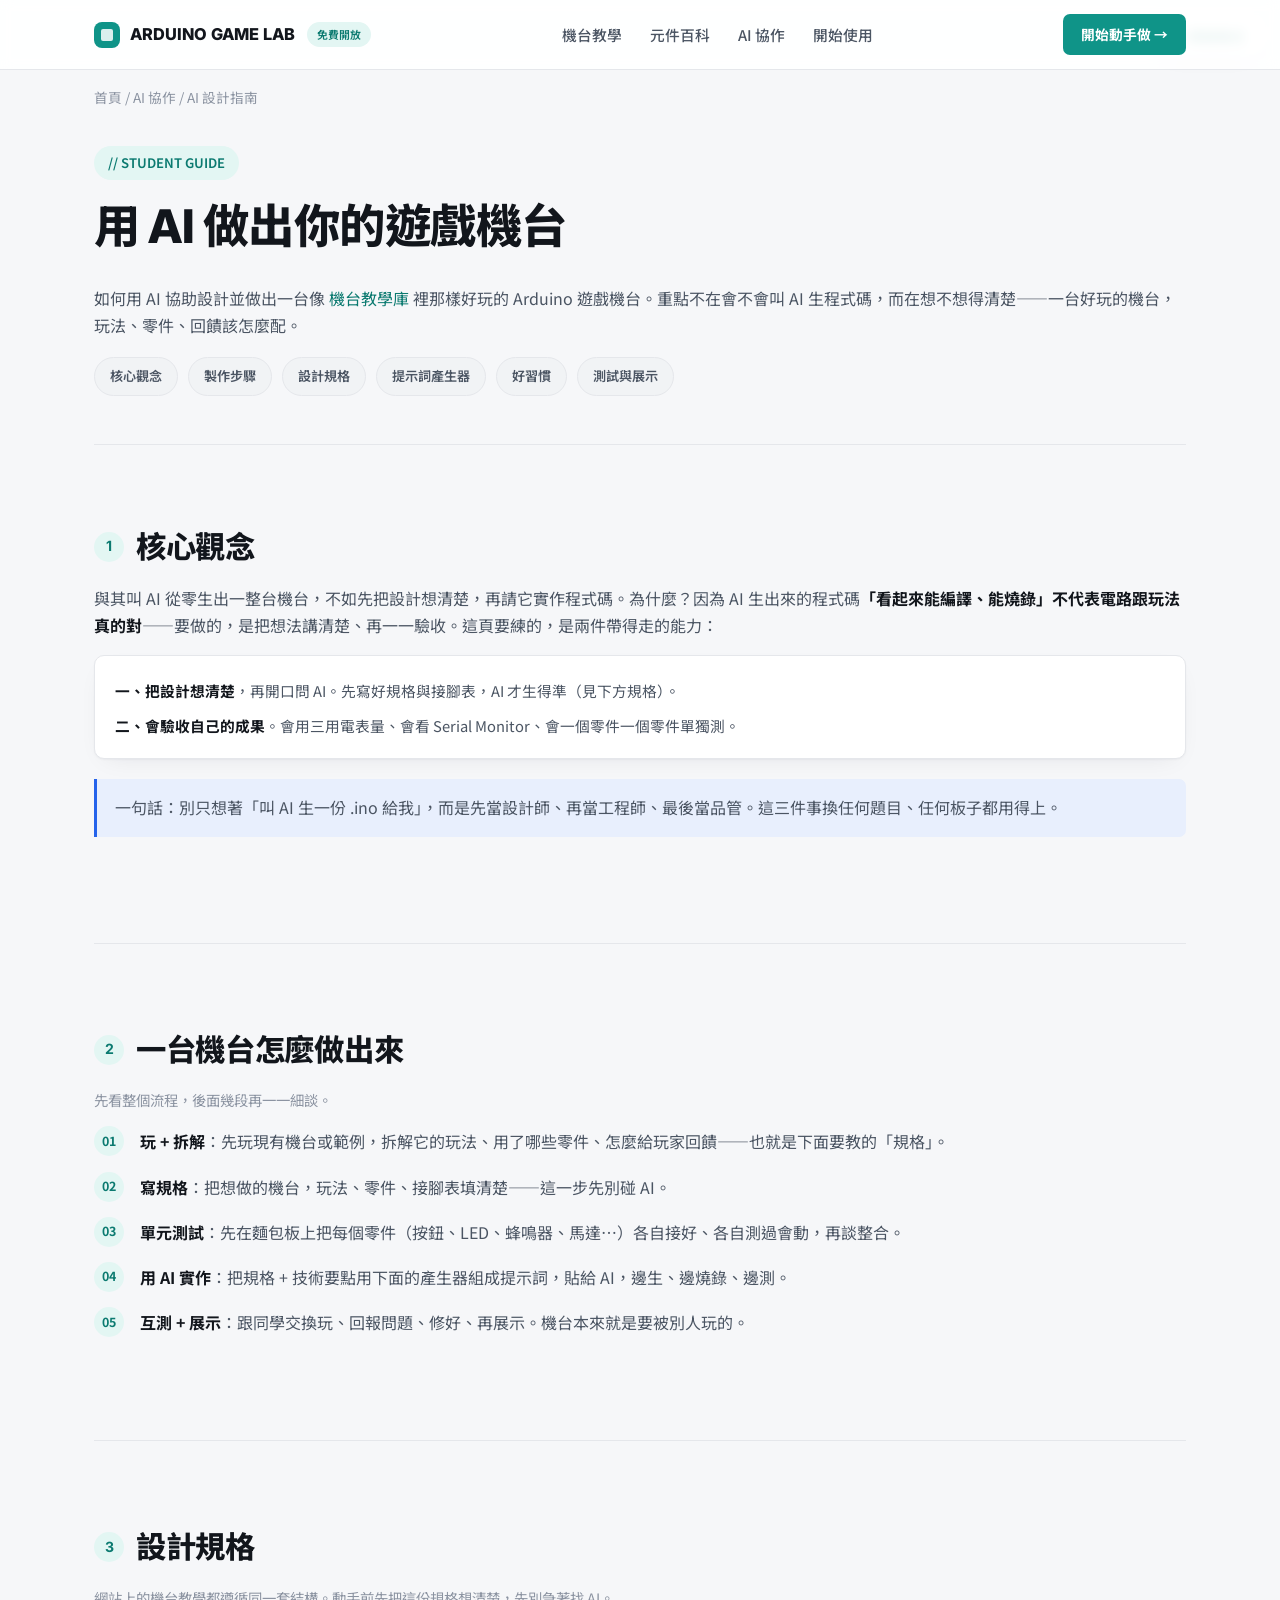
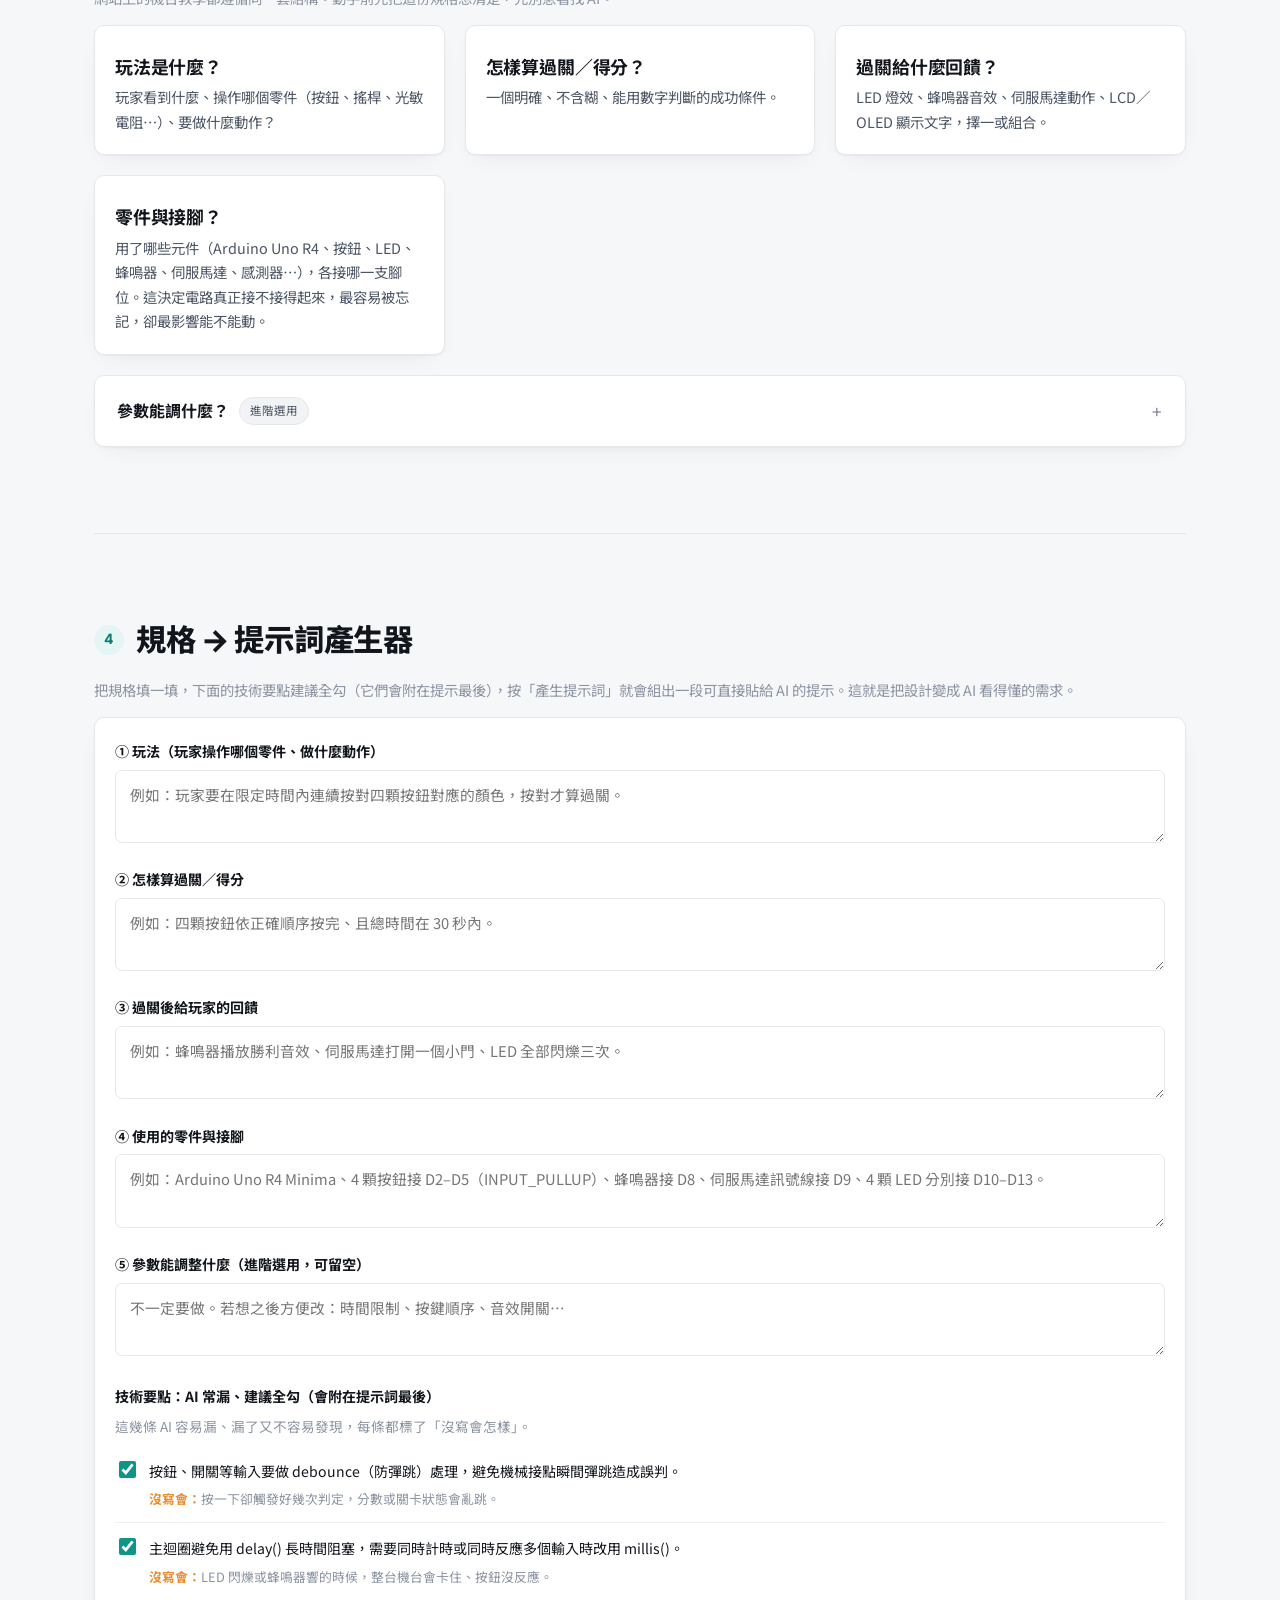
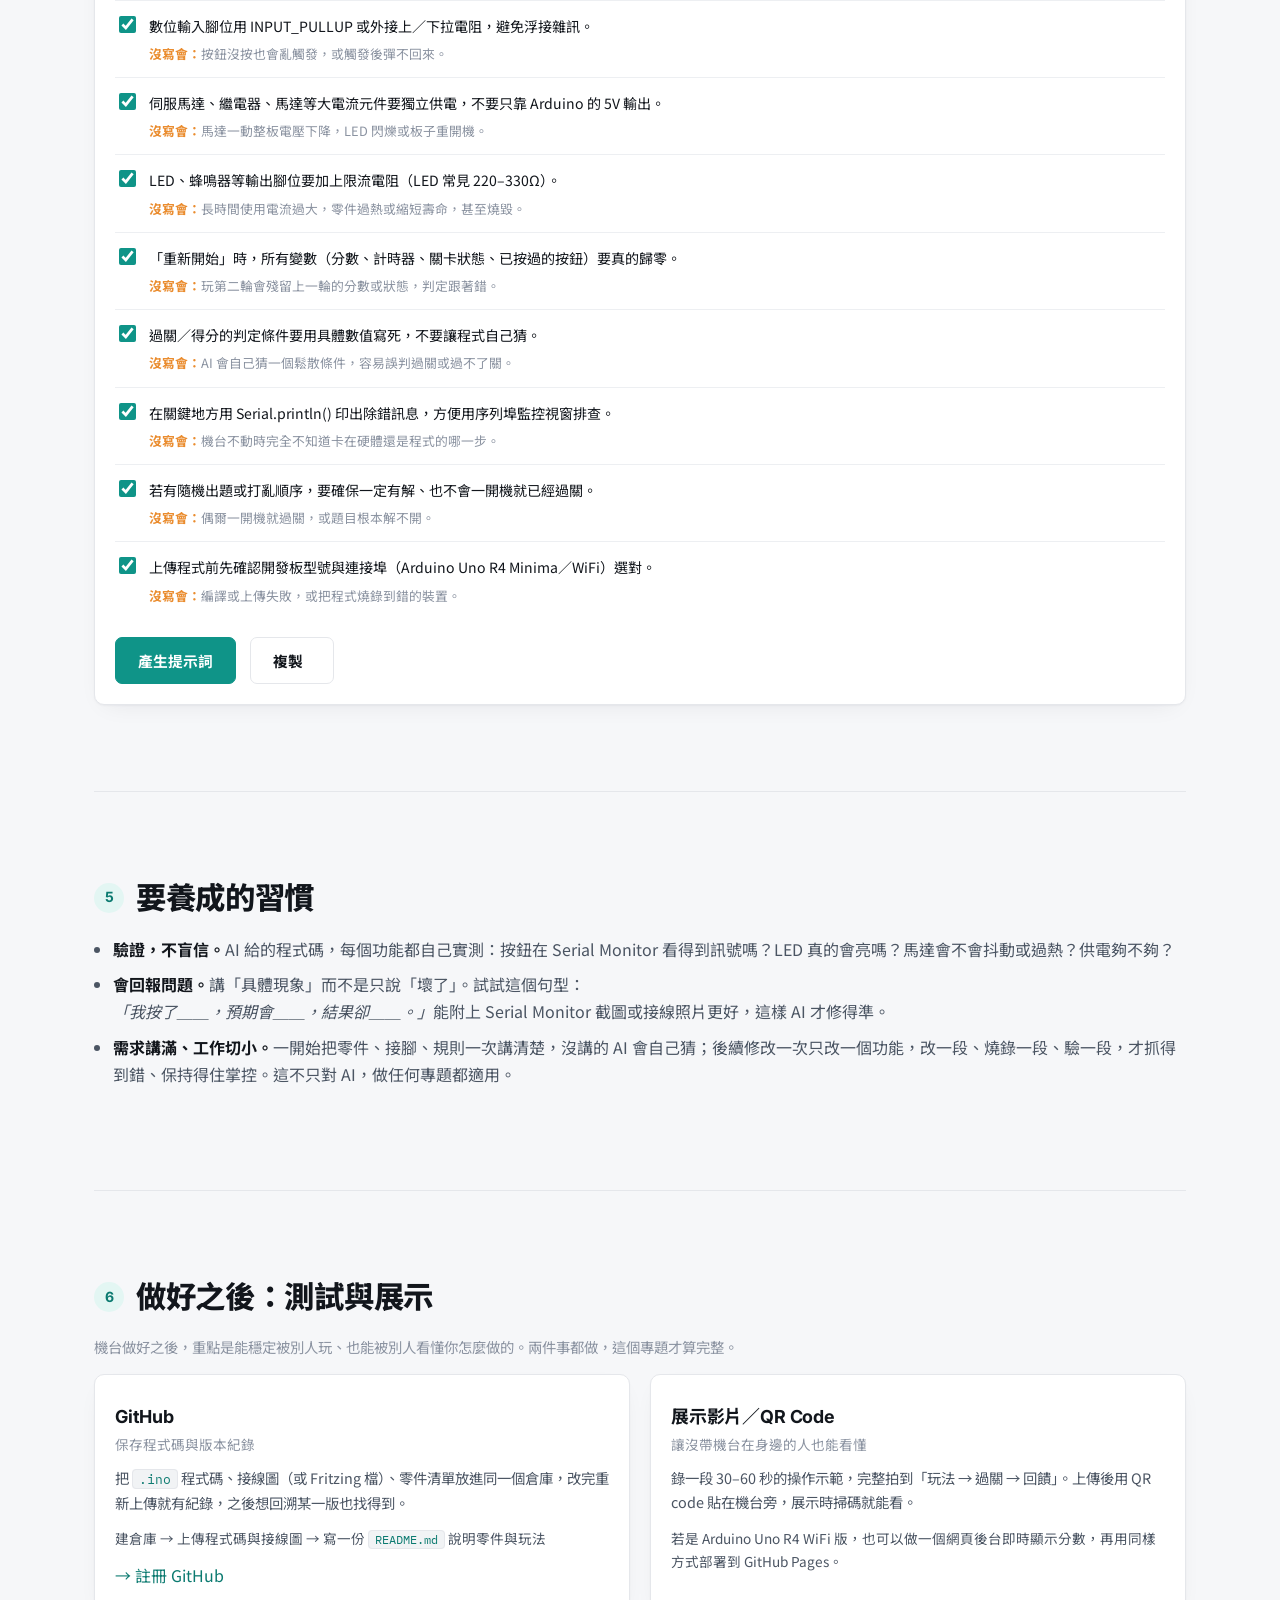
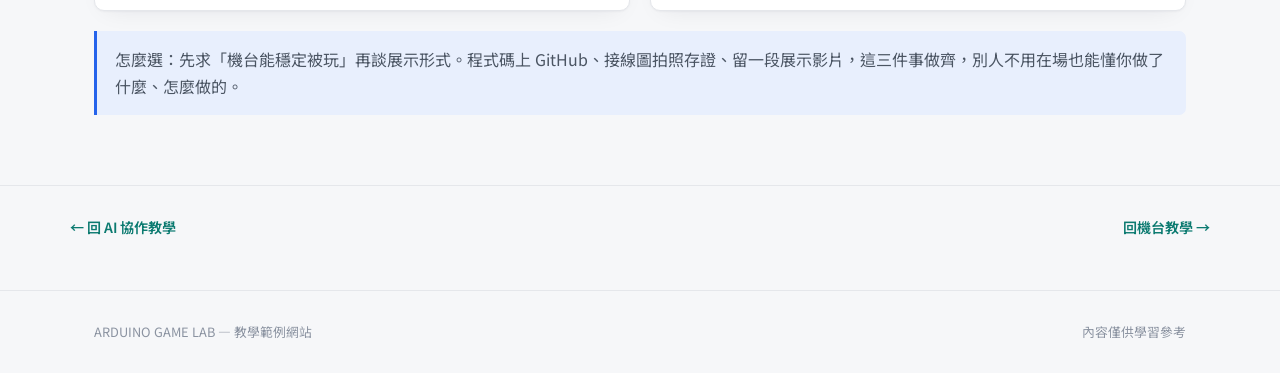
<file: design-guide.html>
<!DOCTYPE html>
<html lang="zh-Hant">
<head>
<meta charset="UTF-8">
<meta name="viewport" content="width=device-width, initial-scale=1.0">
<title>AI 設計指南｜Arduino Game Lab</title>
<link rel="stylesheet" href="style.css">
<style>
  /* 本頁專用：簡報模式（僅這頁使用，不放進全站共用樣式表） */
  #presentBtn{
    position:fixed; top:16px; right:16px; z-index:30; border:1px solid var(--border);
    background: var(--surface); color: var(--teal-dark); border-radius: var(--radius-pill);
    padding:9px 18px; font-family: var(--font-body); font-size:0.85rem; font-weight:700; cursor:pointer;
    box-shadow: var(--shadow);
  }
  #presentBtn:hover{ border-color: var(--teal); }
  #slideNav{
    position:fixed; bottom:20px; left:50%; transform:translateX(-50%); z-index:60; display:none;
    align-items:center; gap:8px; background: var(--text); border-radius: var(--radius-pill); padding:8px 10px;
    box-shadow: 0 14px 34px -12px rgba(0,0,0,0.4);
  }
  body.present #slideNav{ display:flex; }
  #slideNav button{
    border:none; background:transparent; color:#fff; font-size:18px; cursor:pointer;
    width:38px; height:38px; border-radius:50%; font-family: var(--font-body);
  }
  #slideNav button:hover{ background: rgba(255,255,255,0.15); }
  #slideNav .count{ font-family: var(--font-mono); font-size:0.82rem; color:#cbd3da; min-width:56px; text-align:center; }
  body.present{ overflow:hidden; background: var(--bg); }
  body.present .site-header, body.present .breadcrumb, body.present footer,
  body.present .page-nav, body.present #presentBtn{ display:none; }
  body.present .guide-header, body.present section{ display:none; }
  body.present .slide-active{
    display:block; position:fixed; inset:0; overflow:auto; padding:8vh 8vw 14vh; margin:0;
    background: var(--bg); animation:slidein .25s ease;
  }
  @keyframes slidein{ from{opacity:0; transform:translateY(10px);} to{opacity:1; transform:none;} }
  body.present .slide-active > *{ max-width:820px; margin-left:auto; margin-right:auto; }
  body.present .slide-active h1{ font-size:2.6rem; }
  body.present .slide-active h2{ font-size:1.8rem; }
  @media print{
    .site-header, .breadcrumb, .page-nav, footer, #presentBtn, .genbtns{ display:none !important; }
  }
</style>
</head>
<body>

<header class="site-header">
  <nav class="nav">
    <div class="brand"><span class="dot"></span> ARDUINO GAME LAB <span class="free-badge">免費開放</span></div>
    <div class="nav-links">
      <a href="index.html#machines">機台教學</a>
      <a href="components.html">元件百科</a>
      <a href="ai-collaboration.html">AI 協作</a>
      <a href="index.html#start">開始使用</a>
    </div>
    <a href="index.html#machines" class="nav-cta">開始動手做 →</a>
  </nav>
</header>
<div class="breadcrumb"><a href="index.html">首頁</a> / <a href="ai-collaboration.html">AI 協作</a> / AI 設計指南</div>

<div class="wrap guide-wrap">
  <header class="guide-header" style="padding:36px 0 8px; text-align:left;">
    <span class="eyebrow">// STUDENT GUIDE</span>
    <h1>用 AI 做出你的遊戲機台</h1>
    <p class="lead">如何用 AI 協助設計並做出一台像 <a href="index.html#machines">機台教學庫</a> 裡那樣好玩的 Arduino 遊戲機台。重點不在會不會叫 AI 生程式碼，而在想不想得清楚——一台好玩的機台，玩法、零件、回饋該怎麼配。</p>
    <div class="quicknav" style="margin-top:18px;">
      <a href="#idea">核心觀念</a>
      <a href="#flow">製作步驟</a>
      <a href="#spec">設計規格</a>
      <a href="#gen">提示詞產生器</a>
      <a href="#habit">好習慣</a>
      <a href="#publish">測試與展示</a>
    </div>
  </header>

  <hr class="divider" style="margin:32px 0;">

  <section id="idea">
    <h2 class="numbered"><span class="section-num">1</span>核心觀念</h2>
    <p>與其叫 AI 從零生出一整台機台，不如先把設計想清楚，再請它實作程式碼。為什麼？因為 AI 生出來的程式碼<strong>「看起來能編譯、能燒錄」不代表電路跟玩法真的對</strong>——要做的，是把想法講清楚、再一一驗收。這頁要練的，是兩件帶得走的能力：</p>
    <div class="card">
      <p style="margin:0 0 10px;"><strong>一、把設計想清楚</strong>，再開口問 AI。先寫好規格與接腳表，AI 才生得準（見下方規格）。</p>
      <p style="margin:0;"><strong>二、會驗收自己的成果</strong>。會用三用電表量、會看 Serial Monitor、會一個零件一個零件單獨測。</p>
    </div>
    <div class="note">
      <p>一句話：別只想著「叫 AI 生一份 .ino 給我」，而是先當設計師、再當工程師、最後當品管。這三件事換任何題目、任何板子都用得上。</p>
    </div>
  </section>

  <hr class="divider" style="margin:36px 0;">

  <section id="flow">
    <h2 class="numbered"><span class="section-num">2</span>一台機台怎麼做出來</h2>
    <p style="color:var(--text-mute); font-size:0.9rem;">先看整個流程，後面幾段再一一細談。</p>
    <ol class="steps">
      <li><strong>玩 + 拆解</strong>：先玩現有機台或範例，拆解它的玩法、用了哪些零件、怎麼給玩家回饋——也就是下面要教的「規格」。</li>
      <li><strong>寫規格</strong>：把想做的機台，玩法、零件、接腳表填清楚——這一步先別碰 AI。</li>
      <li><strong>單元測試</strong>：先在麵包板上把每個零件（按鈕、LED、蜂鳴器、馬達…）各自接好、各自測過會動，再談整合。</li>
      <li><strong>用 AI 實作</strong>：把規格 + 技術要點用下面的產生器組成提示詞，貼給 AI，邊生、邊燒錄、邊測。</li>
      <li><strong>互測 + 展示</strong>：跟同學交換玩、回報問題、修好、再展示。機台本來就是要被別人玩的。</li>
    </ol>
  </section>

  <hr class="divider" style="margin:36px 0;">

  <section id="spec">
    <h2 class="numbered"><span class="section-num">3</span>設計規格</h2>
    <p style="color:var(--text-mute); font-size:0.9rem;">網站上的機台教學都遵循同一套結構。動手前先把這份規格想清楚，先別急著找 AI。</p>
    <div class="card-grid">
      <div class="card">
        <h3 style="margin-bottom:6px;">玩法是什麼？</h3>
        <p style="margin:0; font-size:0.9rem;">玩家看到什麼、操作哪個零件（按鈕、搖桿、光敏電阻…）、要做什麼動作？</p>
      </div>
      <div class="card">
        <h3 style="margin-bottom:6px;">怎樣算過關／得分？</h3>
        <p style="margin:0; font-size:0.9rem;">一個明確、不含糊、能用數字判斷的成功條件。</p>
      </div>
      <div class="card">
        <h3 style="margin-bottom:6px;">過關給什麼回饋？</h3>
        <p style="margin:0; font-size:0.9rem;">LED 燈效、蜂鳴器音效、伺服馬達動作、LCD／OLED 顯示文字，擇一或組合。</p>
      </div>
      <div class="card">
        <h3 style="margin-bottom:6px;">零件與接腳？</h3>
        <p style="margin:0; font-size:0.9rem;">用了哪些元件（Arduino Uno R4、按鈕、LED、蜂鳴器、伺服馬達、感測器…），各接哪一支腳位。這決定電路真正接不接得起來，最容易被忘記，卻最影響能不能動。</p>
      </div>
    </div>

    <details class="spec-card" style="margin-top:20px;">
      <summary><strong>參數能調什麼？</strong> <span class="tag">進階選用</span></summary>
      <div class="body">
        <p style="margin:0; font-size:0.9rem;">參數是為了之後能快速調整難度（時間限制、分數門檻、感測器靈敏度），可以用可調電位器、序列埠指令，或 Uno R4 WiFi 版做網頁後台。對機台能不能玩不是必要的，先做出能玩的版本，行有餘力再加。</p>
      </div>
    </details>
  </section>

  <hr class="divider" style="margin:36px 0;">

  <section id="gen">
    <h2 class="numbered"><span class="section-num">4</span>規格 → 提示詞產生器</h2>
    <p style="color:var(--text-mute); font-size:0.9rem;">把規格填一填，下面的技術要點建議全勾（它們會附在提示最後），按「產生提示詞」就會組出一段可直接貼給 AI 的提示。這就是把設計變成 AI 看得懂的需求。</p>

    <div class="card">
      <span class="field-label">① 玩法（玩家操作哪個零件、做什麼動作）</span>
      <textarea class="field" id="qPlay" placeholder="例如：玩家要在限定時間內連續按對四顆按鈕對應的顏色，按對才算過關。"></textarea>

      <span class="field-label">② 怎樣算過關／得分</span>
      <textarea class="field" id="qWin" placeholder="例如：四顆按鈕依正確順序按完、且總時間在 30 秒內。"></textarea>

      <span class="field-label">③ 過關後給玩家的回饋</span>
      <textarea class="field" id="qClue" placeholder="例如：蜂鳴器播放勝利音效、伺服馬達打開一個小門、LED 全部閃爍三次。"></textarea>

      <span class="field-label">④ 使用的零件與接腳</span>
      <textarea class="field" id="qParts" placeholder="例如：Arduino Uno R4 Minima、4 顆按鈕接 D2–D5（INPUT_PULLUP）、蜂鳴器接 D8、伺服馬達訊號線接 D9、4 顆 LED 分別接 D10–D13。"></textarea>

      <span class="field-label">⑤ 參數能調整什麼（進階選用，可留空）</span>
      <textarea class="field" id="qAdmin" placeholder="不一定要做。若想之後方便改：時間限制、按鍵順序、音效開關…"></textarea>

      <span class="field-label" style="margin-top:22px;">技術要點：AI 常漏、建議全勾（會附在提示詞最後）</span>
      <p style="margin:2px 0 8px; font-size:0.85rem; color:var(--text-mute);">這幾條 AI 容易漏、漏了又不容易發現，每條都標了「沒寫會怎樣」。</p>
      <div id="checks"></div>

      <div class="btn-row" style="margin-top:18px;">
        <button class="btn btn-primary" id="genBtn" type="button">產生提示詞</button>
        <button class="btn btn-ghost" id="copyBtn" type="button">複製<span class="copied-msg" id="copied"></span></button>
      </div>
      <div class="output-box" id="out"></div>
    </div>
  </section>

  <hr class="divider" style="margin:36px 0;">

  <section id="habit">
    <h2 class="numbered"><span class="section-num">5</span>要養成的習慣</h2>
    <ul class="plain">
      <li><strong>驗證，不盲信。</strong>AI 給的程式碼，每個功能都自己實測：按鈕在 Serial Monitor 看得到訊號嗎？LED 真的會亮嗎？馬達會不會抖動或過熱？供電夠不夠？</li>
      <li><strong>會回報問題。</strong>講「具體現象」而不是只說「壞了」。試試這個句型：<br><em>「我按了＿＿，預期會＿＿，結果卻＿＿。」</em>能附上 Serial Monitor 截圖或接線照片更好，這樣 AI 才修得準。</li>
      <li><strong>需求講滿、工作切小。</strong>一開始把零件、接腳、規則一次講清楚，沒講的 AI 會自己猜；後續修改一次只改一個功能，改一段、燒錄一段、驗一段，才抓得到錯、保持得住掌控。這不只對 AI，做任何專題都適用。</li>
    </ul>
  </section>

  <hr class="divider" style="margin:36px 0;">

  <section id="publish">
    <h2 class="numbered"><span class="section-num">6</span>做好之後：測試與展示</h2>
    <p style="color:var(--text-mute); font-size:0.9rem;">機台做好之後，重點是能穩定被別人玩、也能被別人看懂你怎麼做的。兩件事都做，這個專題才算完整。</p>
    <div class="card-grid">
      <div class="card">
        <h3 style="margin-bottom:4px;">GitHub</h3>
        <p style="margin:0 0 10px; color:var(--text-mute); font-size:0.85rem;">保存程式碼與版本紀錄</p>
        <p style="margin:0 0 12px; font-size:0.9rem;">把 <code>.ino</code> 程式碼、接線圖（或 Fritzing 檔）、零件清單放進同一個倉庫，改完重新上傳就有紀錄，之後想回溯某一版也找得到。</p>
        <p style="margin:0 0 12px; font-size:0.85rem; color:var(--text-soft);">建倉庫 → 上傳程式碼與接線圖 → 寫一份 <code>README.md</code> 說明零件與玩法</p>
        <a href="https://github.com/signup" target="_blank" rel="noopener">→ 註冊 GitHub</a>
      </div>
      <div class="card">
        <h3 style="margin-bottom:4px;">展示影片／QR Code</h3>
        <p style="margin:0 0 10px; color:var(--text-mute); font-size:0.85rem;">讓沒帶機台在身邊的人也能看懂</p>
        <p style="margin:0 0 12px; font-size:0.9rem;">錄一段 30–60 秒的操作示範，完整拍到「玩法 → 過關 → 回饋」。上傳後用 QR code 貼在機台旁，展示時掃碼就能看。</p>
        <p style="margin:0; font-size:0.85rem; color:var(--text-soft);">若是 Arduino Uno R4 WiFi 版，也可以做一個網頁後台即時顯示分數，再用同樣方式部署到 GitHub Pages。</p>
      </div>
    </div>
    <div class="note" style="margin-top:20px;">
      <p>怎麼選：先求「機台能穩定被玩」再談展示形式。程式碼上 GitHub、接線圖拍照存證、留一段展示影片，這三件事做齊，別人不用在場也能懂你做了什麼、怎麼做的。</p>
    </div>
  </section>
</div>

<hr class="divider">
<div class="wrap page-nav">
  <a href="ai-collaboration.html">← 回 AI 協作教學</a>
  <a href="index.html#machines">回機台教學 →</a>
</div>

<footer>
  <div class="wrap">
    <span>ARDUINO GAME LAB — 教學範例網站</span>
    <span>內容僅供學習參考</span>
  </div>
</footer>

<button id="presentBtn" type="button">▶ 簡報模式</button>
<div id="slideNav">
  <button id="slidePrev" title="上一頁 (←)" type="button">◀</button>
  <span class="count" id="slideCount"></span>
  <button id="slideNext" title="下一頁 (→)" type="button">▶</button>
  <button id="slideExit" title="離開 (Esc)" type="button">✕</button>
</div>

<script>
(function(){
  "use strict";
  var header = document.querySelector(".guide-wrap > .guide-header");
  var slides = [header].concat(Array.prototype.slice.call(document.querySelectorAll(".guide-wrap > section")));
  var cur = 0, on = false;
  var countEl = document.getElementById("slideCount");
  function show(i){
    cur = Math.max(0, Math.min(slides.length - 1, i));
    slides.forEach(function(s, idx){ s.classList.toggle("slide-active", idx === cur); });
    countEl.textContent = (cur + 1) + " / " + slides.length;
    if (slides[cur]) slides[cur].scrollTop = 0;
  }
  function enter(){ on = true; document.body.classList.add("present"); show(0); }
  function exit(){ on = false; document.body.classList.remove("present"); slides.forEach(function(s){ s.classList.remove("slide-active"); }); }
  function next(){ if (cur < slides.length - 1) show(cur + 1); }
  function prev(){ if (cur > 0) show(cur - 1); }
  document.getElementById("presentBtn").addEventListener("click", enter);
  document.getElementById("slideNext").addEventListener("click", next);
  document.getElementById("slidePrev").addEventListener("click", prev);
  document.getElementById("slideExit").addEventListener("click", exit);
  document.addEventListener("keydown", function(e){
    if (!on) return;
    if (e.key === "Escape"){ exit(); return; }
    var tag = ((e.target && e.target.tagName) || "").toUpperCase();
    if (tag === "TEXTAREA" || tag === "INPUT") return;
    if (e.key === "ArrowRight" || e.key === " " || e.key === "PageDown"){ e.preventDefault(); next(); }
    else if (e.key === "ArrowLeft" || e.key === "PageUp"){ e.preventDefault(); prev(); }
  });
})();
</script>

<script>
(function(){
  "use strict";
  var TECH = [
    { rule:"按鈕、開關等輸入要做 debounce（防彈跳）處理，避免機械接點瞬間彈跳造成誤判。", why:"沒寫 → 按一下卻觸發好幾次判定，分數或關卡狀態會亂跳。" },
    { rule:"主迴圈避免用 delay() 長時間阻塞，需要同時計時或同時反應多個輸入時改用 millis()。", why:"沒寫 → LED 閃爍或蜂鳴器響的時候，整台機台會卡住、按鈕沒反應。" },
    { rule:"數位輸入腳位用 INPUT_PULLUP 或外接上／下拉電阻，避免浮接雜訊。", why:"沒寫 → 按鈕沒按也會亂觸發，或觸發後彈不回來。" },
    { rule:"伺服馬達、繼電器、馬達等大電流元件要獨立供電，不要只靠 Arduino 的 5V 輸出。", why:"沒寫 → 馬達一動整板電壓下降，LED 閃爍或板子重開機。" },
    { rule:"LED、蜂鳴器等輸出腳位要加上限流電阻（LED 常見 220–330Ω）。", why:"沒寫 → 長時間使用電流過大，零件過熱或縮短壽命，甚至燒毀。" },
    { rule:"「重新開始」時，所有變數（分數、計時器、關卡狀態、已按過的按鈕）要真的歸零。", why:"沒寫 → 玩第二輪會殘留上一輪的分數或狀態，判定跟著錯。" },
    { rule:"過關／得分的判定條件要用具體數值寫死，不要讓程式自己猜。", why:"沒寫 → AI 會自己猜一個鬆散條件，容易誤判過關或過不了關。" },
    { rule:"在關鍵地方用 Serial.println() 印出除錯訊息，方便用序列埠監控視窗排查。", why:"沒寫 → 機台不動時完全不知道卡在硬體還是程式的哪一步。" },
    { rule:"若有隨機出題或打亂順序，要確保一定有解、也不會一開機就已經過關。", why:"沒寫 → 偶爾一開機就過關，或題目根本解不開。" },
    { rule:"上傳程式前先確認開發板型號與連接埠（Arduino Uno R4 Minima／WiFi）選對。", why:"沒寫 → 編譯或上傳失敗，或把程式燒錄到錯的裝置。" }
  ];

  var checks = document.getElementById("checks");
  TECH.forEach(function(t, i){
    var lab = document.createElement("label"); lab.className = "check-row";
    var cb = document.createElement("input"); cb.type = "checkbox"; cb.checked = true; cb.dataset.i = i;
    var sp = document.createElement("span");
    var why = t.why.replace(/^[^→]*→\s*/, "");
    sp.innerHTML = '<span class="rule">' + escapeHtml(t.rule) + '</span><br><span class="why"><b>沒寫會：</b>' + escapeHtml(why) + '</span>';
    lab.appendChild(cb); lab.appendChild(sp); checks.appendChild(lab);
  });

  function escapeHtml(s){ return String(s).replace(/&/g, "&amp;").replace(/</g, "&lt;").replace(/>/g, "&gt;"); }
  function val(id){ return document.getElementById(id).value.trim(); }

  var lastPrompt = "";
  function build(){
    var play = val("qPlay"), win = val("qWin"), clue = val("qClue"), parts = val("qParts"), admin = val("qAdmin");
    var p = "我想做一個給同學玩的 Arduino 遊戲機台專題，使用 Arduino Uno R4。請用 Arduino C/C++ 寫出完整的單一 .ino 檔案，程式內註解用繁體中文。\n\n";
    p += "【玩法】\n" + (play || "（請描述玩家操作哪個零件、要做什麼動作）") + "\n\n";
    p += "【怎樣算過關／得分】\n" + (win || "（請描述明確、可用數字判斷的成功條件）") + "\n\n";
    p += "【過關後給玩家的回饋】\n" + (clue || "（例如：燈效、音效、馬達動作或顯示文字）") + "\n\n";
    p += "【零件與接腳】\n" + (parts || "（請列出所有零件與各自接的腳位）") + "\n\n";
    if (admin) p += "【參數要能調整的東西（選用）】\n" + admin + "\n\n";
    var picked = [];
    Array.prototype.forEach.call(checks.querySelectorAll("input"), function(cb){ if (cb.checked) picked.push(TECH[+cb.dataset.i].rule); });
    if (picked.length){
      p += "請務必遵守以下技術要點：\n";
      picked.forEach(function(r, i){ p += (i + 1) + ". " + r + "\n"; });
      p += "\n";
    }
    p += "先簡單說明你打算怎麼做（含接線方式），再給我完整的 .ino 程式碼。";
    lastPrompt = p;
    var out = document.getElementById("out"); out.textContent = p; out.classList.add("show");
    document.getElementById("copied").textContent = "";
  }
  document.getElementById("genBtn").addEventListener("click", build);
  document.getElementById("copyBtn").addEventListener("click", function(){
    if (!lastPrompt) build();
    var done = function(){ document.getElementById("copied").textContent = "已複製！"; };
    var fail = function(){ document.getElementById("copied").textContent = "請手動選取複製"; };
    if (navigator.clipboard && navigator.clipboard.writeText){ navigator.clipboard.writeText(lastPrompt).then(done, fail); }
    else {
      try { var ta = document.createElement("textarea"); ta.value = lastPrompt; document.body.appendChild(ta); ta.select(); document.execCommand("copy"); document.body.removeChild(ta); done(); } catch (e) { fail(); }
    }
  });
})();
</script>

</body>
</html>
</file>
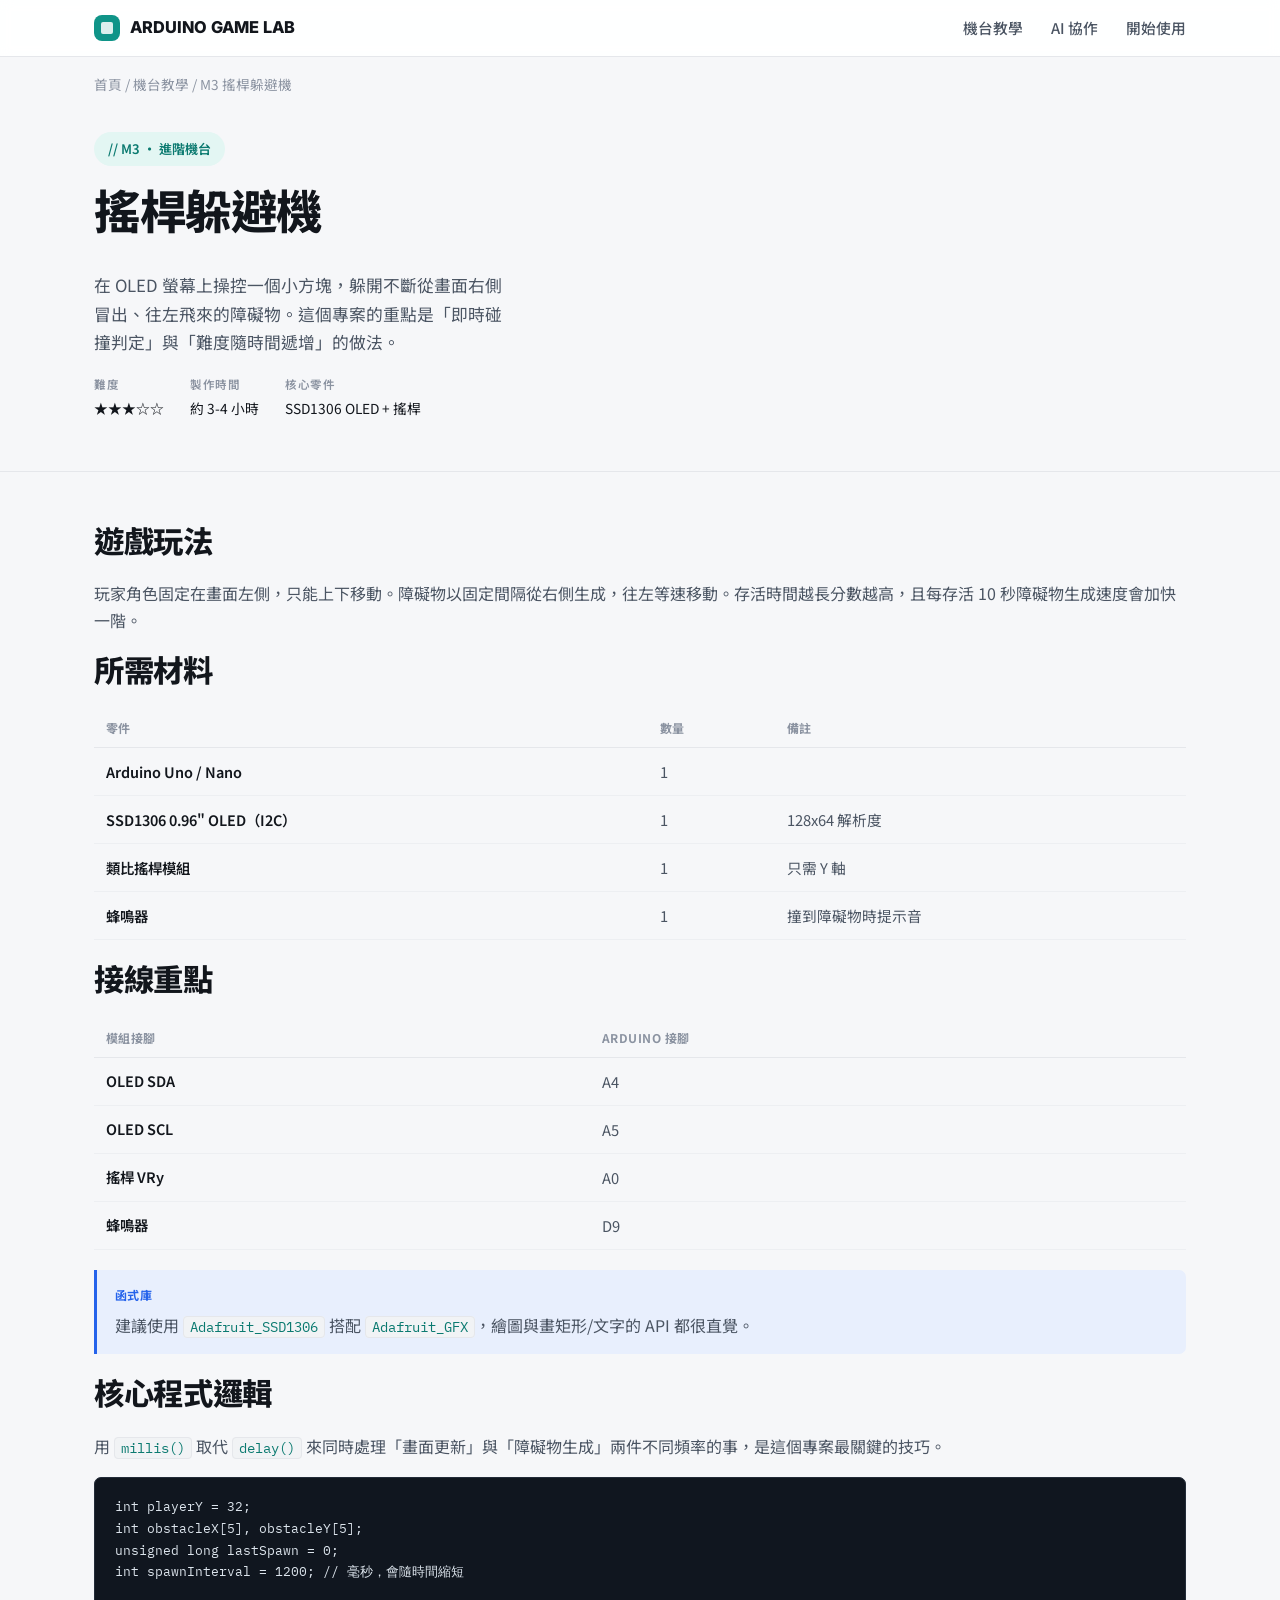
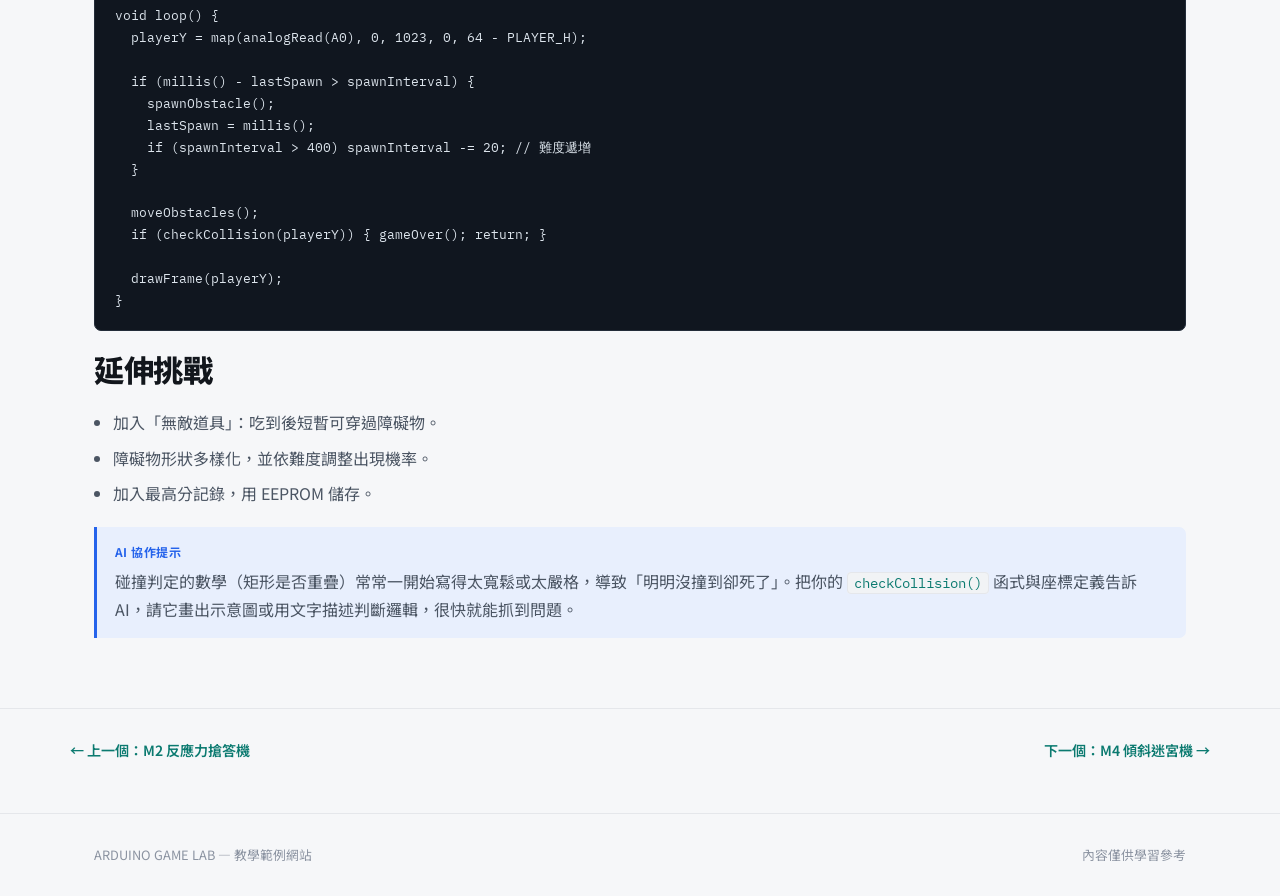
<file: joystick-dodge.html>
<!DOCTYPE html>
<html lang="zh-Hant">
<head>
<meta charset="UTF-8">
<meta name="viewport" content="width=device-width, initial-scale=1.0">
<title>M3 搖桿躲避機｜Arduino Game Lab</title>
<link rel="stylesheet" href="../style.css">
</head>
<body>

<header class="site-header">
  <nav class="nav">
    <div class="brand"><span class="dot"></span> ARDUINO GAME LAB</div>
    <div class="nav-links">
      <a href="../index.html#machines">機台教學</a>
      <a href="../ai-collaboration.html">AI 協作</a>
      <a href="../index.html#start">開始使用</a>
    </div>
  </nav>
</header>
<div class="breadcrumb"><a href="../index.html">首頁</a> / <a href="../index.html#machines">機台教學</a> / M3 搖桿躲避機</div>

<section class="hero" style="padding-top:36px;">
  <div class="wrap">
    <span class="eyebrow">// M3 · 進階機台</span>
    <h1>搖桿躲避機</h1>
    <p class="lead">在 OLED 螢幕上操控一個小方塊，躲開不斷從畫面右側冒出、往左飛來的障礙物。這個專案的重點是「即時碰撞判定」與「難度隨時間遞增」的做法。</p>
    <div class="meta-row">
      <div><span>難度</span>★★★☆☆</div>
      <div><span>製作時間</span>約 3-4 小時</div>
      <div><span>核心零件</span>SSD1306 OLED + 搖桿</div>
    </div>
  </div>
</section>

<hr class="divider">

<section>
  <div class="wrap">
    <h2>遊戲玩法</h2>
    <p>玩家角色固定在畫面左側，只能上下移動。障礙物以固定間隔從右側生成，往左等速移動。存活時間越長分數越高，且每存活 10 秒障礙物生成速度會加快一階。</p>

    <h2>所需材料</h2>
    <table>
      <thead><tr><th>零件</th><th>數量</th><th>備註</th></tr></thead>
      <tbody>
        <tr><td>Arduino Uno / Nano</td><td>1</td><td>&nbsp;</td></tr>
        <tr><td>SSD1306 0.96" OLED（I2C）</td><td>1</td><td>128x64 解析度</td></tr>
        <tr><td>類比搖桿模組</td><td>1</td><td>只需 Y 軸</td></tr>
        <tr><td>蜂鳴器</td><td>1</td><td>撞到障礙物時提示音</td></tr>
      </tbody>
    </table>

    <h2>接線重點</h2>
    <table>
      <thead><tr><th>模組接腳</th><th>Arduino 接腳</th></tr></thead>
      <tbody>
        <tr><td>OLED SDA</td><td>A4</td></tr>
        <tr><td>OLED SCL</td><td>A5</td></tr>
        <tr><td>搖桿 VRy</td><td>A0</td></tr>
        <tr><td>蜂鳴器</td><td>D9</td></tr>
      </tbody>
    </table>
    <div class="note">
      <span class="note-label">函式庫</span>
      <p>建議使用 <code>Adafruit_SSD1306</code> 搭配 <code>Adafruit_GFX</code>，繪圖與畫矩形/文字的 API 都很直覺。</p>
    </div>

    <h2>核心程式邏輯</h2>
    <p>用 <code>millis()</code> 取代 <code>delay()</code> 來同時處理「畫面更新」與「障礙物生成」兩件不同頻率的事，是這個專案最關鍵的技巧。</p>
    <pre>int playerY = 32;
int obstacleX[5], obstacleY[5];
unsigned long lastSpawn = 0;
int spawnInterval = 1200; // 毫秒，會隨時間縮短

void loop() {
  playerY = map(analogRead(A0), 0, 1023, 0, 64 - PLAYER_H);

  if (millis() - lastSpawn > spawnInterval) {
    spawnObstacle();
    lastSpawn = millis();
    if (spawnInterval > 400) spawnInterval -= 20; // 難度遞增
  }

  moveObstacles();
  if (checkCollision(playerY)) { gameOver(); return; }

  drawFrame(playerY);
}</pre>

    <h2>延伸挑戰</h2>
    <ul class="plain">
      <li>加入「無敵道具」：吃到後短暫可穿過障礙物。</li>
      <li>障礙物形狀多樣化，並依難度調整出現機率。</li>
      <li>加入最高分記錄，用 EEPROM 儲存。</li>
    </ul>

    <div class="note">
      <span class="note-label">AI 協作提示</span>
      <p>碰撞判定的數學（矩形是否重疊）常常一開始寫得太寬鬆或太嚴格，導致「明明沒撞到卻死了」。把你的 <code>checkCollision()</code> 函式與座標定義告訴 AI，請它畫出示意圖或用文字描述判斷邏輯，很快就能抓到問題。</p>
    </div>
  </div>
</section>

<hr class="divider">
<div class="wrap page-nav">
  <a href="reaction-button.html">← 上一個：M2 反應力搶答機</a>
  <a href="tilt-maze.html">下一個：M4 傾斜迷宮機 →</a>
</div>

<footer>
  <div class="wrap">
    <span>ARDUINO GAME LAB — 教學範例網站</span>
    <span>內容僅供學習參考</span>
  </div>
</footer>

</body>
</html>
</file>
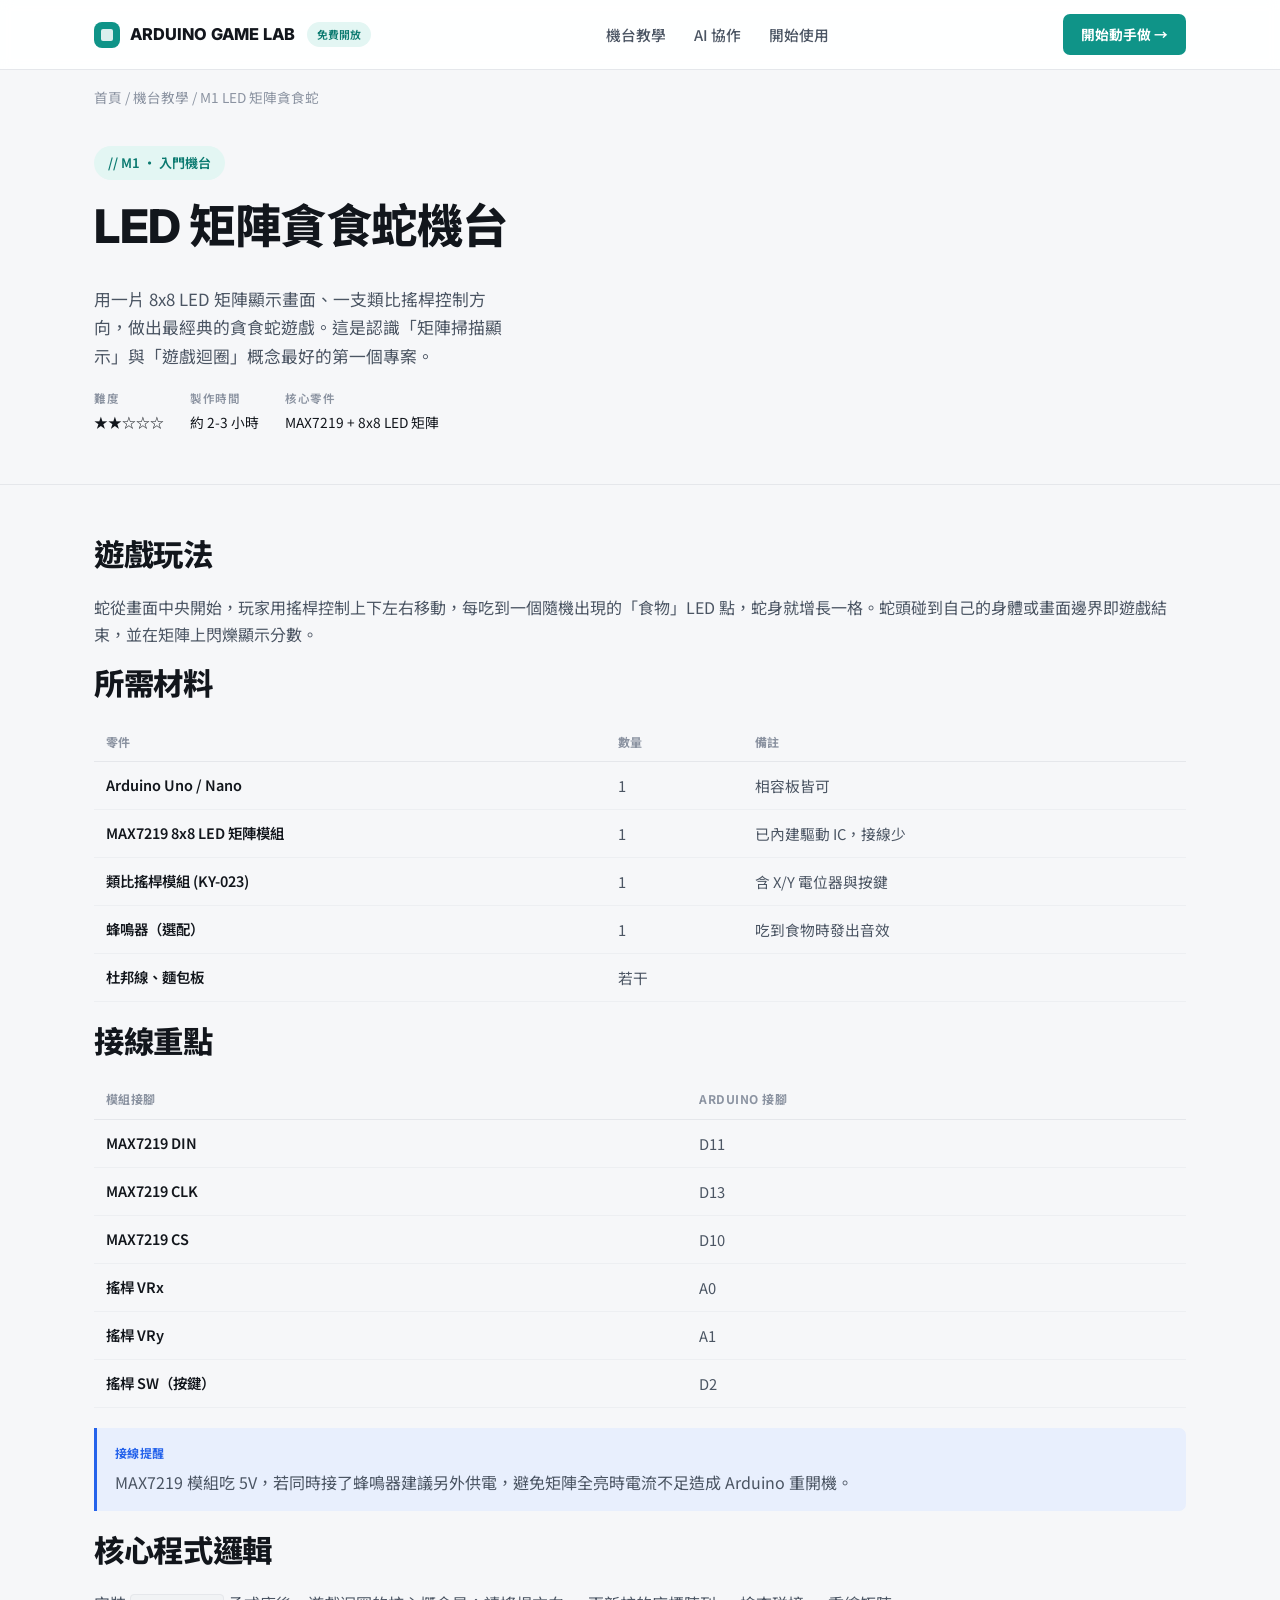
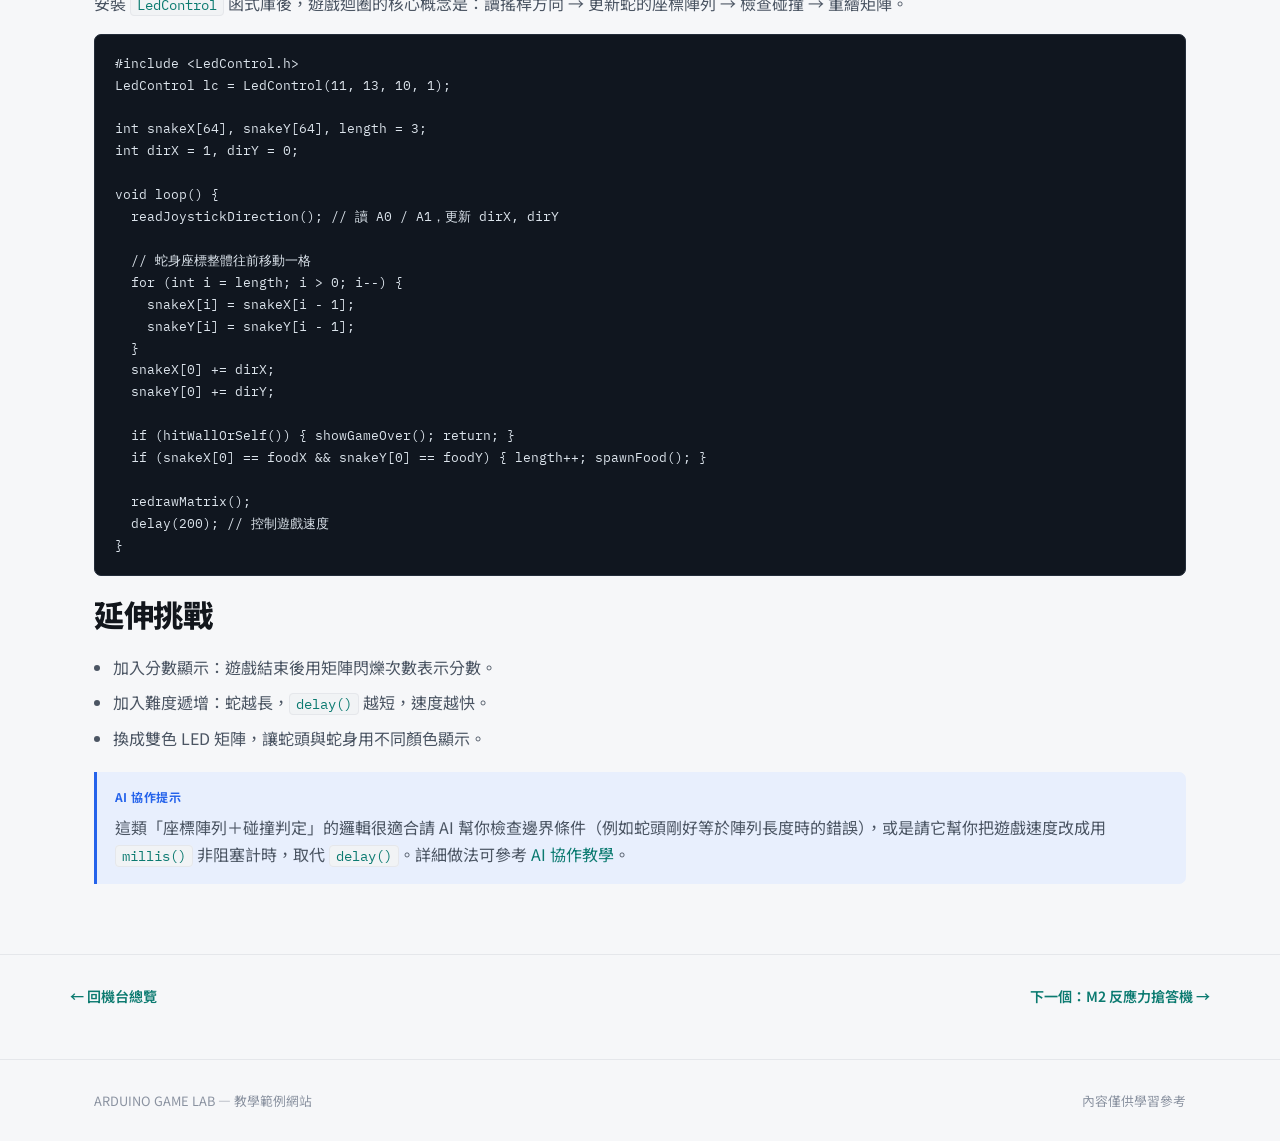
<file: led-matrix-snake.html>
<!DOCTYPE html>
<html lang="zh-Hant">
<head>
<meta charset="UTF-8">
<meta name="viewport" content="width=device-width, initial-scale=1.0">
<title>M1 LED 矩陣貪食蛇機台｜Arduino Game Lab</title>
<link rel="stylesheet" href="../style.css">
</head>
<body>

<header class="site-header">
  <nav class="nav">
    <div class="brand"><span class="dot"></span> ARDUINO GAME LAB <span class="free-badge">免費開放</span></div>
    <div class="nav-links">
      <a href="../index.html#machines">機台教學</a>
      <a href="../ai-collaboration.html">AI 協作</a>
      <a href="../index.html#start">開始使用</a>
    </div>
    <a href="../index.html#machines" class="nav-cta">開始動手做 →</a>
  </nav>
</header>
<div class="breadcrumb"><a href="../index.html">首頁</a> / <a href="../index.html#machines">機台教學</a> / M1 LED 矩陣貪食蛇</div>

<section class="hero" style="padding-top:36px;">
  <div class="wrap">
    <span class="eyebrow">// M1 · 入門機台</span>
    <h1>LED 矩陣貪食蛇機台</h1>
    <p class="lead">用一片 8x8 LED 矩陣顯示畫面、一支類比搖桿控制方向，做出最經典的貪食蛇遊戲。這是認識「矩陣掃描顯示」與「遊戲迴圈」概念最好的第一個專案。</p>
    <div class="meta-row">
      <div><span>難度</span>★★☆☆☆</div>
      <div><span>製作時間</span>約 2-3 小時</div>
      <div><span>核心零件</span>MAX7219 + 8x8 LED 矩陣</div>
    </div>
  </div>
</section>

<hr class="divider">

<section>
  <div class="wrap">
    <h2>遊戲玩法</h2>
    <p>蛇從畫面中央開始，玩家用搖桿控制上下左右移動，每吃到一個隨機出現的「食物」LED 點，蛇身就增長一格。蛇頭碰到自己的身體或畫面邊界即遊戲結束，並在矩陣上閃爍顯示分數。</p>

    <h2>所需材料</h2>
    <table>
      <thead><tr><th>零件</th><th>數量</th><th>備註</th></tr></thead>
      <tbody>
        <tr><td>Arduino Uno / Nano</td><td>1</td><td>相容板皆可</td></tr>
        <tr><td>MAX7219 8x8 LED 矩陣模組</td><td>1</td><td>已內建驅動 IC，接線少</td></tr>
        <tr><td>類比搖桿模組 (KY-023)</td><td>1</td><td>含 X/Y 電位器與按鍵</td></tr>
        <tr><td>蜂鳴器（選配）</td><td>1</td><td>吃到食物時發出音效</td></tr>
        <tr><td>杜邦線、麵包板</td><td>若干</td><td>&nbsp;</td></tr>
      </tbody>
    </table>

    <h2>接線重點</h2>
    <table>
      <thead><tr><th>模組接腳</th><th>Arduino 接腳</th></tr></thead>
      <tbody>
        <tr><td>MAX7219 DIN</td><td>D11</td></tr>
        <tr><td>MAX7219 CLK</td><td>D13</td></tr>
        <tr><td>MAX7219 CS</td><td>D10</td></tr>
        <tr><td>搖桿 VRx</td><td>A0</td></tr>
        <tr><td>搖桿 VRy</td><td>A1</td></tr>
        <tr><td>搖桿 SW（按鍵）</td><td>D2</td></tr>
      </tbody>
    </table>
    <div class="note">
      <span class="note-label">接線提醒</span>
      <p>MAX7219 模組吃 5V，若同時接了蜂鳴器建議另外供電，避免矩陣全亮時電流不足造成 Arduino 重開機。</p>
    </div>

    <h2>核心程式邏輯</h2>
    <p>安裝 <code>LedControl</code> 函式庫後，遊戲迴圈的核心概念是：讀搖桿方向 → 更新蛇的座標陣列 → 檢查碰撞 → 重繪矩陣。</p>
    <pre>#include &lt;LedControl.h&gt;
LedControl lc = LedControl(11, 13, 10, 1);

int snakeX[64], snakeY[64], length = 3;
int dirX = 1, dirY = 0;

void loop() {
  readJoystickDirection(); // 讀 A0 / A1，更新 dirX, dirY

  // 蛇身座標整體往前移動一格
  for (int i = length; i > 0; i--) {
    snakeX[i] = snakeX[i - 1];
    snakeY[i] = snakeY[i - 1];
  }
  snakeX[0] += dirX;
  snakeY[0] += dirY;

  if (hitWallOrSelf()) { showGameOver(); return; }
  if (snakeX[0] == foodX &amp;&amp; snakeY[0] == foodY) { length++; spawnFood(); }

  redrawMatrix();
  delay(200); // 控制遊戲速度
}</pre>

    <h2>延伸挑戰</h2>
    <ul class="plain">
      <li>加入分數顯示：遊戲結束後用矩陣閃爍次數表示分數。</li>
      <li>加入難度遞增：蛇越長，<code>delay()</code> 越短，速度越快。</li>
      <li>換成雙色 LED 矩陣，讓蛇頭與蛇身用不同顏色顯示。</li>
    </ul>

    <div class="note">
      <span class="note-label">AI 協作提示</span>
      <p>這類「座標陣列＋碰撞判定」的邏輯很適合請 AI 幫你檢查邊界條件（例如蛇頭剛好等於陣列長度時的錯誤），或是請它幫你把遊戲速度改成用 <code>millis()</code> 非阻塞計時，取代 <code>delay()</code>。詳細做法可參考 <a href="../ai-collaboration.html">AI 協作教學</a>。</p>
    </div>
  </div>
</section>

<hr class="divider">
<div class="wrap page-nav">
  <a href="../index.html#machines">← 回機台總覽</a>
  <a href="reaction-button.html">下一個：M2 反應力搶答機 →</a>
</div>

<footer>
  <div class="wrap">
    <span>ARDUINO GAME LAB — 教學範例網站</span>
    <span>內容僅供學習參考</span>
  </div>
</footer>

</body>
</html>
</file>
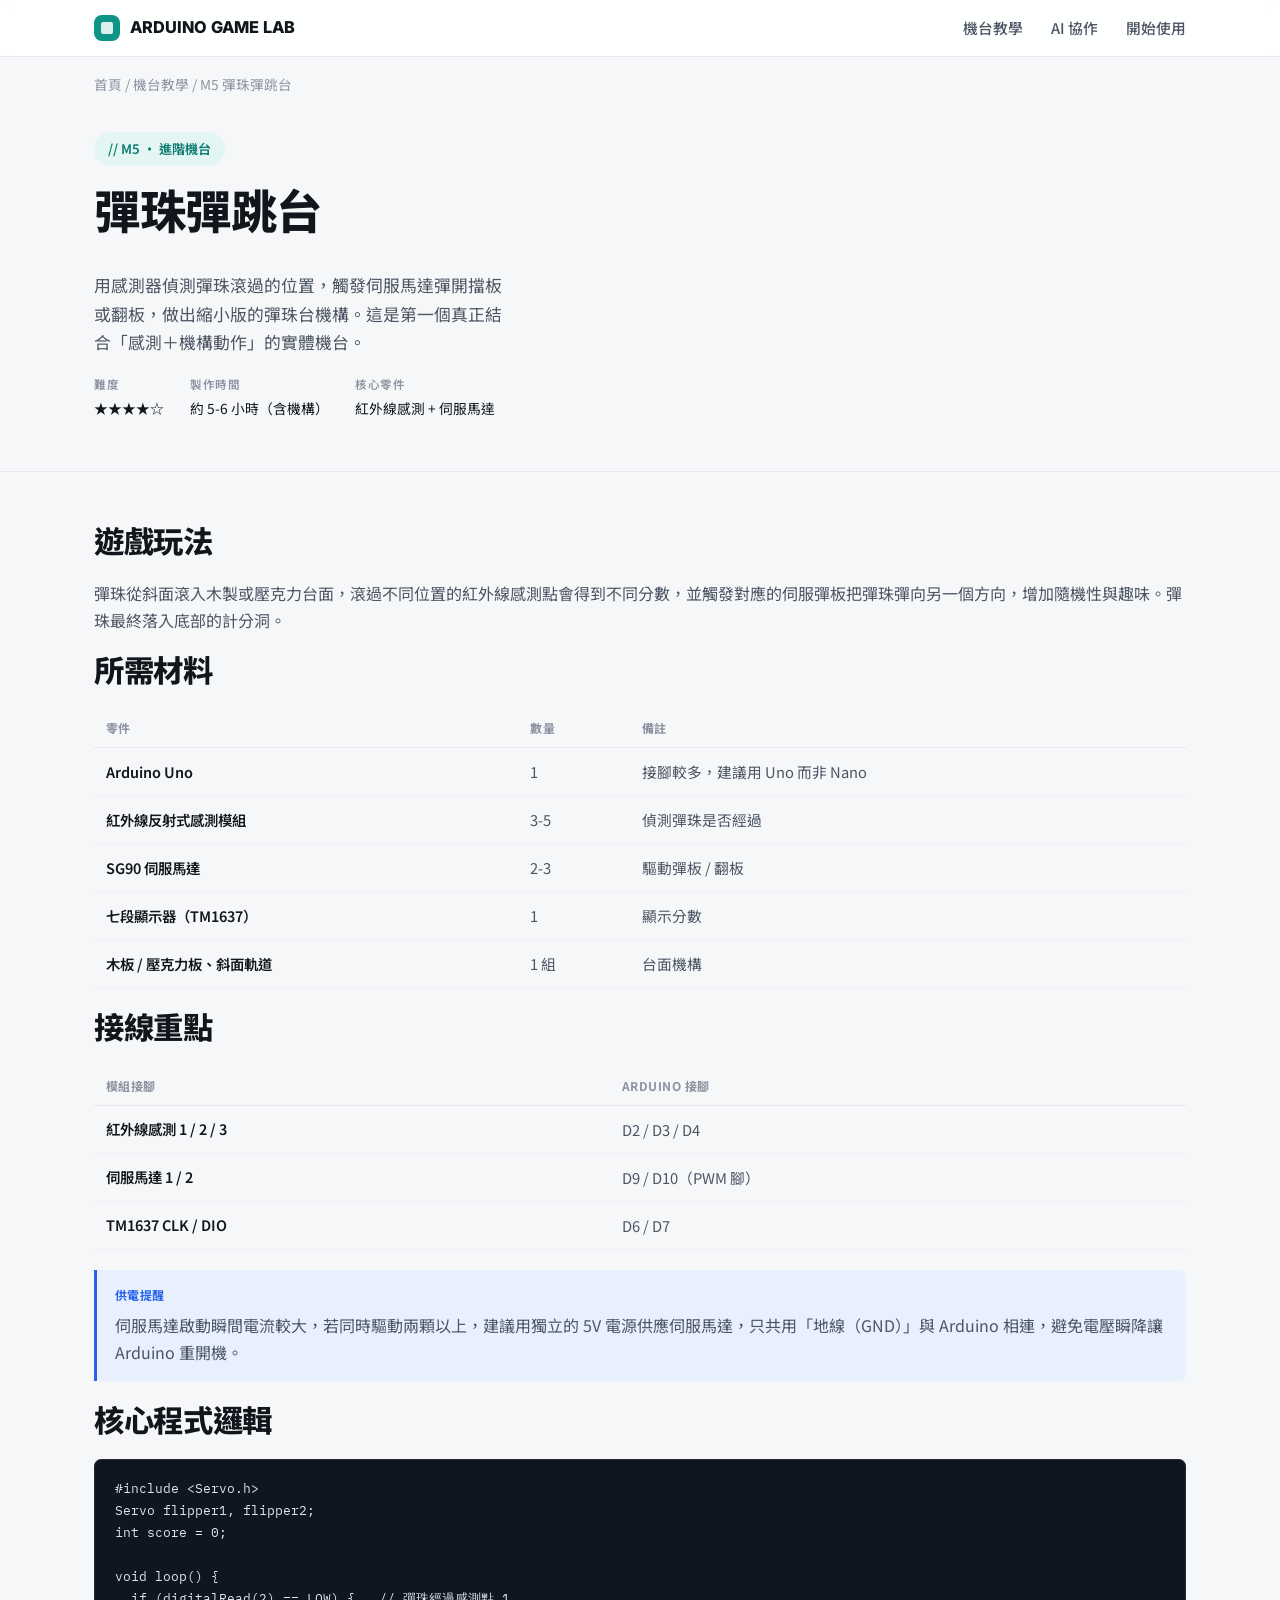
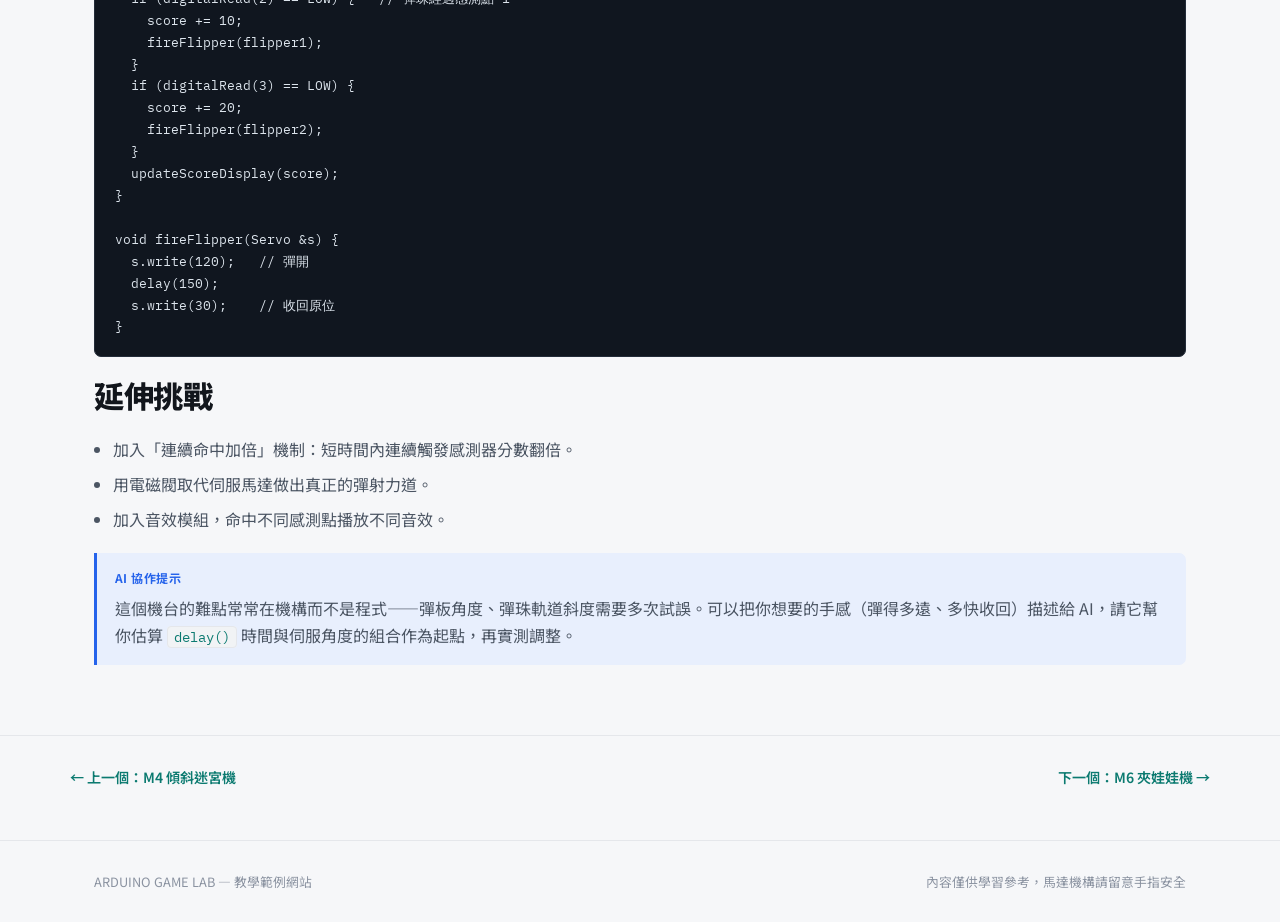
<file: pinball.html>
<!DOCTYPE html>
<html lang="zh-Hant">
<head>
<meta charset="UTF-8">
<meta name="viewport" content="width=device-width, initial-scale=1.0">
<title>M5 彈珠彈跳台｜Arduino Game Lab</title>
<link rel="stylesheet" href="../style.css">
</head>
<body>

<header class="site-header">
  <nav class="nav">
    <div class="brand"><span class="dot"></span> ARDUINO GAME LAB</div>
    <div class="nav-links">
      <a href="../index.html#machines">機台教學</a>
      <a href="../ai-collaboration.html">AI 協作</a>
      <a href="../index.html#start">開始使用</a>
    </div>
  </nav>
</header>
<div class="breadcrumb"><a href="../index.html">首頁</a> / <a href="../index.html#machines">機台教學</a> / M5 彈珠彈跳台</div>

<section class="hero" style="padding-top:36px;">
  <div class="wrap">
    <span class="eyebrow">// M5 · 進階機台</span>
    <h1>彈珠彈跳台</h1>
    <p class="lead">用感測器偵測彈珠滾過的位置，觸發伺服馬達彈開擋板或翻板，做出縮小版的彈珠台機構。這是第一個真正結合「感測＋機構動作」的實體機台。</p>
    <div class="meta-row">
      <div><span>難度</span>★★★★☆</div>
      <div><span>製作時間</span>約 5-6 小時（含機構）</div>
      <div><span>核心零件</span>紅外線感測 + 伺服馬達</div>
    </div>
  </div>
</section>

<hr class="divider">

<section>
  <div class="wrap">
    <h2>遊戲玩法</h2>
    <p>彈珠從斜面滾入木製或壓克力台面，滾過不同位置的紅外線感測點會得到不同分數，並觸發對應的伺服彈板把彈珠彈向另一個方向，增加隨機性與趣味。彈珠最終落入底部的計分洞。</p>

    <h2>所需材料</h2>
    <table>
      <thead><tr><th>零件</th><th>數量</th><th>備註</th></tr></thead>
      <tbody>
        <tr><td>Arduino Uno</td><td>1</td><td>接腳較多，建議用 Uno 而非 Nano</td></tr>
        <tr><td>紅外線反射式感測模組</td><td>3-5</td><td>偵測彈珠是否經過</td></tr>
        <tr><td>SG90 伺服馬達</td><td>2-3</td><td>驅動彈板 / 翻板</td></tr>
        <tr><td>七段顯示器（TM1637）</td><td>1</td><td>顯示分數</td></tr>
        <tr><td>木板 / 壓克力板、斜面軌道</td><td>1 組</td><td>台面機構</td></tr>
      </tbody>
    </table>

    <h2>接線重點</h2>
    <table>
      <thead><tr><th>模組接腳</th><th>Arduino 接腳</th></tr></thead>
      <tbody>
        <tr><td>紅外線感測 1 / 2 / 3</td><td>D2 / D3 / D4</td></tr>
        <tr><td>伺服馬達 1 / 2</td><td>D9 / D10（PWM 腳）</td></tr>
        <tr><td>TM1637 CLK / DIO</td><td>D6 / D7</td></tr>
      </tbody>
    </table>
    <div class="note">
      <span class="note-label">供電提醒</span>
      <p>伺服馬達啟動瞬間電流較大，若同時驅動兩顆以上，建議用獨立的 5V 電源供應伺服馬達，只共用「地線（GND）」與 Arduino 相連，避免電壓瞬降讓 Arduino 重開機。</p>
    </div>

    <h2>核心程式邏輯</h2>
    <pre>#include &lt;Servo.h&gt;
Servo flipper1, flipper2;
int score = 0;

void loop() {
  if (digitalRead(2) == LOW) {   // 彈珠經過感測點 1
    score += 10;
    fireFlipper(flipper1);
  }
  if (digitalRead(3) == LOW) {
    score += 20;
    fireFlipper(flipper2);
  }
  updateScoreDisplay(score);
}

void fireFlipper(Servo &amp;s) {
  s.write(120);   // 彈開
  delay(150);
  s.write(30);    // 收回原位
}</pre>

    <h2>延伸挑戰</h2>
    <ul class="plain">
      <li>加入「連續命中加倍」機制：短時間內連續觸發感測器分數翻倍。</li>
      <li>用電磁閥取代伺服馬達做出真正的彈射力道。</li>
      <li>加入音效模組，命中不同感測點播放不同音效。</li>
    </ul>

    <div class="note">
      <span class="note-label">AI 協作提示</span>
      <p>這個機台的難點常常在機構而不是程式——彈板角度、彈珠軌道斜度需要多次試誤。可以把你想要的手感（彈得多遠、多快收回）描述給 AI，請它幫你估算 <code>delay()</code> 時間與伺服角度的組合作為起點，再實測調整。</p>
    </div>
  </div>
</section>

<hr class="divider">
<div class="wrap page-nav">
  <a href="tilt-maze.html">← 上一個：M4 傾斜迷宮機</a>
  <a href="claw-machine.html">下一個：M6 夾娃娃機 →</a>
</div>

<footer>
  <div class="wrap">
    <span>ARDUINO GAME LAB — 教學範例網站</span>
    <span>內容僅供學習參考，馬達機構請留意手指安全</span>
  </div>
</footer>

</body>
</html>
</file>
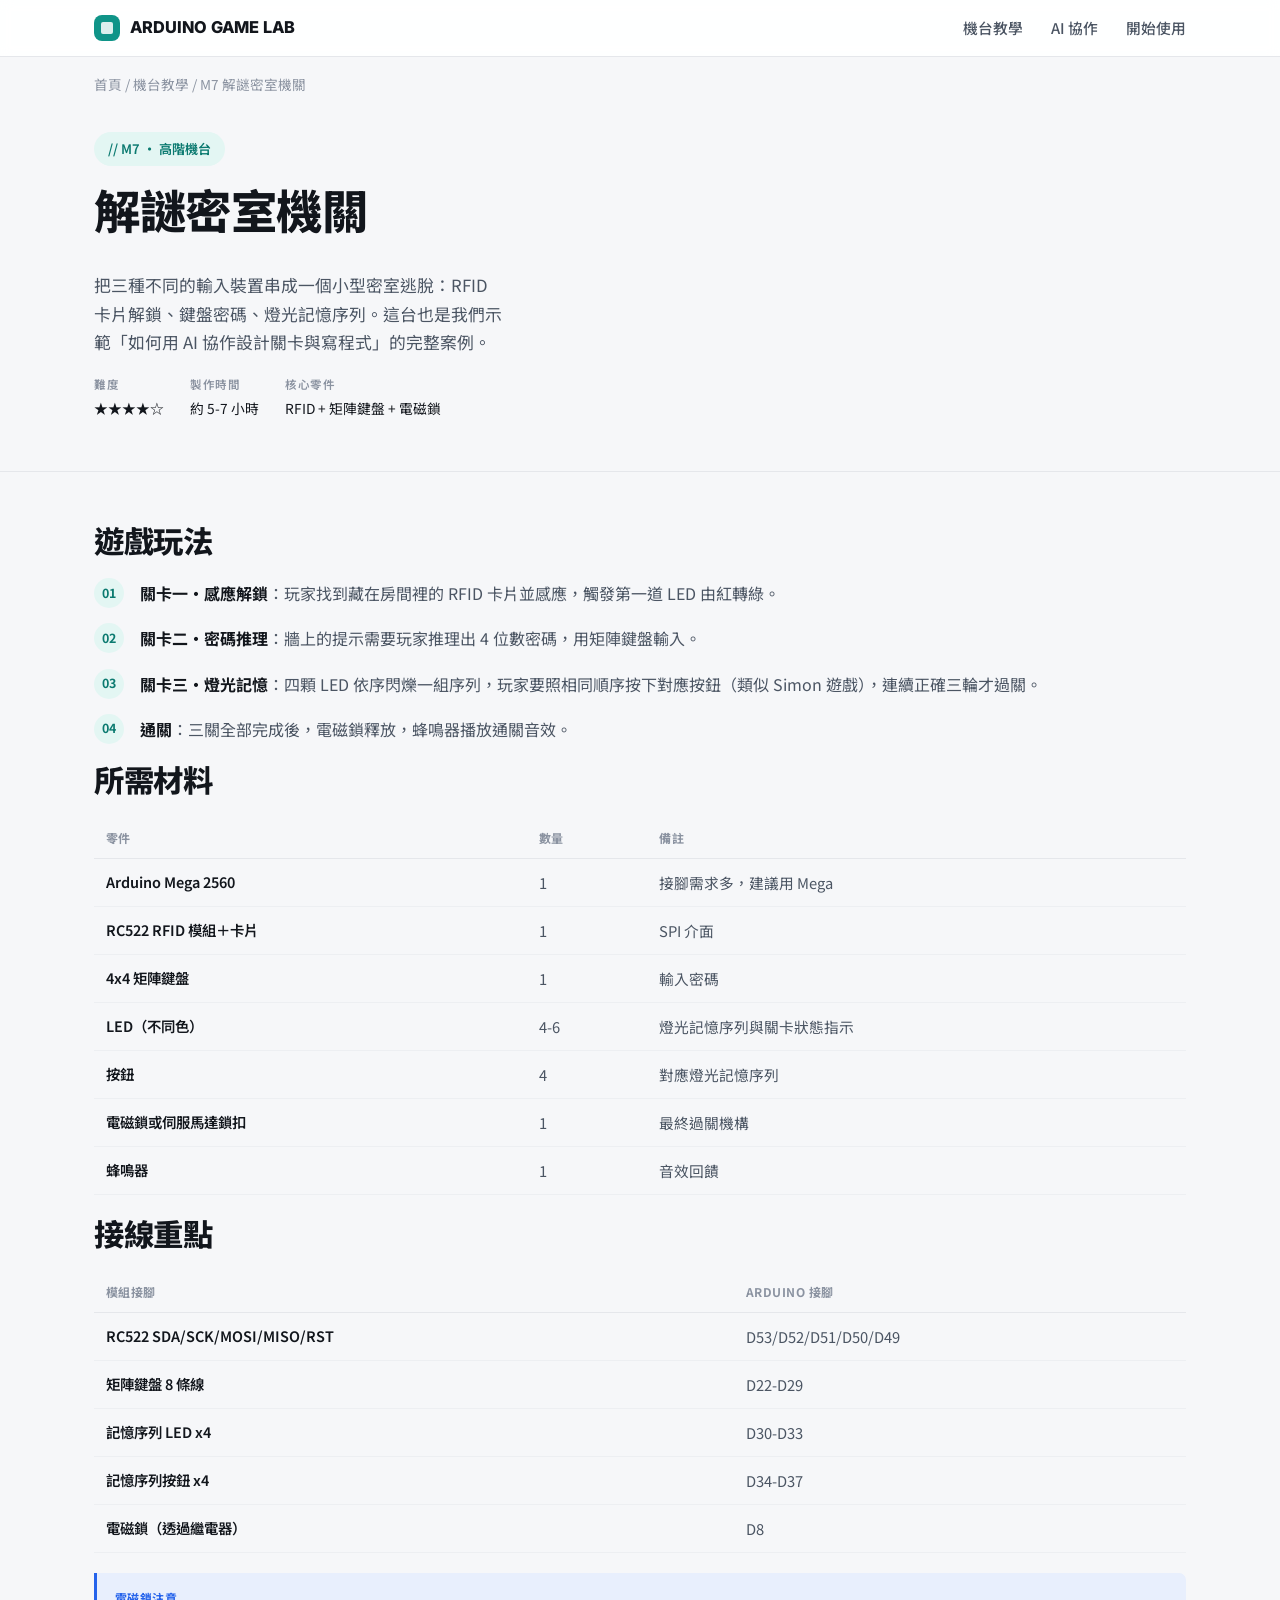
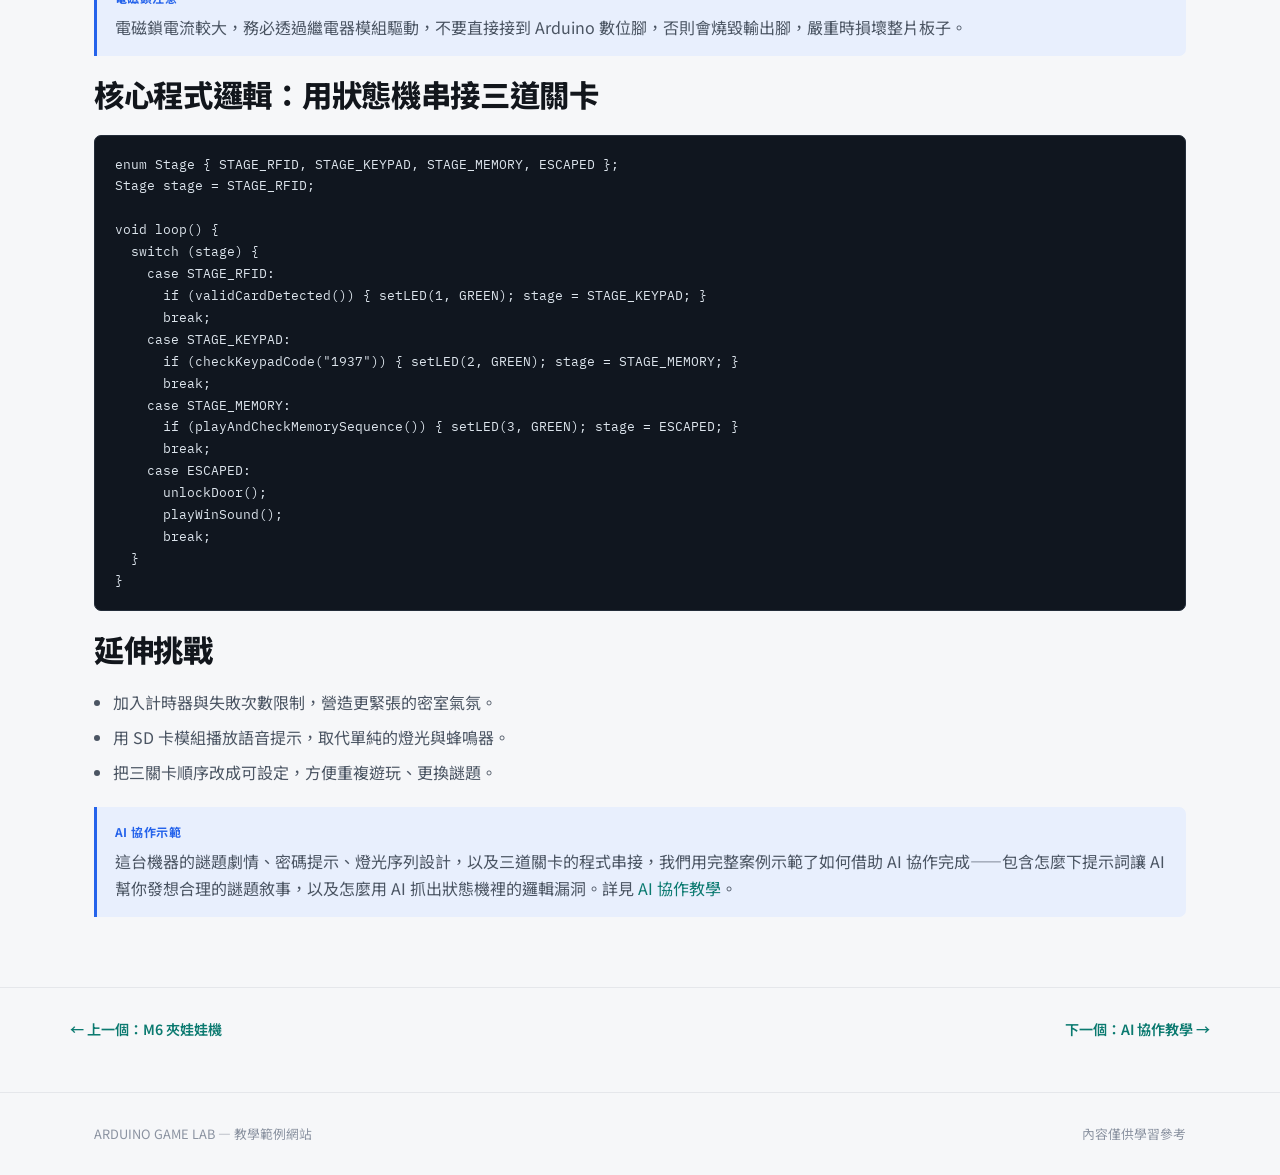
<file: puzzle-escape.html>
<!DOCTYPE html>
<html lang="zh-Hant">
<head>
<meta charset="UTF-8">
<meta name="viewport" content="width=device-width, initial-scale=1.0">
<title>M7 解謎密室機關｜Arduino Game Lab</title>
<link rel="stylesheet" href="../style.css">
</head>
<body>

<header class="site-header">
  <nav class="nav">
    <div class="brand"><span class="dot"></span> ARDUINO GAME LAB</div>
    <div class="nav-links">
      <a href="../index.html#machines">機台教學</a>
      <a href="../ai-collaboration.html">AI 協作</a>
      <a href="../index.html#start">開始使用</a>
    </div>
  </nav>
</header>
<div class="breadcrumb"><a href="../index.html">首頁</a> / <a href="../index.html#machines">機台教學</a> / M7 解謎密室機關</div>

<section class="hero" style="padding-top:36px;">
  <div class="wrap">
    <span class="eyebrow">// M7 · 高階機台</span>
    <h1>解謎密室機關</h1>
    <p class="lead">把三種不同的輸入裝置串成一個小型密室逃脫：RFID 卡片解鎖、鍵盤密碼、燈光記憶序列。這台也是我們示範「如何用 AI 協作設計關卡與寫程式」的完整案例。</p>
    <div class="meta-row">
      <div><span>難度</span>★★★★☆</div>
      <div><span>製作時間</span>約 5-7 小時</div>
      <div><span>核心零件</span>RFID + 矩陣鍵盤 + 電磁鎖</div>
    </div>
  </div>
</section>

<hr class="divider">

<section>
  <div class="wrap">
    <h2>遊戲玩法</h2>
    <ol class="steps">
      <li><strong>關卡一・感應解鎖</strong>：玩家找到藏在房間裡的 RFID 卡片並感應，觸發第一道 LED 由紅轉綠。</li>
      <li><strong>關卡二・密碼推理</strong>：牆上的提示需要玩家推理出 4 位數密碼，用矩陣鍵盤輸入。</li>
      <li><strong>關卡三・燈光記憶</strong>：四顆 LED 依序閃爍一組序列，玩家要照相同順序按下對應按鈕（類似 Simon 遊戲），連續正確三輪才過關。</li>
      <li><strong>通關</strong>：三關全部完成後，電磁鎖釋放，蜂鳴器播放通關音效。</li>
    </ol>

    <h2>所需材料</h2>
    <table>
      <thead><tr><th>零件</th><th>數量</th><th>備註</th></tr></thead>
      <tbody>
        <tr><td>Arduino Mega 2560</td><td>1</td><td>接腳需求多，建議用 Mega</td></tr>
        <tr><td>RC522 RFID 模組＋卡片</td><td>1</td><td>SPI 介面</td></tr>
        <tr><td>4x4 矩陣鍵盤</td><td>1</td><td>輸入密碼</td></tr>
        <tr><td>LED（不同色）</td><td>4-6</td><td>燈光記憶序列與關卡狀態指示</td></tr>
        <tr><td>按鈕</td><td>4</td><td>對應燈光記憶序列</td></tr>
        <tr><td>電磁鎖或伺服馬達鎖扣</td><td>1</td><td>最終過關機構</td></tr>
        <tr><td>蜂鳴器</td><td>1</td><td>音效回饋</td></tr>
      </tbody>
    </table>

    <h2>接線重點</h2>
    <table>
      <thead><tr><th>模組接腳</th><th>Arduino 接腳</th></tr></thead>
      <tbody>
        <tr><td>RC522 SDA/SCK/MOSI/MISO/RST</td><td>D53/D52/D51/D50/D49</td></tr>
        <tr><td>矩陣鍵盤 8 條線</td><td>D22-D29</td></tr>
        <tr><td>記憶序列 LED x4</td><td>D30-D33</td></tr>
        <tr><td>記憶序列按鈕 x4</td><td>D34-D37</td></tr>
        <tr><td>電磁鎖（透過繼電器）</td><td>D8</td></tr>
      </tbody>
    </table>
    <div class="note">
      <span class="note-label">電磁鎖注意</span>
      <p>電磁鎖電流較大，務必透過繼電器模組驅動，不要直接接到 Arduino 數位腳，否則會燒毀輸出腳，嚴重時損壞整片板子。</p>
    </div>

    <h2>核心程式邏輯：用狀態機串接三道關卡</h2>
    <pre>enum Stage { STAGE_RFID, STAGE_KEYPAD, STAGE_MEMORY, ESCAPED };
Stage stage = STAGE_RFID;

void loop() {
  switch (stage) {
    case STAGE_RFID:
      if (validCardDetected()) { setLED(1, GREEN); stage = STAGE_KEYPAD; }
      break;
    case STAGE_KEYPAD:
      if (checkKeypadCode("1937")) { setLED(2, GREEN); stage = STAGE_MEMORY; }
      break;
    case STAGE_MEMORY:
      if (playAndCheckMemorySequence()) { setLED(3, GREEN); stage = ESCAPED; }
      break;
    case ESCAPED:
      unlockDoor();
      playWinSound();
      break;
  }
}</pre>

    <h2>延伸挑戰</h2>
    <ul class="plain">
      <li>加入計時器與失敗次數限制，營造更緊張的密室氣氛。</li>
      <li>用 SD 卡模組播放語音提示，取代單純的燈光與蜂鳴器。</li>
      <li>把三關卡順序改成可設定，方便重複遊玩、更換謎題。</li>
    </ul>

    <div class="note">
      <span class="note-label">AI 協作示範</span>
      <p>這台機器的謎題劇情、密碼提示、燈光序列設計，以及三道關卡的程式串接，我們用完整案例示範了如何借助 AI 協作完成——包含怎麼下提示詞讓 AI 幫你發想合理的謎題敘事，以及怎麼用 AI 抓出狀態機裡的邏輯漏洞。詳見 <a href="../ai-collaboration.html">AI 協作教學</a>。</p>
    </div>
  </div>
</section>

<hr class="divider">
<div class="wrap page-nav">
  <a href="claw-machine.html">← 上一個：M6 夾娃娃機</a>
  <a href="../ai-collaboration.html">下一個：AI 協作教學 →</a>
</div>

<footer>
  <div class="wrap">
    <span>ARDUINO GAME LAB — 教學範例網站</span>
    <span>內容僅供學習參考</span>
  </div>
</footer>

</body>
</html>
</file>
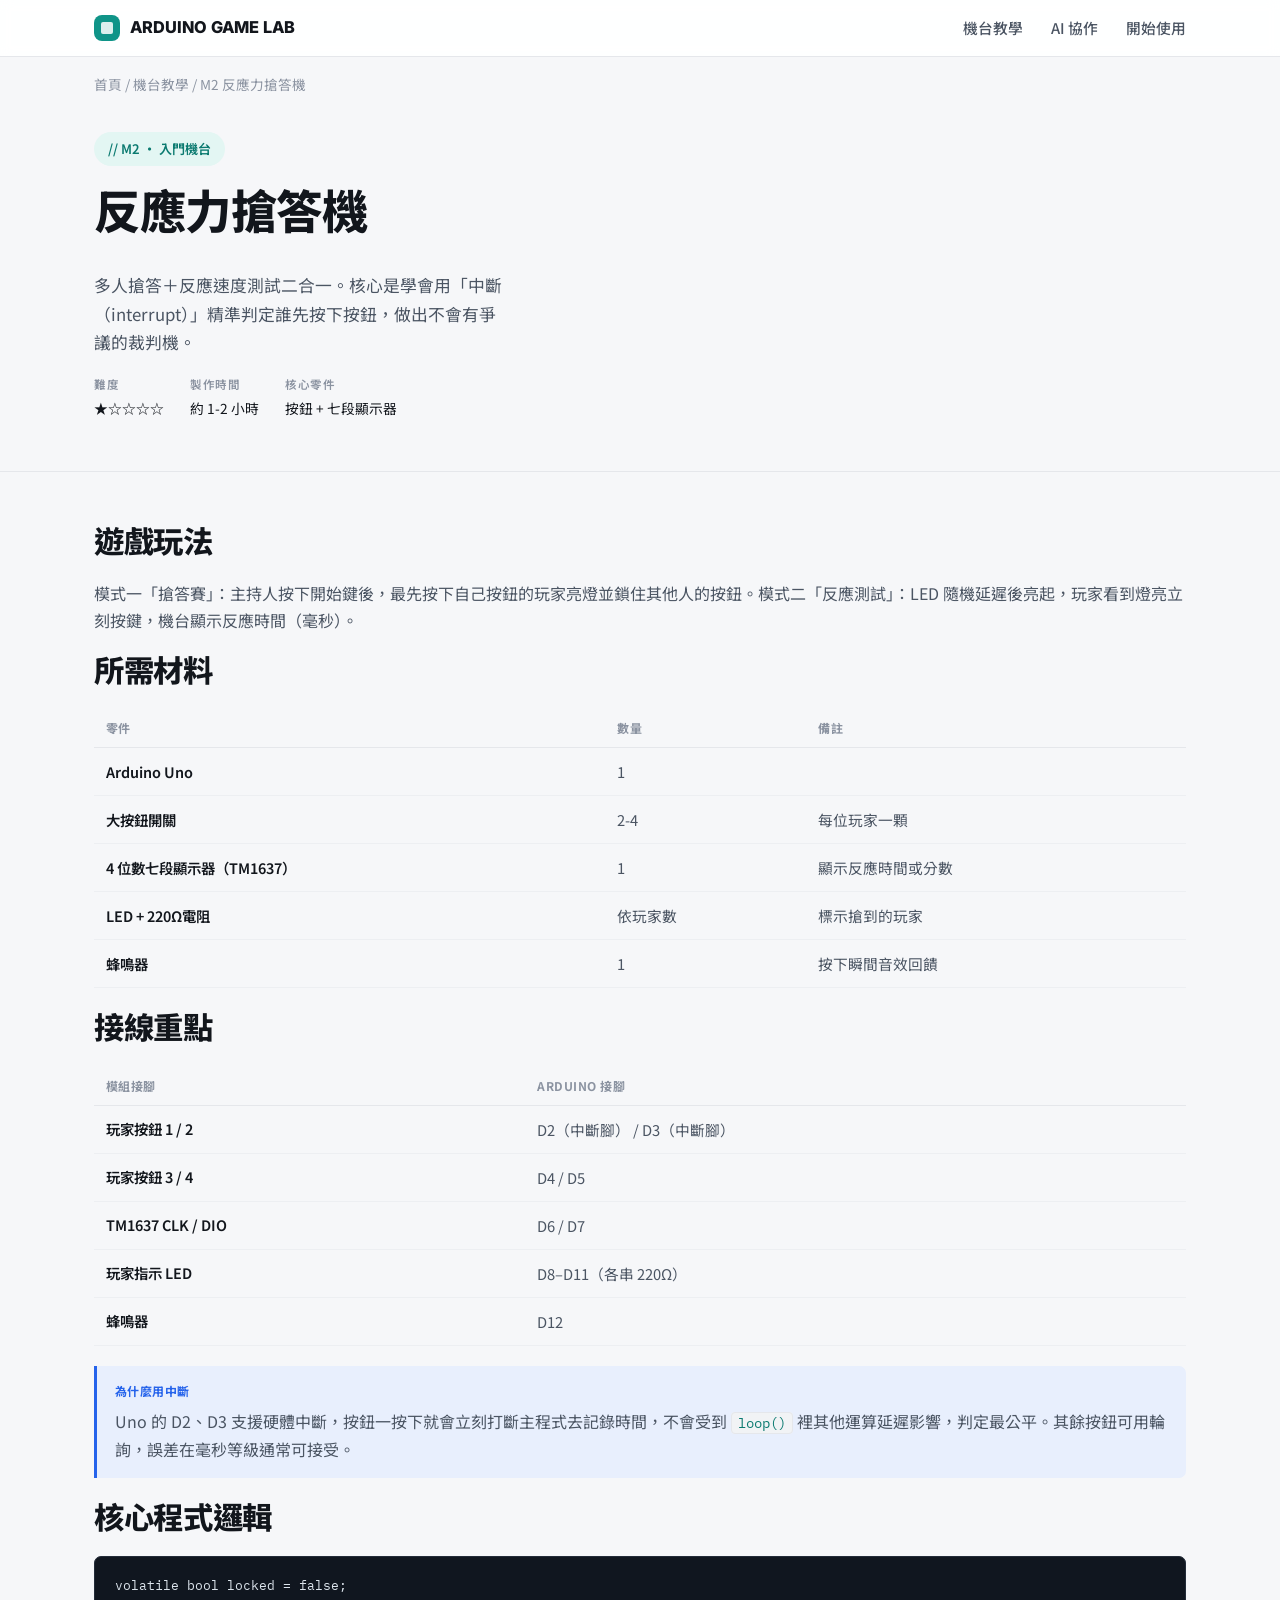
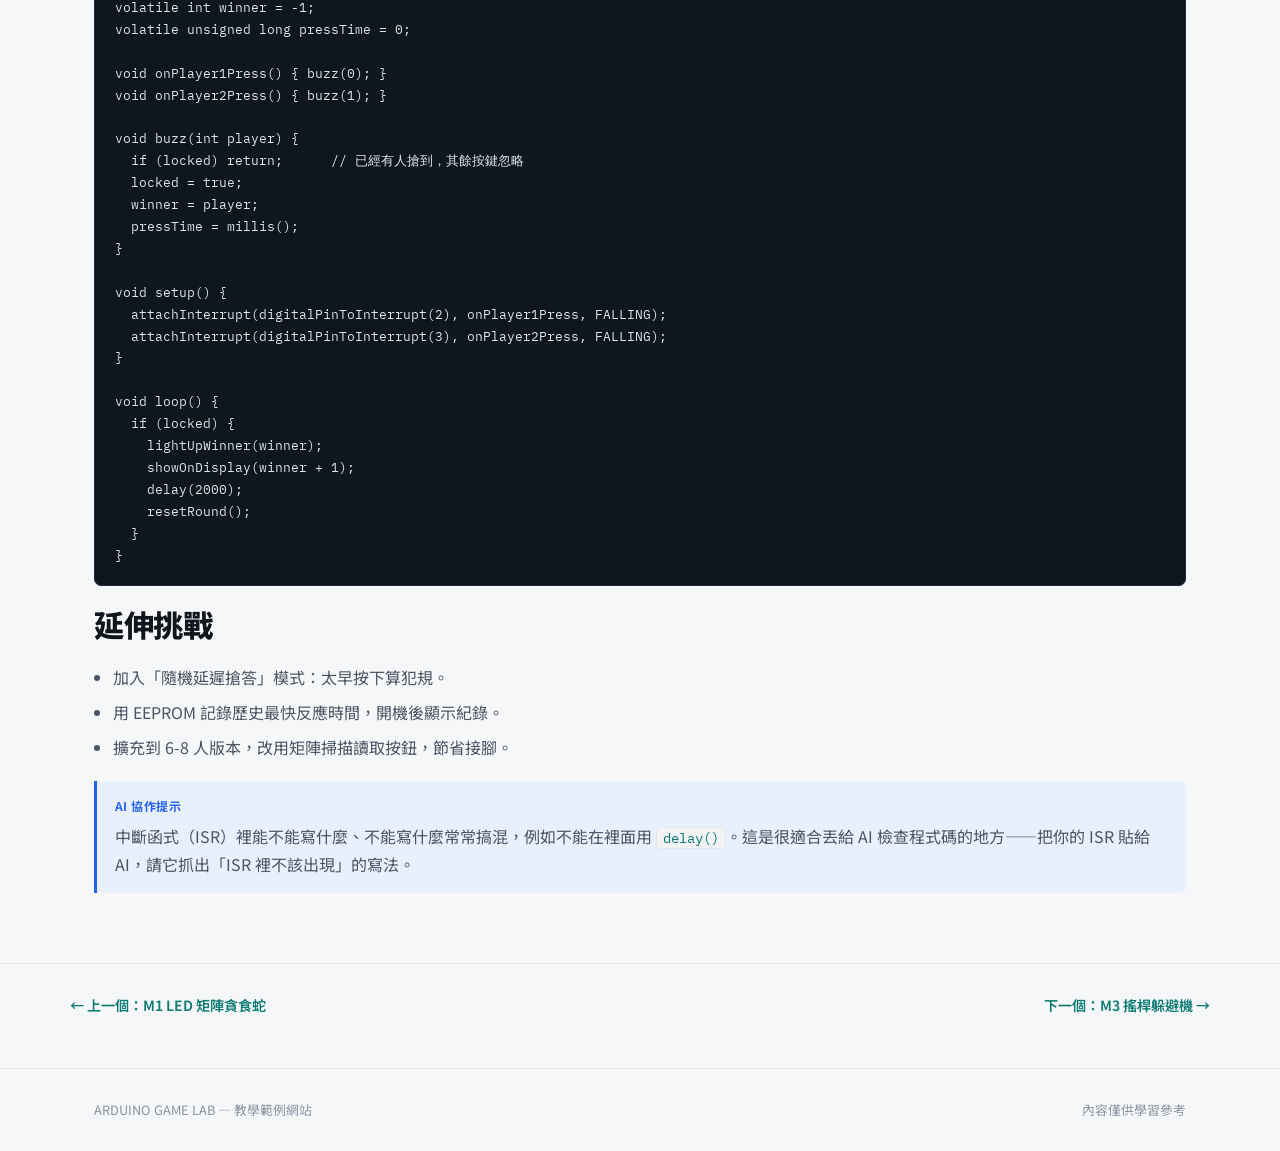
<file: reaction-button.html>
<!DOCTYPE html>
<html lang="zh-Hant">
<head>
<meta charset="UTF-8">
<meta name="viewport" content="width=device-width, initial-scale=1.0">
<title>M2 反應力搶答機｜Arduino Game Lab</title>
<link rel="stylesheet" href="../style.css">
</head>
<body>

<header class="site-header">
  <nav class="nav">
    <div class="brand"><span class="dot"></span> ARDUINO GAME LAB</div>
    <div class="nav-links">
      <a href="../index.html#machines">機台教學</a>
      <a href="../ai-collaboration.html">AI 協作</a>
      <a href="../index.html#start">開始使用</a>
    </div>
  </nav>
</header>
<div class="breadcrumb"><a href="../index.html">首頁</a> / <a href="../index.html#machines">機台教學</a> / M2 反應力搶答機</div>

<section class="hero" style="padding-top:36px;">
  <div class="wrap">
    <span class="eyebrow">// M2 · 入門機台</span>
    <h1>反應力搶答機</h1>
    <p class="lead">多人搶答＋反應速度測試二合一。核心是學會用「中斷（interrupt）」精準判定誰先按下按鈕，做出不會有爭議的裁判機。</p>
    <div class="meta-row">
      <div><span>難度</span>★☆☆☆☆</div>
      <div><span>製作時間</span>約 1-2 小時</div>
      <div><span>核心零件</span>按鈕 + 七段顯示器</div>
    </div>
  </div>
</section>

<hr class="divider">

<section>
  <div class="wrap">
    <h2>遊戲玩法</h2>
    <p>模式一「搶答賽」：主持人按下開始鍵後，最先按下自己按鈕的玩家亮燈並鎖住其他人的按鈕。模式二「反應測試」：LED 隨機延遲後亮起，玩家看到燈亮立刻按鍵，機台顯示反應時間（毫秒）。</p>

    <h2>所需材料</h2>
    <table>
      <thead><tr><th>零件</th><th>數量</th><th>備註</th></tr></thead>
      <tbody>
        <tr><td>Arduino Uno</td><td>1</td><td>&nbsp;</td></tr>
        <tr><td>大按鈕開關</td><td>2-4</td><td>每位玩家一顆</td></tr>
        <tr><td>4 位數七段顯示器（TM1637）</td><td>1</td><td>顯示反應時間或分數</td></tr>
        <tr><td>LED + 220Ω電阻</td><td>依玩家數</td><td>標示搶到的玩家</td></tr>
        <tr><td>蜂鳴器</td><td>1</td><td>按下瞬間音效回饋</td></tr>
      </tbody>
    </table>

    <h2>接線重點</h2>
    <table>
      <thead><tr><th>模組接腳</th><th>Arduino 接腳</th></tr></thead>
      <tbody>
        <tr><td>玩家按鈕 1 / 2</td><td>D2（中斷腳） / D3（中斷腳）</td></tr>
        <tr><td>玩家按鈕 3 / 4</td><td>D4 / D5</td></tr>
        <tr><td>TM1637 CLK / DIO</td><td>D6 / D7</td></tr>
        <tr><td>玩家指示 LED</td><td>D8–D11（各串 220Ω）</td></tr>
        <tr><td>蜂鳴器</td><td>D12</td></tr>
      </tbody>
    </table>
    <div class="note">
      <span class="note-label">為什麼用中斷</span>
      <p>Uno 的 D2、D3 支援硬體中斷，按鈕一按下就會立刻打斷主程式去記錄時間，不會受到 <code>loop()</code> 裡其他運算延遲影響，判定最公平。其餘按鈕可用輪詢，誤差在毫秒等級通常可接受。</p>
    </div>

    <h2>核心程式邏輯</h2>
    <pre>volatile bool locked = false;
volatile int winner = -1;
volatile unsigned long pressTime = 0;

void onPlayer1Press() { buzz(0); }
void onPlayer2Press() { buzz(1); }

void buzz(int player) {
  if (locked) return;      // 已經有人搶到，其餘按鍵忽略
  locked = true;
  winner = player;
  pressTime = millis();
}

void setup() {
  attachInterrupt(digitalPinToInterrupt(2), onPlayer1Press, FALLING);
  attachInterrupt(digitalPinToInterrupt(3), onPlayer2Press, FALLING);
}

void loop() {
  if (locked) {
    lightUpWinner(winner);
    showOnDisplay(winner + 1);
    delay(2000);
    resetRound();
  }
}</pre>

    <h2>延伸挑戰</h2>
    <ul class="plain">
      <li>加入「隨機延遲搶答」模式：太早按下算犯規。</li>
      <li>用 EEPROM 記錄歷史最快反應時間，開機後顯示紀錄。</li>
      <li>擴充到 6-8 人版本，改用矩陣掃描讀取按鈕，節省接腳。</li>
    </ul>

    <div class="note">
      <span class="note-label">AI 協作提示</span>
      <p>中斷函式（ISR）裡能不能寫什麼、不能寫什麼常常搞混，例如不能在裡面用 <code>delay()</code>。這是很適合丟給 AI 檢查程式碼的地方——把你的 ISR 貼給 AI，請它抓出「ISR 裡不該出現」的寫法。</p>
    </div>
  </div>
</section>

<hr class="divider">
<div class="wrap page-nav">
  <a href="led-matrix-snake.html">← 上一個：M1 LED 矩陣貪食蛇</a>
  <a href="joystick-dodge.html">下一個：M3 搖桿躲避機 →</a>
</div>

<footer>
  <div class="wrap">
    <span>ARDUINO GAME LAB — 教學範例網站</span>
    <span>內容僅供學習參考</span>
  </div>
</footer>

</body>
</html>
</file>
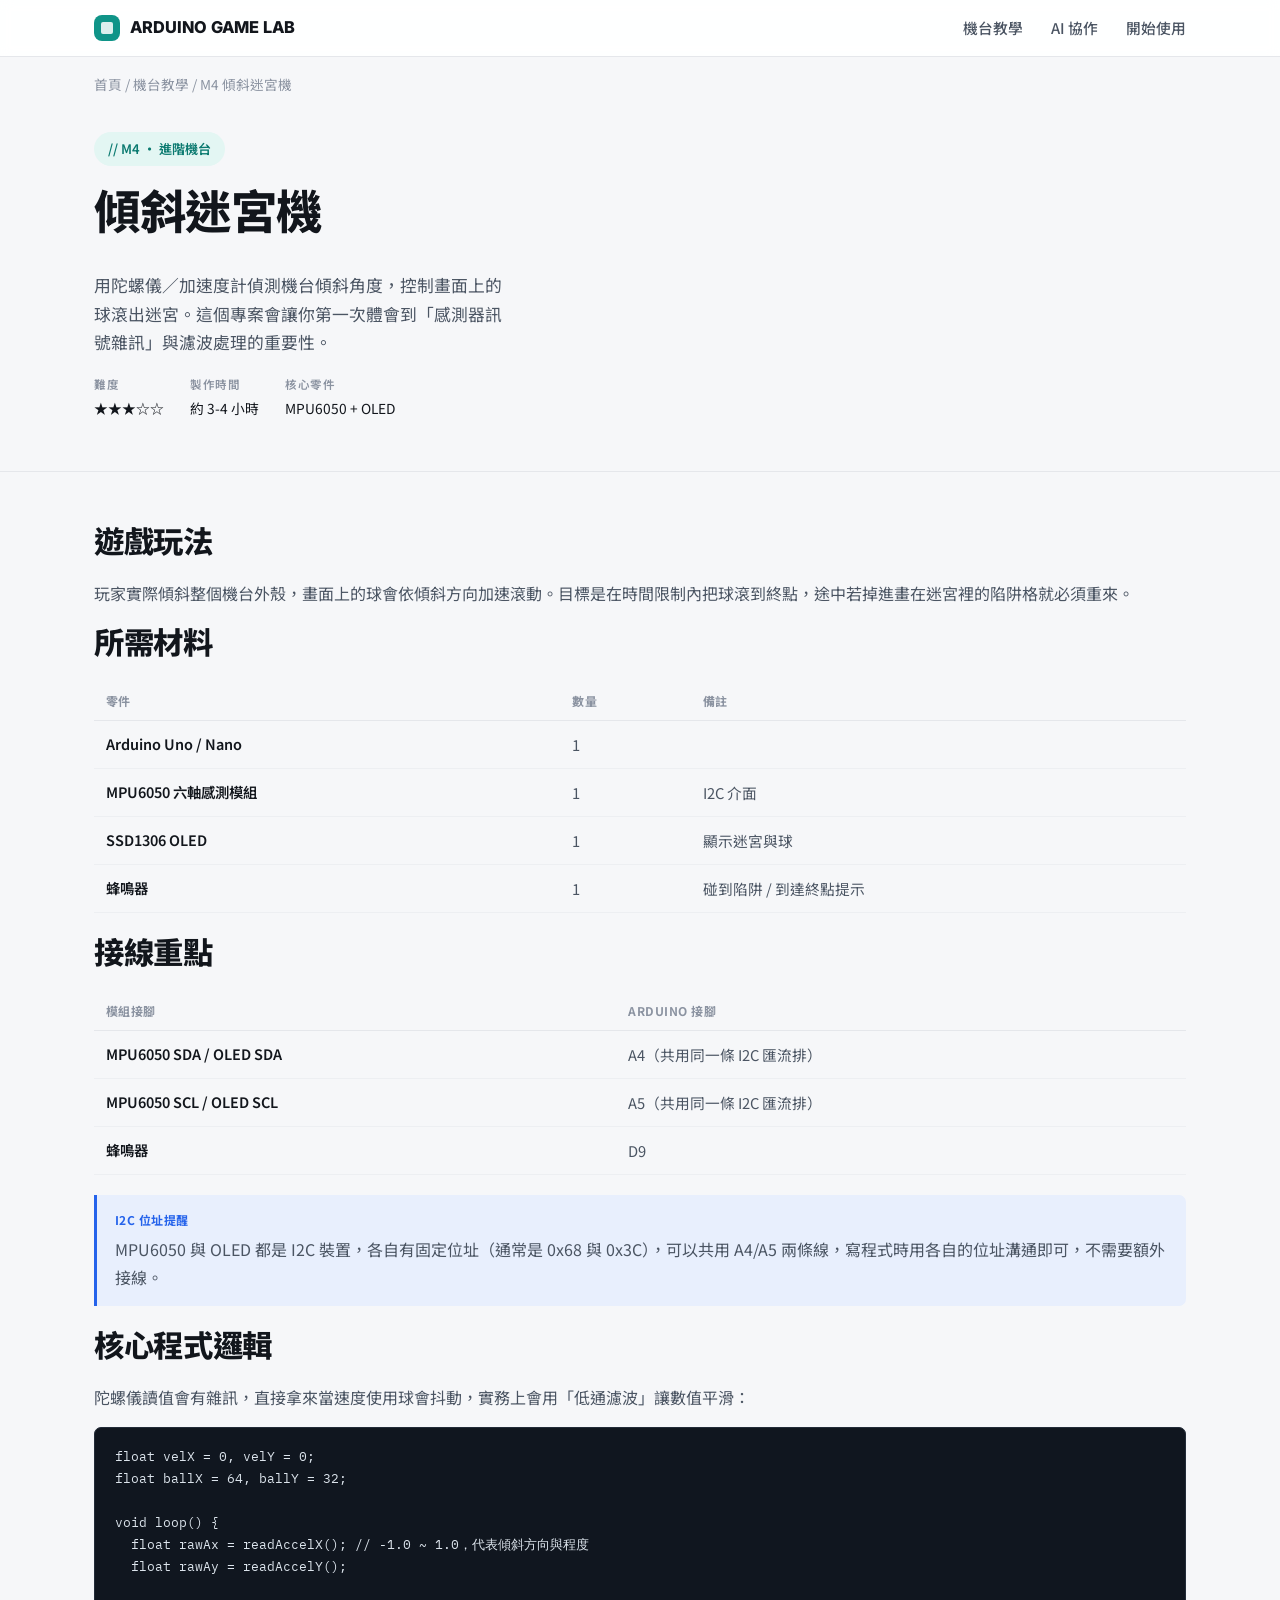
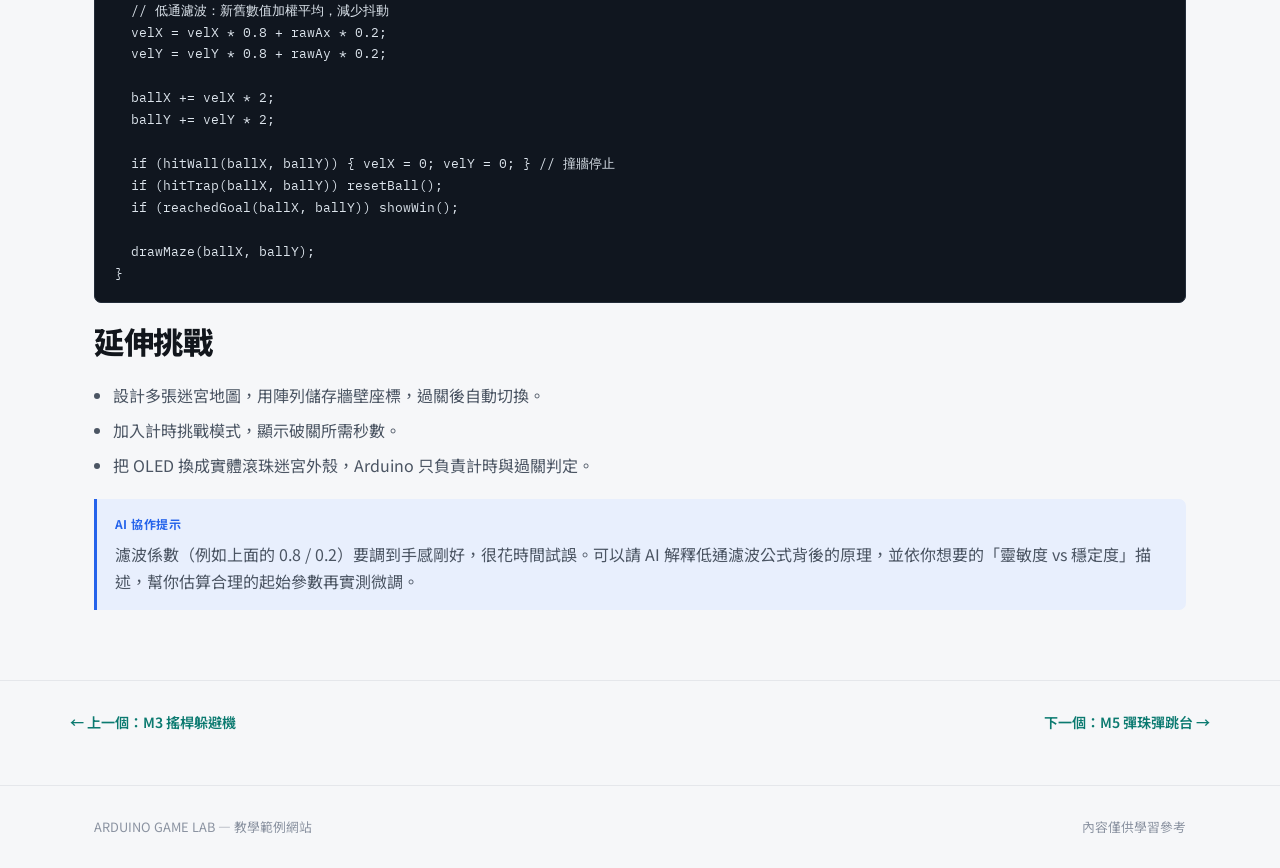
<file: tilt-maze.html>
<!DOCTYPE html>
<html lang="zh-Hant">
<head>
<meta charset="UTF-8">
<meta name="viewport" content="width=device-width, initial-scale=1.0">
<title>M4 傾斜迷宮機｜Arduino Game Lab</title>
<link rel="stylesheet" href="../style.css">
</head>
<body>

<header class="site-header">
  <nav class="nav">
    <div class="brand"><span class="dot"></span> ARDUINO GAME LAB</div>
    <div class="nav-links">
      <a href="../index.html#machines">機台教學</a>
      <a href="../ai-collaboration.html">AI 協作</a>
      <a href="../index.html#start">開始使用</a>
    </div>
  </nav>
</header>
<div class="breadcrumb"><a href="../index.html">首頁</a> / <a href="../index.html#machines">機台教學</a> / M4 傾斜迷宮機</div>

<section class="hero" style="padding-top:36px;">
  <div class="wrap">
    <span class="eyebrow">// M4 · 進階機台</span>
    <h1>傾斜迷宮機</h1>
    <p class="lead">用陀螺儀／加速度計偵測機台傾斜角度，控制畫面上的球滾出迷宮。這個專案會讓你第一次體會到「感測器訊號雜訊」與濾波處理的重要性。</p>
    <div class="meta-row">
      <div><span>難度</span>★★★☆☆</div>
      <div><span>製作時間</span>約 3-4 小時</div>
      <div><span>核心零件</span>MPU6050 + OLED</div>
    </div>
  </div>
</section>

<hr class="divider">

<section>
  <div class="wrap">
    <h2>遊戲玩法</h2>
    <p>玩家實際傾斜整個機台外殼，畫面上的球會依傾斜方向加速滾動。目標是在時間限制內把球滾到終點，途中若掉進畫在迷宮裡的陷阱格就必須重來。</p>

    <h2>所需材料</h2>
    <table>
      <thead><tr><th>零件</th><th>數量</th><th>備註</th></tr></thead>
      <tbody>
        <tr><td>Arduino Uno / Nano</td><td>1</td><td>&nbsp;</td></tr>
        <tr><td>MPU6050 六軸感測模組</td><td>1</td><td>I2C 介面</td></tr>
        <tr><td>SSD1306 OLED</td><td>1</td><td>顯示迷宮與球</td></tr>
        <tr><td>蜂鳴器</td><td>1</td><td>碰到陷阱 / 到達終點提示</td></tr>
      </tbody>
    </table>

    <h2>接線重點</h2>
    <table>
      <thead><tr><th>模組接腳</th><th>Arduino 接腳</th></tr></thead>
      <tbody>
        <tr><td>MPU6050 SDA / OLED SDA</td><td>A4（共用同一條 I2C 匯流排）</td></tr>
        <tr><td>MPU6050 SCL / OLED SCL</td><td>A5（共用同一條 I2C 匯流排）</td></tr>
        <tr><td>蜂鳴器</td><td>D9</td></tr>
      </tbody>
    </table>
    <div class="note">
      <span class="note-label">I2C 位址提醒</span>
      <p>MPU6050 與 OLED 都是 I2C 裝置，各自有固定位址（通常是 0x68 與 0x3C），可以共用 A4/A5 兩條線，寫程式時用各自的位址溝通即可，不需要額外接線。</p>
    </div>

    <h2>核心程式邏輯</h2>
    <p>陀螺儀讀值會有雜訊，直接拿來當速度使用球會抖動，實務上會用「低通濾波」讓數值平滑：</p>
    <pre>float velX = 0, velY = 0;
float ballX = 64, ballY = 32;

void loop() {
  float rawAx = readAccelX(); // -1.0 ~ 1.0，代表傾斜方向與程度
  float rawAy = readAccelY();

  // 低通濾波：新舊數值加權平均，減少抖動
  velX = velX * 0.8 + rawAx * 0.2;
  velY = velY * 0.8 + rawAy * 0.2;

  ballX += velX * 2;
  ballY += velY * 2;

  if (hitWall(ballX, ballY)) { velX = 0; velY = 0; } // 撞牆停止
  if (hitTrap(ballX, ballY)) resetBall();
  if (reachedGoal(ballX, ballY)) showWin();

  drawMaze(ballX, ballY);
}</pre>

    <h2>延伸挑戰</h2>
    <ul class="plain">
      <li>設計多張迷宮地圖，用陣列儲存牆壁座標，過關後自動切換。</li>
      <li>加入計時挑戰模式，顯示破關所需秒數。</li>
      <li>把 OLED 換成實體滾珠迷宮外殼，Arduino 只負責計時與過關判定。</li>
    </ul>

    <div class="note">
      <span class="note-label">AI 協作提示</span>
      <p>濾波係數（例如上面的 0.8 / 0.2）要調到手感剛好，很花時間試誤。可以請 AI 解釋低通濾波公式背後的原理，並依你想要的「靈敏度 vs 穩定度」描述，幫你估算合理的起始參數再實測微調。</p>
    </div>
  </div>
</section>

<hr class="divider">
<div class="wrap page-nav">
  <a href="joystick-dodge.html">← 上一個：M3 搖桿躲避機</a>
  <a href="pinball.html">下一個：M5 彈珠彈跳台 →</a>
</div>

<footer>
  <div class="wrap">
    <span>ARDUINO GAME LAB — 教學範例網站</span>
    <span>內容僅供學習參考</span>
  </div>
</footer>

</body>
</html>
</file>
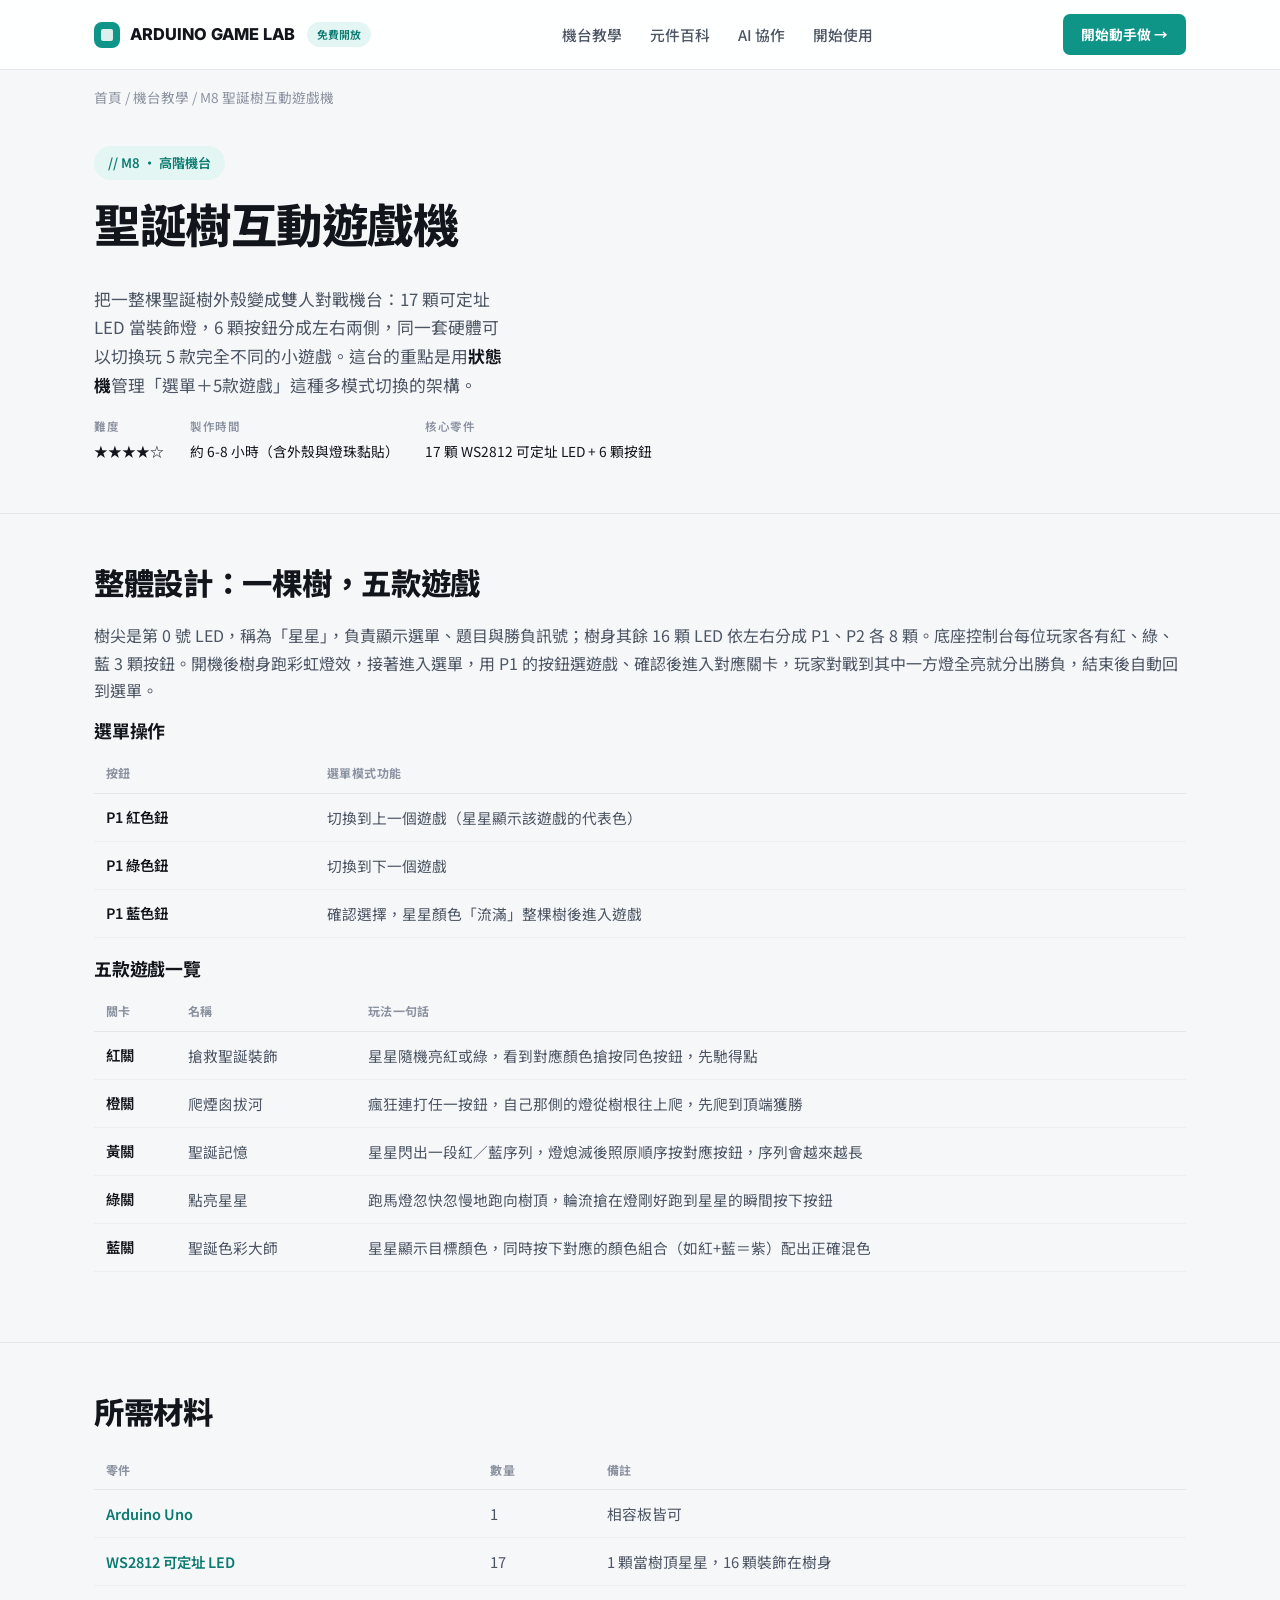
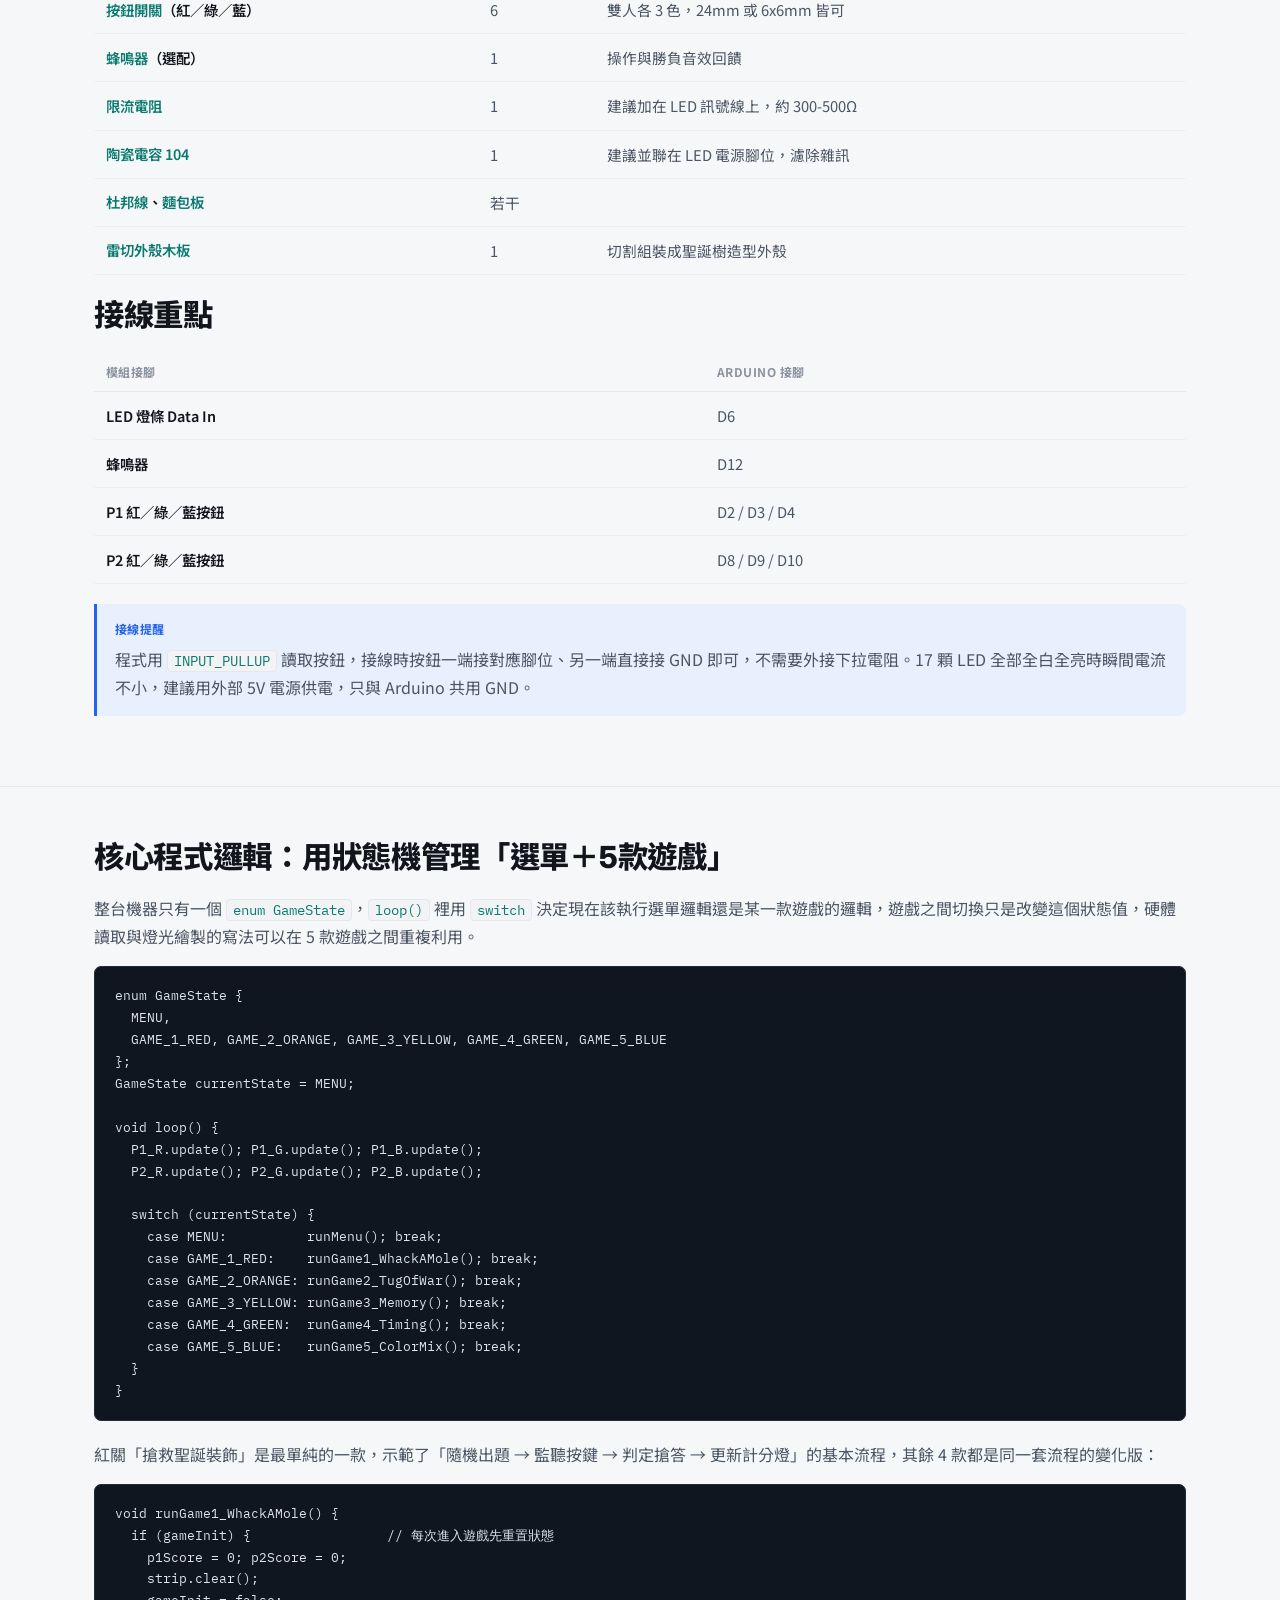
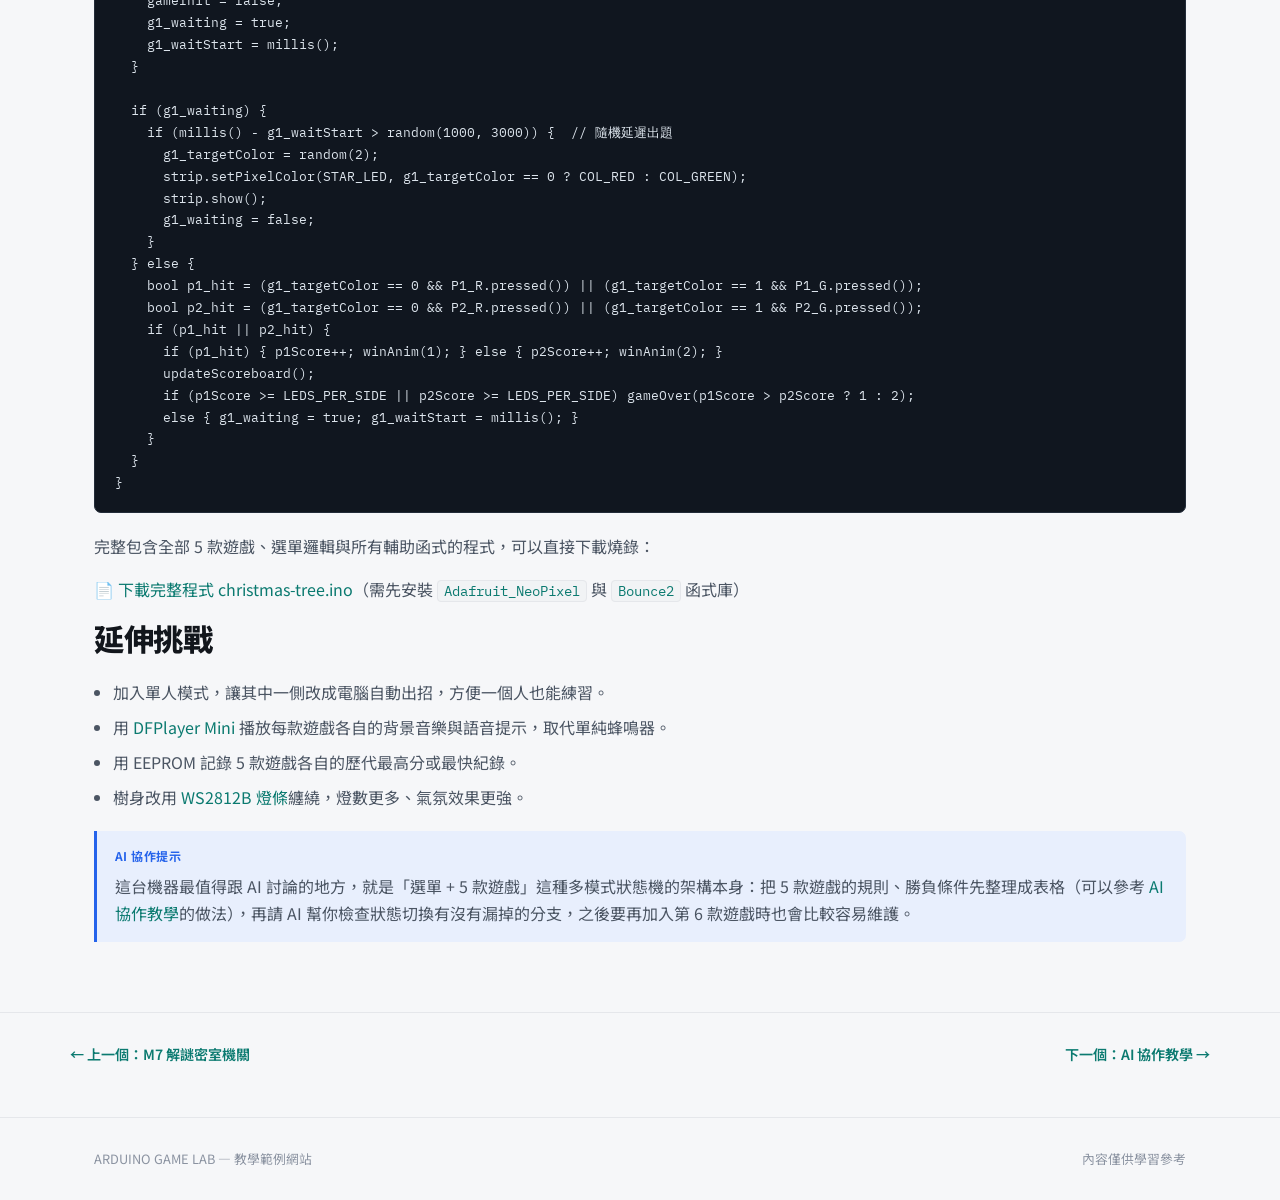
<file: machines/christmas-tree.html>
<!DOCTYPE html>
<html lang="zh-Hant">
<head>
<meta charset="UTF-8">
<meta name="viewport" content="width=device-width, initial-scale=1.0">
<title>M8 聖誕樹互動遊戲機｜Arduino Game Lab</title>
<link rel="stylesheet" href="../style.css">
</head>
<body>

<header class="site-header">
  <nav class="nav">
    <div class="brand"><span class="dot"></span> ARDUINO GAME LAB <span class="free-badge">免費開放</span></div>
    <div class="nav-links">
      <a href="../index.html#machines">機台教學</a>
      <a href="../components.html">元件百科</a>
      <a href="../ai-collaboration.html">AI 協作</a>
      <a href="../index.html#start">開始使用</a>
    </div>
    <a href="../index.html#machines" class="nav-cta">開始動手做 →</a>
  </nav>
</header>
<div class="breadcrumb"><a href="../index.html">首頁</a> / <a href="../index.html#machines">機台教學</a> / M8 聖誕樹互動遊戲機</div>

<section class="hero" style="padding-top:36px;">
  <div class="wrap">
    <span class="eyebrow">// M8 · 高階機台</span>
    <h1>聖誕樹互動遊戲機</h1>
    <p class="lead">把一整棵聖誕樹外殼變成雙人對戰機台：17 顆可定址 LED 當裝飾燈，6 顆按鈕分成左右兩側，同一套硬體可以切換玩 5 款完全不同的小遊戲。這台的重點是用<strong>狀態機</strong>管理「選單＋5款遊戲」這種多模式切換的架構。</p>
    <div class="meta-row">
      <div><span>難度</span>★★★★☆</div>
      <div><span>製作時間</span>約 6-8 小時（含外殼與燈珠黏貼）</div>
      <div><span>核心零件</span>17 顆 WS2812 可定址 LED + 6 顆按鈕</div>
    </div>
  </div>
</section>

<hr class="divider">

<section>
  <div class="wrap">
    <h2>整體設計：一棵樹，五款遊戲</h2>
    <p>樹尖是第 0 號 LED，稱為「星星」，負責顯示選單、題目與勝負訊號；樹身其餘 16 顆 LED 依左右分成 P1、P2 各 8 顆。底座控制台每位玩家各有紅、綠、藍 3 顆按鈕。開機後樹身跑彩虹燈效，接著進入選單，用 P1 的按鈕選遊戲、確認後進入對應關卡，玩家對戰到其中一方燈全亮就分出勝負，結束後自動回到選單。</p>

    <h3>選單操作</h3>
    <table>
      <thead><tr><th>按鈕</th><th>選單模式功能</th></tr></thead>
      <tbody>
        <tr><td>P1 紅色鈕</td><td>切換到上一個遊戲（星星顯示該遊戲的代表色）</td></tr>
        <tr><td>P1 綠色鈕</td><td>切換到下一個遊戲</td></tr>
        <tr><td>P1 藍色鈕</td><td>確認選擇，星星顏色「流滿」整棵樹後進入遊戲</td></tr>
      </tbody>
    </table>

    <h3>五款遊戲一覽</h3>
    <table>
      <thead><tr><th>關卡</th><th>名稱</th><th>玩法一句話</th></tr></thead>
      <tbody>
        <tr><td>紅關</td><td>搶救聖誕裝飾</td><td>星星隨機亮紅或綠，看到對應顏色搶按同色按鈕，先馳得點</td></tr>
        <tr><td>橙關</td><td>爬煙囪拔河</td><td>瘋狂連打任一按鈕，自己那側的燈從樹根往上爬，先爬到頂端獲勝</td></tr>
        <tr><td>黃關</td><td>聖誕記憶</td><td>星星閃出一段紅／藍序列，燈熄滅後照原順序按對應按鈕，序列會越來越長</td></tr>
        <tr><td>綠關</td><td>點亮星星</td><td>跑馬燈忽快忽慢地跑向樹頂，輪流搶在燈剛好跑到星星的瞬間按下按鈕</td></tr>
        <tr><td>藍關</td><td>聖誕色彩大師</td><td>星星顯示目標顏色，同時按下對應的顏色組合（如紅+藍＝紫）配出正確混色</td></tr>
      </tbody>
    </table>
  </div>
</section>

<hr class="divider">

<section>
  <div class="wrap">
    <h2>所需材料</h2>
    <table>
      <thead><tr><th>零件</th><th>數量</th><th>備註</th></tr></thead>
      <tbody>
        <tr><td><a href="../components.html#arduino-uno-r4">Arduino Uno</a></td><td>1</td><td>相容板皆可</td></tr>
        <tr><td><a href="../components.html#ws2812d">WS2812 可定址 LED</a></td><td>17</td><td>1 顆當樹頂星星，16 顆裝飾在樹身</td></tr>
        <tr><td><a href="../components.html#btn-24mm">按鈕開關</a>（紅／綠／藍）</td><td>6</td><td>雙人各 3 色，24mm 或 6x6mm 皆可</td></tr>
        <tr><td><a href="../components.html#speaker">蜂鳴器</a>（選配）</td><td>1</td><td>操作與勝負音效回饋</td></tr>
        <tr><td><a href="../components.html#resistor-100">限流電阻</a></td><td>1</td><td>建議加在 LED 訊號線上，約 300-500Ω</td></tr>
        <tr><td><a href="../components.html#cap-104">陶瓷電容 104</a></td><td>1</td><td>建議並聯在 LED 電源腳位，濾除雜訊</td></tr>
        <tr><td><a href="../components.html#dupont-wire">杜邦線</a>、<a href="../components.html#breadboard">麵包板</a></td><td>若干</td><td>&nbsp;</td></tr>
        <tr><td><a href="../components.html#enclosure">雷切外殼木板</a></td><td>1</td><td>切割組裝成聖誕樹造型外殼</td></tr>
      </tbody>
    </table>

    <h2>接線重點</h2>
    <table>
      <thead><tr><th>模組接腳</th><th>Arduino 接腳</th></tr></thead>
      <tbody>
        <tr><td>LED 燈條 Data In</td><td>D6</td></tr>
        <tr><td>蜂鳴器</td><td>D12</td></tr>
        <tr><td>P1 紅／綠／藍按鈕</td><td>D2 / D3 / D4</td></tr>
        <tr><td>P2 紅／綠／藍按鈕</td><td>D8 / D9 / D10</td></tr>
      </tbody>
    </table>
    <div class="note">
      <span class="note-label">接線提醒</span>
      <p>程式用 <code>INPUT_PULLUP</code> 讀取按鈕，接線時按鈕一端接對應腳位、另一端直接接 GND 即可，不需要外接下拉電阻。17 顆 LED 全部全白全亮時瞬間電流不小，建議用外部 5V 電源供電，只與 Arduino 共用 GND。</p>
    </div>
  </div>
</section>

<hr class="divider">

<section>
  <div class="wrap">
    <h2>核心程式邏輯：用狀態機管理「選單＋5款遊戲」</h2>
    <p>整台機器只有一個 <code>enum GameState</code>，<code>loop()</code> 裡用 <code>switch</code> 決定現在該執行選單邏輯還是某一款遊戲的邏輯，遊戲之間切換只是改變這個狀態值，硬體讀取與燈光繪製的寫法可以在 5 款遊戲之間重複利用。</p>
    <pre>enum GameState {
  MENU,
  GAME_1_RED, GAME_2_ORANGE, GAME_3_YELLOW, GAME_4_GREEN, GAME_5_BLUE
};
GameState currentState = MENU;

void loop() {
  P1_R.update(); P1_G.update(); P1_B.update();
  P2_R.update(); P2_G.update(); P2_B.update();

  switch (currentState) {
    case MENU:          runMenu(); break;
    case GAME_1_RED:    runGame1_WhackAMole(); break;
    case GAME_2_ORANGE: runGame2_TugOfWar(); break;
    case GAME_3_YELLOW: runGame3_Memory(); break;
    case GAME_4_GREEN:  runGame4_Timing(); break;
    case GAME_5_BLUE:   runGame5_ColorMix(); break;
  }
}</pre>
    <p>紅關「搶救聖誕裝飾」是最單純的一款，示範了「隨機出題 → 監聽按鍵 → 判定搶答 → 更新計分燈」的基本流程，其餘 4 款都是同一套流程的變化版：</p>
    <pre>void runGame1_WhackAMole() {
  if (gameInit) {                 // 每次進入遊戲先重置狀態
    p1Score = 0; p2Score = 0;
    strip.clear();
    gameInit = false;
    g1_waiting = true;
    g1_waitStart = millis();
  }

  if (g1_waiting) {
    if (millis() - g1_waitStart > random(1000, 3000)) {  // 隨機延遲出題
      g1_targetColor = random(2);
      strip.setPixelColor(STAR_LED, g1_targetColor == 0 ? COL_RED : COL_GREEN);
      strip.show();
      g1_waiting = false;
    }
  } else {
    bool p1_hit = (g1_targetColor == 0 && P1_R.pressed()) || (g1_targetColor == 1 && P1_G.pressed());
    bool p2_hit = (g1_targetColor == 0 && P2_R.pressed()) || (g1_targetColor == 1 && P2_G.pressed());
    if (p1_hit || p2_hit) {
      if (p1_hit) { p1Score++; winAnim(1); } else { p2Score++; winAnim(2); }
      updateScoreboard();
      if (p1Score >= LEDS_PER_SIDE || p2Score >= LEDS_PER_SIDE) gameOver(p1Score > p2Score ? 1 : 2);
      else { g1_waiting = true; g1_waitStart = millis(); }
    }
  }
}</pre>
    <p>完整包含全部 5 款遊戲、選單邏輯與所有輔助函式的程式，可以直接下載燒錄：</p>
    <p><a href="christmas-tree.ino">📄 下載完整程式 christmas-tree.ino</a>（需先安裝 <code>Adafruit_NeoPixel</code> 與 <code>Bounce2</code> 函式庫）</p>

    <h2>延伸挑戰</h2>
    <ul class="plain">
      <li>加入單人模式，讓其中一側改成電腦自動出招，方便一個人也能練習。</li>
      <li>用 <a href="../components.html#dfplayer">DFPlayer Mini</a> 播放每款遊戲各自的背景音樂與語音提示，取代單純蜂鳴器。</li>
      <li>用 EEPROM 記錄 5 款遊戲各自的歷代最高分或最快紀錄。</li>
      <li>樹身改用 <a href="../components.html#ws2812b-strip">WS2812B 燈條</a>纏繞，燈數更多、氣氛效果更強。</li>
    </ul>

    <div class="note">
      <span class="note-label">AI 協作提示</span>
      <p>這台機器最值得跟 AI 討論的地方，就是「選單 + 5 款遊戲」這種多模式狀態機的架構本身：把 5 款遊戲的規則、勝負條件先整理成表格（可以參考 <a href="../ai-collaboration.html">AI 協作教學</a>的做法），再請 AI 幫你檢查狀態切換有沒有漏掉的分支，之後要再加入第 6 款遊戲時也會比較容易維護。</p>
    </div>
  </div>
</section>

<hr class="divider">
<div class="wrap page-nav">
  <a href="puzzle-escape.html">← 上一個：M7 解謎密室機關</a>
  <a href="../ai-collaboration.html">下一個：AI 協作教學 →</a>
</div>

<footer>
  <div class="wrap">
    <span>ARDUINO GAME LAB — 教學範例網站</span>
    <span>內容僅供學習參考</span>
  </div>
</footer>

</body>
</html>
</file>
<file: style.css>
/* ============================================================
   Arduino Game Lab — 共用樣式表（淺色 SaaS 風格，依參考截圖設計）
   ============================================================ */

@import url('https://fonts.googleapis.com/css2?family=Inter:wght@400;500;600;700;800&family=Noto+Sans+TC:wght@400;500;600;700;800&family=IBM+Plex+Mono:wght@400;500;600&display=swap');

:root{
  /* -- 色彩 -- */
  --bg: #F6F7F9;
  --bg-alt: #EEF1F4;
  --surface: #FFFFFF;
  --surface-alt: #F1F3F5;
  --border: #E5E7EB;
  --border-soft: #EDEFF2;

  --teal: #0F9488;
  --teal-light: #13B0A2;
  --teal-tint: #E3F6F3;
  --teal-dark: #0B7A70;

  --blue: #2563EB;
  --blue-light: #3B82F6;
  --blue-tint: #E8EFFD;

  --orange: #EA8C2E;
  --orange-light: #F4A54F;
  --orange-tint: #FDF0DF;

  --green-check: #16A34A;
  --yellow-mark: #FDE68A;
  --red: #E24C3F;

  --text: #12161C;
  --text-soft: #4B5563;
  --text-mute: #8B93A1;

  --radius: 10px;
  --radius-sm: 7px;
  --radius-pill: 999px;
  --max-w: 1140px;
  --shadow: 0 1px 2px rgba(16,24,40,0.04), 0 8px 24px -12px rgba(16,24,40,0.10);

  --font-display: 'Inter', 'Noto Sans TC', -apple-system, sans-serif;
  --font-body: 'Noto Sans TC', 'Inter', -apple-system, sans-serif;
  --font-mono: 'IBM Plex Mono', monospace;
}

*{ box-sizing: border-box; }
html{ scroll-behavior: smooth; }

body{
  margin:0;
  background: var(--bg);
  color: var(--text);
  font-family: var(--font-body);
  line-height: 1.7;
  font-size: 16px;
}

a{ color: var(--teal-dark); text-decoration: none; }
a:hover{ text-decoration: underline; }
::selection{ background: var(--yellow-mark); color: var(--text); }
:focus-visible{ outline: 2px solid var(--teal); outline-offset: 2px; }

h1,h2,h3,h4{
  font-family: var(--font-display);
  font-weight: 800;
  line-height: 1.32;
  color: var(--text);
  margin: 0 0 0.6em;
  letter-spacing: -0.01em;
}
h1{ font-size: clamp(1.9rem, 4vw, 2.9rem); }
h2{ font-size: clamp(1.35rem, 2.4vw, 1.9rem); }
h3{ font-size: 1.12rem; color: var(--text); font-weight:700; }
p{ margin: 0 0 1em; color: var(--text-soft); }
strong{ color: var(--text); }

.wrap{ max-width: var(--max-w); margin: 0 auto; padding: 0 24px; }

/* -------------------- 導覽列 -------------------- */
.site-header{
  position: sticky; top:0; z-index: 50;
  background: rgba(255,255,255,0.9);
  backdrop-filter: blur(6px);
  border-bottom: 1px solid var(--border);
}
.nav{
  display:flex; align-items:center; justify-content:space-between;
  padding: 14px 24px; max-width: var(--max-w); margin:0 auto;
}
.brand{
  font-family: var(--font-display); font-weight:800; font-size: 1.02rem; color: var(--text);
  display:flex; align-items:center; gap:10px;
}
.brand .dot{
  width:26px; height:26px; border-radius:8px; background: var(--teal);
  box-shadow:none; position:relative; display:inline-flex;
}
.brand .dot::after{
  content:""; position:absolute; inset:7px; border-radius:2px; background:#fff; opacity:.85;
}
.brand .free-badge{
  font-family: var(--font-body); font-weight:600; font-size:0.68rem; color: var(--teal-dark);
  background: var(--teal-tint); padding: 3px 10px; border-radius: var(--radius-pill); margin-left:2px;
}
.nav-links{ display:flex; gap: 28px; font-size: 0.92rem; }
.nav-links a{ color: var(--text-soft); font-weight:500; }
.nav-links a:hover{ color: var(--teal-dark); text-decoration:none; }
.nav-cta{
  font-size:0.86rem; font-weight:700; color:#fff; background: var(--teal);
  padding: 9px 18px; border-radius: var(--radius-sm);
}
.nav-cta:hover{ background: var(--teal-light); text-decoration:none; }
.breadcrumb{ font-size:0.85rem; color: var(--text-mute); padding: 16px 24px 0; max-width: var(--max-w); margin:0 auto; }
.breadcrumb a{ color: var(--text-mute); }
.breadcrumb a:hover{ color: var(--teal-dark); }

/* -------------------- Hero -------------------- */
.hero{ padding: 56px 0 44px; }
.hero-grid{ display:grid; grid-template-columns: 1.1fr 0.9fr; gap: 48px; align-items:center; }
.hero-grid-app{ display:grid; grid-template-columns: 0.95fr 1.2fr 0.75fr; gap: 22px; align-items:start; }

.eyebrow{
  font-family: var(--font-body); font-size:0.82rem; font-weight:600;
  color: var(--teal-dark); background: var(--teal-tint);
  display:inline-block; padding: 6px 14px; border-radius: var(--radius-pill); margin-bottom: 16px;
}
.section-head .eyebrow{ margin-bottom: 10px; }
.hero mark, .hl{
  background: var(--yellow-mark); background-image: linear-gradient(transparent 62%, var(--yellow-mark) 62%);
  color: var(--text); padding: 0 2px; box-decoration-break: clone;
}
.hero p.lead{ font-size: 1.05rem; max-width: 46ch; color: var(--text-soft); }
.btn-row{ display:flex; gap:14px; margin-top: 26px; flex-wrap:wrap; }

.btn{
  font-family: var(--font-body); font-size: 0.92rem; font-weight:700;
  padding: 12px 22px; border-radius: var(--radius-sm); border:1px solid var(--border);
  display:inline-block; cursor:pointer; transition: all .15s; background: var(--surface); color: var(--text);
}
.btn-primary{ background: var(--teal); color:#fff; border-color: var(--teal); }
.btn-primary:hover{ background: var(--teal-light); border-color: var(--teal-light); text-decoration:none; }
.btn-ghost{ color: var(--text); background: var(--surface); border-color: var(--border); }
.btn-ghost:hover{ border-color: var(--teal); color: var(--teal-dark); text-decoration:none; background: var(--teal-tint); }

/* -------------------- AI 助理示範面板 -------------------- */
.assistant-panel{
  background: var(--surface); border:1px solid var(--border); border-radius: var(--radius);
  overflow:hidden; text-decoration:none; display:block; color:inherit; box-shadow: var(--shadow);
  transition: box-shadow .15s, border-color .15s;
}
.assistant-panel:hover{ border-color: var(--teal); box-shadow: 0 4px 16px -6px rgba(15,148,136,0.28); text-decoration:none; }
.assistant-head{
  display:flex; align-items:center; justify-content:space-between;
  padding: 14px 18px; border-bottom:1px solid var(--border-soft);
}
.assistant-head .title{ font-weight:700; font-size:0.95rem; display:flex; align-items:center; gap:8px; color: var(--text); }
.assistant-head .title .dot{ width:9px; height:9px; border-radius:50%; background: var(--teal); box-shadow:none; }
.assistant-head .badge{ font-size:0.72rem; color: var(--text-mute); background: var(--surface-alt); padding:3px 10px; border-radius: var(--radius-pill); }
.assistant-body{ padding: 18px; }
.chat-bubble{ font-size:0.88rem; line-height:1.65; margin-bottom:12px; max-width: 96%; }
.chat-bubble.bot{ background: var(--surface-alt); border-radius: 3px 14px 14px 14px; padding: 12px 15px; color: var(--text-soft); }
.chat-bubble .who{ display:block; font-size:0.72rem; font-weight:700; color: var(--teal-dark); margin-bottom:5px; }
.assistant-cta{
  display:flex; align-items:center; justify-content:space-between; gap:10px;
  border-top:1px solid var(--border-soft); padding: 13px 18px; font-size:0.82rem; color: var(--text-mute); background: var(--surface-alt);
}
.assistant-cta .go{ color: var(--teal-dark); font-weight:700; }

/* -------------------- 學習進度面板 -------------------- */
.progress-panel{
  background: var(--surface); border:1px solid var(--border); border-radius: var(--radius);
  padding: 18px 18px 8px; box-shadow: var(--shadow);
}
.progress-head{ display:flex; justify-content:space-between; align-items:baseline; margin-bottom: 16px; }
.progress-head h3{ font-size:0.95rem; margin:0; color: var(--text); }
.progress-head span{ font-size:0.76rem; color: var(--text-mute); font-weight:600; }
.progress-item{ display:flex; gap:12px; align-items:flex-start; }
.progress-item .num{
  flex:none; width:26px; height:26px; border-radius:50%; background: var(--teal-tint); border:1px solid var(--teal);
  color: var(--teal-dark); font-weight:700; font-size:0.8rem; display:flex; align-items:center; justify-content:center;
}
.progress-item strong{ display:block; font-size:0.9rem; color: var(--text); }
.progress-item p{ font-size:0.79rem; margin: 2px 0 0; color: var(--text-mute); }
.progress-arrow{
  width:26px; height:20px; display:flex; align-items:center; justify-content:center; margin: 2px 0 2px;
  color: var(--text-mute); font-size:0.85rem;
}

/* -------------------- 三步驟流程列 -------------------- */
.flow-row{ display:flex; align-items:flex-start; justify-content:space-between; gap: 16px; flex-wrap:wrap; }
.flow-step{ display:flex; align-items:flex-start; gap:14px; flex: 1 1 240px; }
.flow-icon{
  flex:none; width:46px; height:46px; border-radius: var(--radius-sm); background: var(--teal-tint);
  color: var(--teal-dark); font-weight:800; font-size:0.85rem;
  display:flex; align-items:center; justify-content:center;
}
.flow-step:nth-child(3) .flow-icon{ background: var(--blue-tint); color: var(--blue); }
.flow-step:nth-child(5) .flow-icon{ background: var(--orange-tint); color: var(--orange); }
.flow-step h4{ margin:0 0 3px; font-size:0.98rem; color: var(--text); }
.flow-step p{ margin:0; font-size:0.83rem; color: var(--text-mute); }
.flow-arrow{ flex:none; color: var(--text-mute); font-size:1.1rem; padding-top:12px; }

/* -------------------- 通用區塊 -------------------- */
section{ padding: 50px 0; }
.divider{ border:0; height:1px; background: var(--border); margin: 0; }
.section-head{ max-width: 60ch; margin-bottom: 28px; }

/* -------------------- 機台卡片格線 -------------------- */
.card-grid{ display:grid; grid-template-columns: repeat(auto-fit, minmax(260px,1fr)); gap: 20px; }
.card{
  position:relative; background: var(--surface); border:1px solid var(--border); border-radius: var(--radius);
  padding: 22px 20px 20px; transition: box-shadow .15s, border-color .15s, transform .15s; box-shadow: var(--shadow);
}
.card:hover{ border-color: var(--teal); transform: translateY(-2px); box-shadow: 0 8px 24px -10px rgba(15,148,136,0.22); }
.card .ref{ font-size:0.76rem; font-weight:700; color: var(--teal-dark); }
.card h3{ margin: 8px 0 8px; }
.card p{ font-size:0.92rem; margin-bottom: 12px; }
.tag-row{ display:flex; gap:8px; flex-wrap:wrap; }
.tag{
  font-size:0.72rem; color: var(--text-soft); background: var(--surface-alt);
  border:1px solid var(--border); border-radius: var(--radius-pill); padding: 3px 10px;
}
.card-link{ display:block; margin-top:14px; font-size:0.88rem; font-weight:700; color: var(--teal-dark); }
.card.highlight{ border-color: var(--teal); background: linear-gradient(180deg, var(--teal-tint), var(--surface) 60%); }

/* -------------------- 大型功能卡 -------------------- */
.feature-grid{ display:grid; grid-template-columns: repeat(3, 1fr); gap: 20px; }
.feature-card{
  position:relative; background: var(--surface); border:1px solid var(--border); border-radius: var(--radius);
  padding: 28px 22px 22px; display:flex; flex-direction:column; box-shadow: var(--shadow);
}
.feature-card .ribbon{
  position:absolute; top:0; left:22px; transform: translateY(-50%);
  background: var(--teal); color:#fff; font-weight:700; font-size:0.7rem; padding:5px 12px; border-radius: var(--radius-pill);
}
.icon-block{
  width:54px; height:54px; border-radius: var(--radius-sm); display:flex; align-items:center; justify-content:center;
  font-weight:800; font-size:0.85rem; margin-bottom:18px; background: var(--teal-tint); color: var(--teal-dark);
}
.feature-card.blue .icon-block{ background: var(--blue-tint); color: var(--blue); }
.feature-card.orange .icon-block{ background: var(--orange-tint); color: var(--orange); }
.feature-card h3{ margin-bottom:8px; }
.feature-card p.desc{ font-size:0.9rem; margin-bottom: 14px; }
ul.check-list{ list-style:none; padding:0; margin: 0 0 22px; }
ul.check-list li{ position:relative; padding-left:24px; margin-bottom:10px; font-size:0.87rem; color: var(--text-soft); }
ul.check-list li::before{ content:"✓"; position:absolute; left:0; top:0; color: var(--green-check); font-weight:800; }
.feature-card .card-btn-row{ margin-top:auto; display:flex; gap:10px; flex-wrap:wrap; }
.btn-sm{ font-size:0.82rem; padding: 9px 16px; }
.btn-blue{ background: var(--blue); color:#fff; border-color: var(--blue); }
.btn-blue:hover{ background: var(--blue-light); border-color: var(--blue-light); text-decoration:none; }
.btn-orange{ background: var(--orange); color:#fff; border-color: var(--orange); }
.btn-orange:hover{ background: var(--orange-light); border-color: var(--orange-light); text-decoration:none; }

/* -------------------- 表格 -------------------- */
table{ width:100%; border-collapse: collapse; font-size:0.92rem; margin: 8px 0 20px; }
thead th{
  text-align:left; font-size:0.75rem; font-weight:700; color: var(--text-mute);
  text-transform:uppercase; letter-spacing:0.04em; padding: 9px 12px; border-bottom:1px solid var(--border);
}
tbody td{ padding: 11px 12px; border-bottom: 1px solid var(--border-soft); color: var(--text-soft); }
tbody td:first-child{ color: var(--text); font-weight:600; font-size:0.9rem; }

/* -------------------- 程式碼區塊（維持深色以利閱讀）-------------------- */
pre{
  background: #10161F; border:1px solid #232C39; border-radius: var(--radius-sm);
  padding: 18px 20px; overflow-x:auto; font-family: var(--font-mono); font-size: 0.83rem;
  line-height:1.65; color: #DCE4EC; margin: 8px 0 20px;
}
code{ font-family: var(--font-mono); }
p code, li code{ background: var(--surface-alt); padding: 1px 6px; border-radius:4px; font-size:0.88em; color: var(--teal-dark); border:1px solid var(--border); }

/* -------------------- 提示卡 -------------------- */
.note{
  border-left: 3px solid var(--blue); background: var(--blue-tint);
  padding: 15px 18px; border-radius: 0 var(--radius-sm) var(--radius-sm) 0; margin: 20px 0;
}
.note .note-label{ font-size:0.75rem; font-weight:700; color: var(--blue); text-transform:uppercase; letter-spacing:0.04em; display:block; margin-bottom:6px; }
.note p{ color: var(--text-soft); }
.note p:last-child{ margin-bottom:0; }

.prompt-card{
  background: var(--surface-alt); border:1px solid var(--border); border-radius: var(--radius-sm);
  padding: 16px 18px; margin: 14px 0; font-family: var(--font-mono); font-size:0.85rem; color: var(--text-soft);
}
.prompt-card .who{ color: var(--teal-dark); margin-bottom:6px; display:block; font-weight:700; font-family: var(--font-body); }

/* -------------------- 難度／統計 標籤列 -------------------- */
.meta-row{ display:flex; gap: 26px; flex-wrap:wrap; margin: 18px 0 6px; font-size:0.86rem; }
.meta-row div span{ display:block; color: var(--text-mute); font-size:0.72rem; text-transform:uppercase; letter-spacing:.05em; margin-bottom:3px; font-weight:600; }

/* -------------------- 清單 -------------------- */
ul.plain, ol.plain{ padding-left: 1.2em; }
ul.plain li, ol.plain li{ margin-bottom: 8px; color: var(--text-soft); }

/* -------------------- 步驟清單 -------------------- */
.steps{ list-style:none; padding:0; counter-reset: step; }
.steps li{ counter-increment: step; position:relative; padding-left: 46px; margin-bottom: 18px; color: var(--text-soft); }
.steps li::before{
  content: counter(step, decimal-leading-zero);
  position:absolute; left:0; top:-2px; font-size:0.78rem; font-weight:700;
  color: var(--teal-dark); background: var(--teal-tint); border-radius:50%;
  width:30px; height:30px; display:flex; align-items:center; justify-content:center;
}

/* -------------------- 底部資訊條 -------------------- */
.info-strip{ background: var(--surface-alt); border-top:1px solid var(--border); border-bottom:1px solid var(--border); padding: 32px 0; }
.info-grid{ display:grid; grid-template-columns: repeat(4, 1fr); gap: 26px; }
.info-item{ display:flex; gap:12px; }
.info-item .mark{
  flex:none; width:32px; height:32px; border-radius: var(--radius-sm); background: var(--surface);
  border:1px solid var(--border); display:flex; align-items:center; justify-content:center; color: var(--teal-dark); font-weight:700; font-size:0.82rem;
}
.info-item strong{ display:block; font-size:0.88rem; color: var(--text); margin-bottom:3px; }
.info-item p{ font-size:0.8rem; margin:0; color: var(--text-mute); }

/* -------------------- 頁尾 -------------------- */
.page-nav{ display:flex; justify-content:space-between; gap: 16px; padding: 30px 0; font-size:0.88rem; font-weight:600; }
footer{ border-top: 1px solid var(--border); padding: 30px 0; margin-top: 20px; font-size:0.8rem; color: var(--text-mute); }
footer .wrap{ display:flex; justify-content:space-between; flex-wrap:wrap; gap:10px; }

@media (max-width: 780px){
  .hero-grid{ grid-template-columns: 1fr; }
  .hero-grid-app{ grid-template-columns: 1fr; }
  .nav-links{ display:none; }
  .feature-grid{ grid-template-columns: 1fr; }
  .info-grid{ grid-template-columns: 1fr 1fr; }
  .flow-arrow{ display:none; }
}

/* ============================================================
   元件百科頁面專用樣式
   ============================================================ */
:root{
  --red-tint: #FDECEA;
  --purple: #7C5CBF;
  --purple-light: #9679D1;
  --purple-tint: #EFE9F9;
}
.feature-grid{ grid-template-columns: repeat(auto-fit, minmax(250px,1fr)); }
.feature-card.red .icon-block{ background: var(--red-tint); color: var(--red); }
.feature-card.purple .icon-block{ background: var(--purple-tint); color: var(--purple); }
.btn-red{ background: var(--red); color:#fff; border-color: var(--red); }
.btn-red:hover{ background:#EB6357; border-color:#EB6357; text-decoration:none; }
.btn-purple{ background: var(--purple); color:#fff; border-color: var(--purple); }
.btn-purple:hover{ background: var(--purple-light); border-color: var(--purple-light); text-decoration:none; }

section[id], .card[id]{ scroll-margin-top: 90px; }

.quicknav{ display:flex; flex-wrap:wrap; gap:10px; margin-bottom: 8px; }
.quicknav a{
  font-size:0.82rem; font-weight:600; color: var(--text-soft); background: var(--surface-alt);
  border:1px solid var(--border); padding:7px 15px; border-radius: var(--radius-pill);
}
.quicknav a:hover{ color: var(--teal-dark); border-color: var(--teal); text-decoration:none; }

a.tag{ display:inline-block; }
a.tag:hover{ border-color: var(--teal); color: var(--teal-dark); text-decoration:none; }
.tag-used{ background: var(--teal-tint); color: var(--teal-dark); border-color: var(--teal); font-weight:600; }

.category-head{ display:flex; align-items:baseline; gap:12px; margin-bottom: 6px; }
.category-head .cat-count{ font-size:0.8rem; color: var(--text-mute); font-weight:600; }

/* -------------------- 章節編號徽章（①②③...）-------------------- */
.section-num{
  display:inline-flex; align-items:center; justify-content:center; flex:none;
  width:30px; height:30px; border-radius:50%; background: var(--teal-tint); color: var(--teal-dark);
  font-family: var(--font-display); font-weight:700; font-size:0.88rem;
}
h2.numbered{ display:flex; align-items:center; gap:12px; }

/* -------------------- 互動表單元件（提示詞產生器等用）-------------------- */
.field-label{ display:block; font-size:0.88rem; font-weight:700; color: var(--text); margin:18px 0 6px; }
.field-label:first-child{ margin-top:0; }
textarea.field{
  width:100%; background: var(--surface); border:1px solid var(--border); border-radius: var(--radius-sm);
  color: var(--text); padding:12px 14px; font-size:0.92rem; font-family: var(--font-body); min-height:60px;
  resize:vertical; line-height:1.6;
}
textarea.field:focus{ outline:none; border-color: var(--teal); }
.check-row{ display:flex; gap:10px; align-items:flex-start; padding:11px 0; border-bottom:1px solid var(--border-soft); cursor:pointer; }
.check-row:last-child{ border-bottom:none; }
.check-row input{ margin-top:4px; width:17px; height:17px; accent-color: var(--teal); flex:none; }
.check-row .rule{ font-size:0.88rem; color: var(--text); }
.check-row .why{ font-size:0.8rem; color: var(--text-mute); margin-top:3px; }
.check-row .why b{ color: var(--orange); font-weight:700; }
.output-box{
  margin-top:16px; background: var(--surface-alt); border:1px solid var(--border); border-radius: var(--radius-sm);
  padding:16px; white-space:pre-wrap; font-size:0.86rem; color: var(--text); line-height:1.7; display:none; font-family: var(--font-mono);
}
.output-box.show{ display:block; }
.copied-msg{ color: var(--green-check); font-size:0.82rem; margin-left:8px; }

/* 可折疊的進階選項 */
details.spec-card{ background: var(--surface); border:1px solid var(--border); border-radius: var(--radius); box-shadow: var(--shadow); }
details.spec-card summary{ list-style:none; cursor:pointer; padding:20px 22px; display:flex; align-items:center; gap:10px; }
details.spec-card summary::-webkit-details-marker{ display:none; }
details.spec-card summary::after{ content:"+"; margin-left:auto; color: var(--text-mute); font-family: var(--font-display); font-size:1.1rem; }
details.spec-card[open] summary::after{ content:"−"; }
details.spec-card .body{ padding:0 22px 20px; }
</file>
